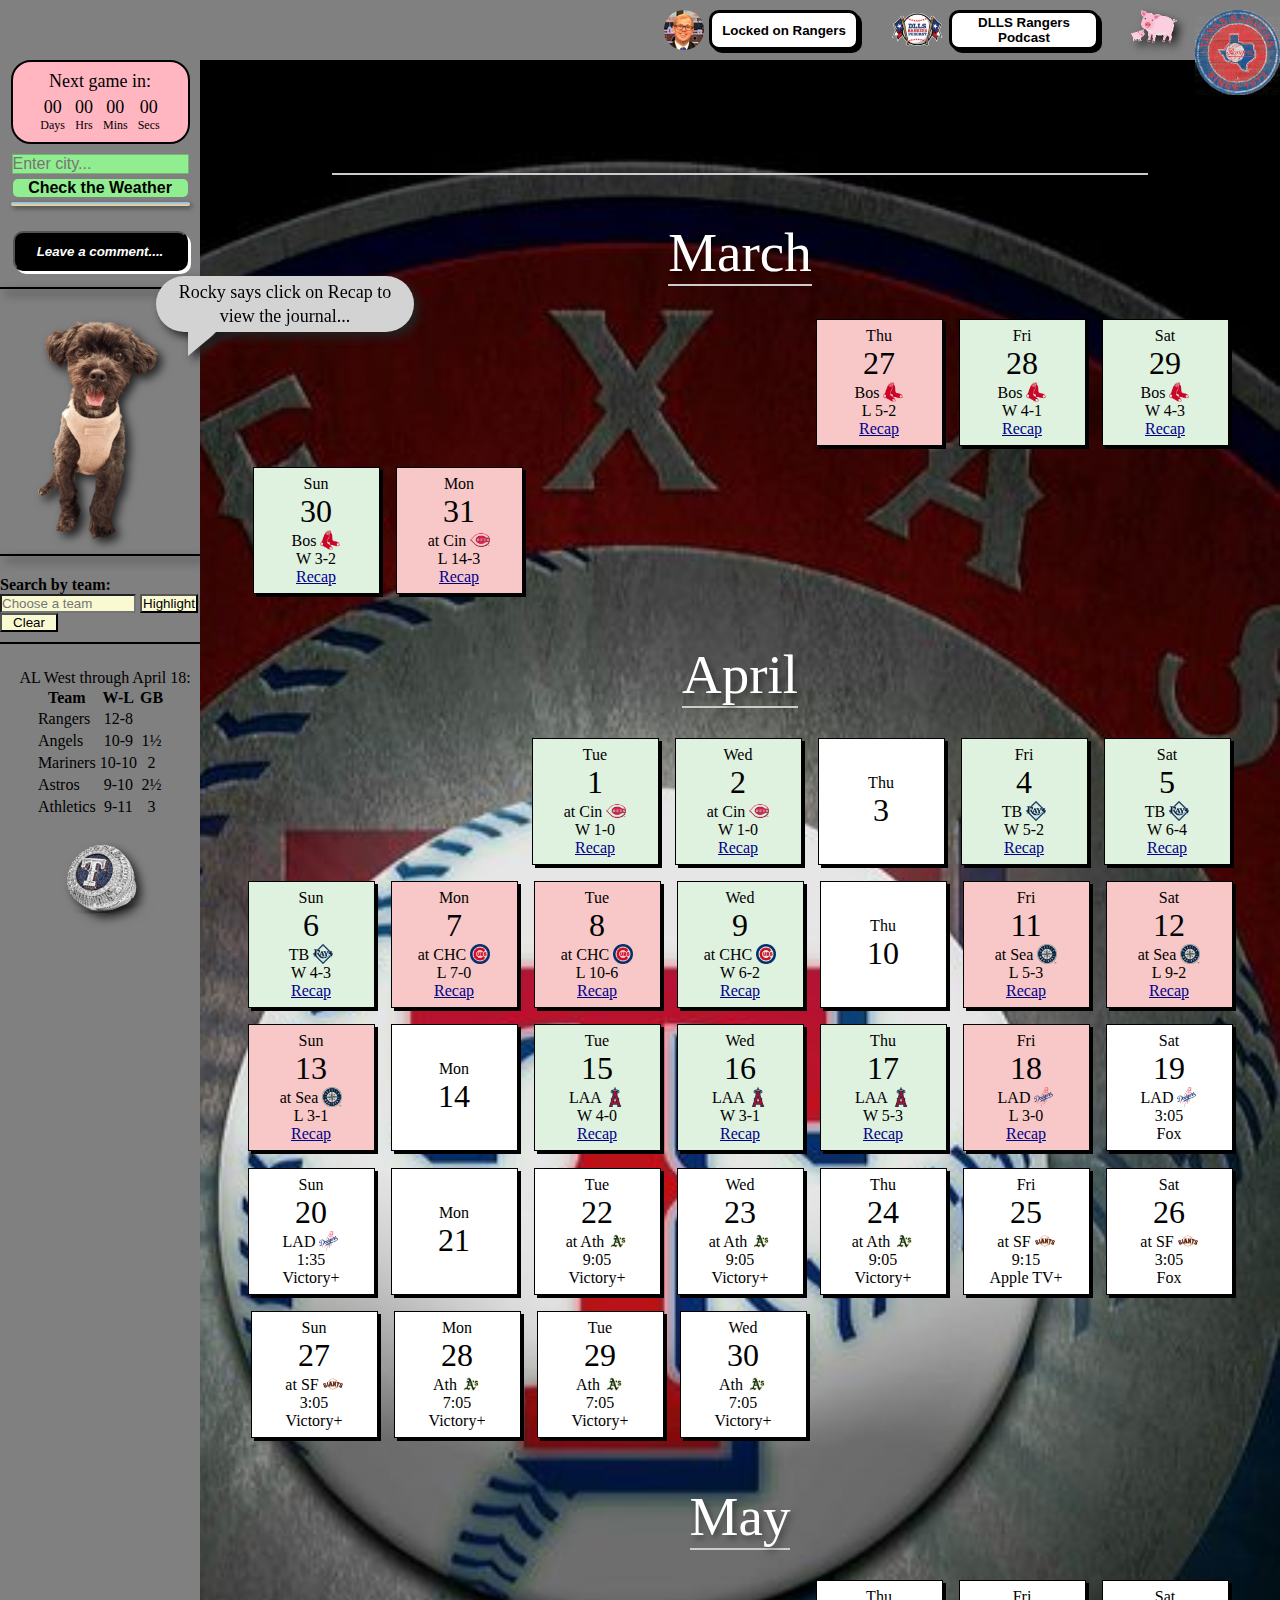
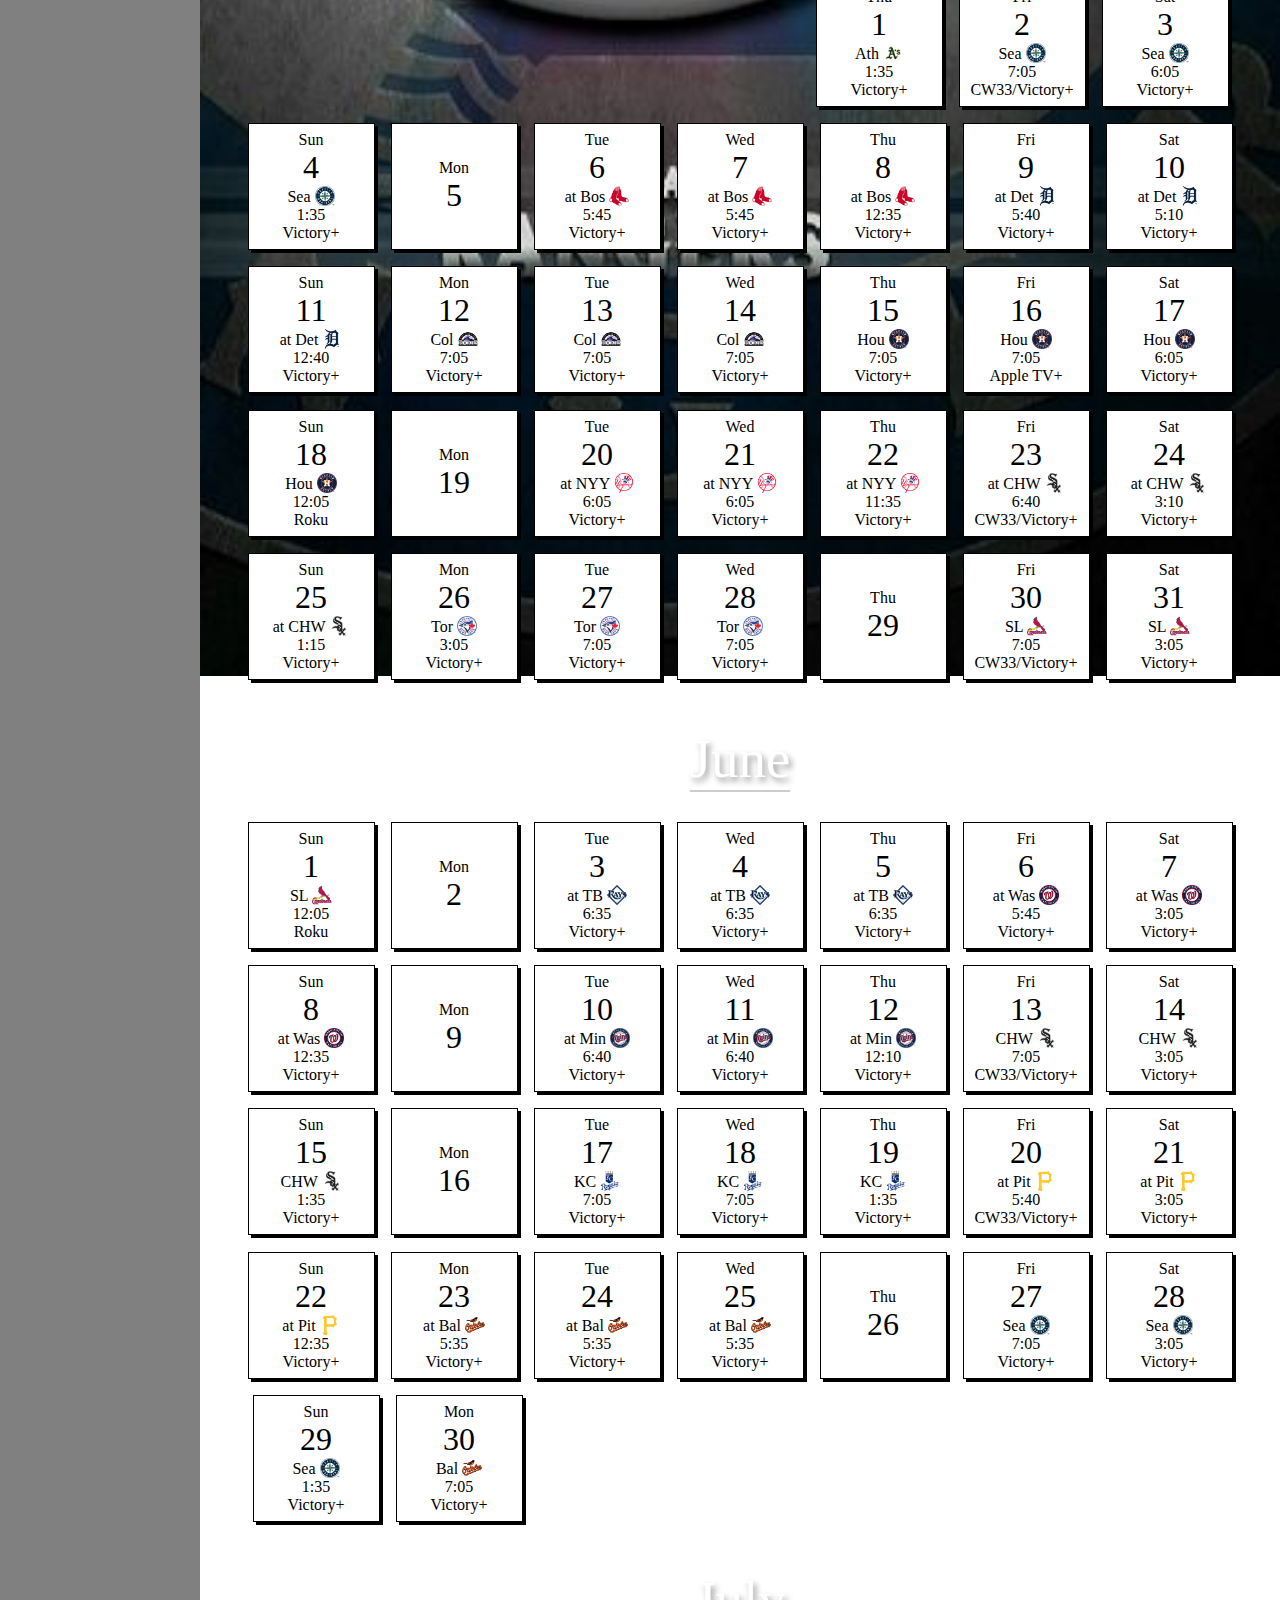
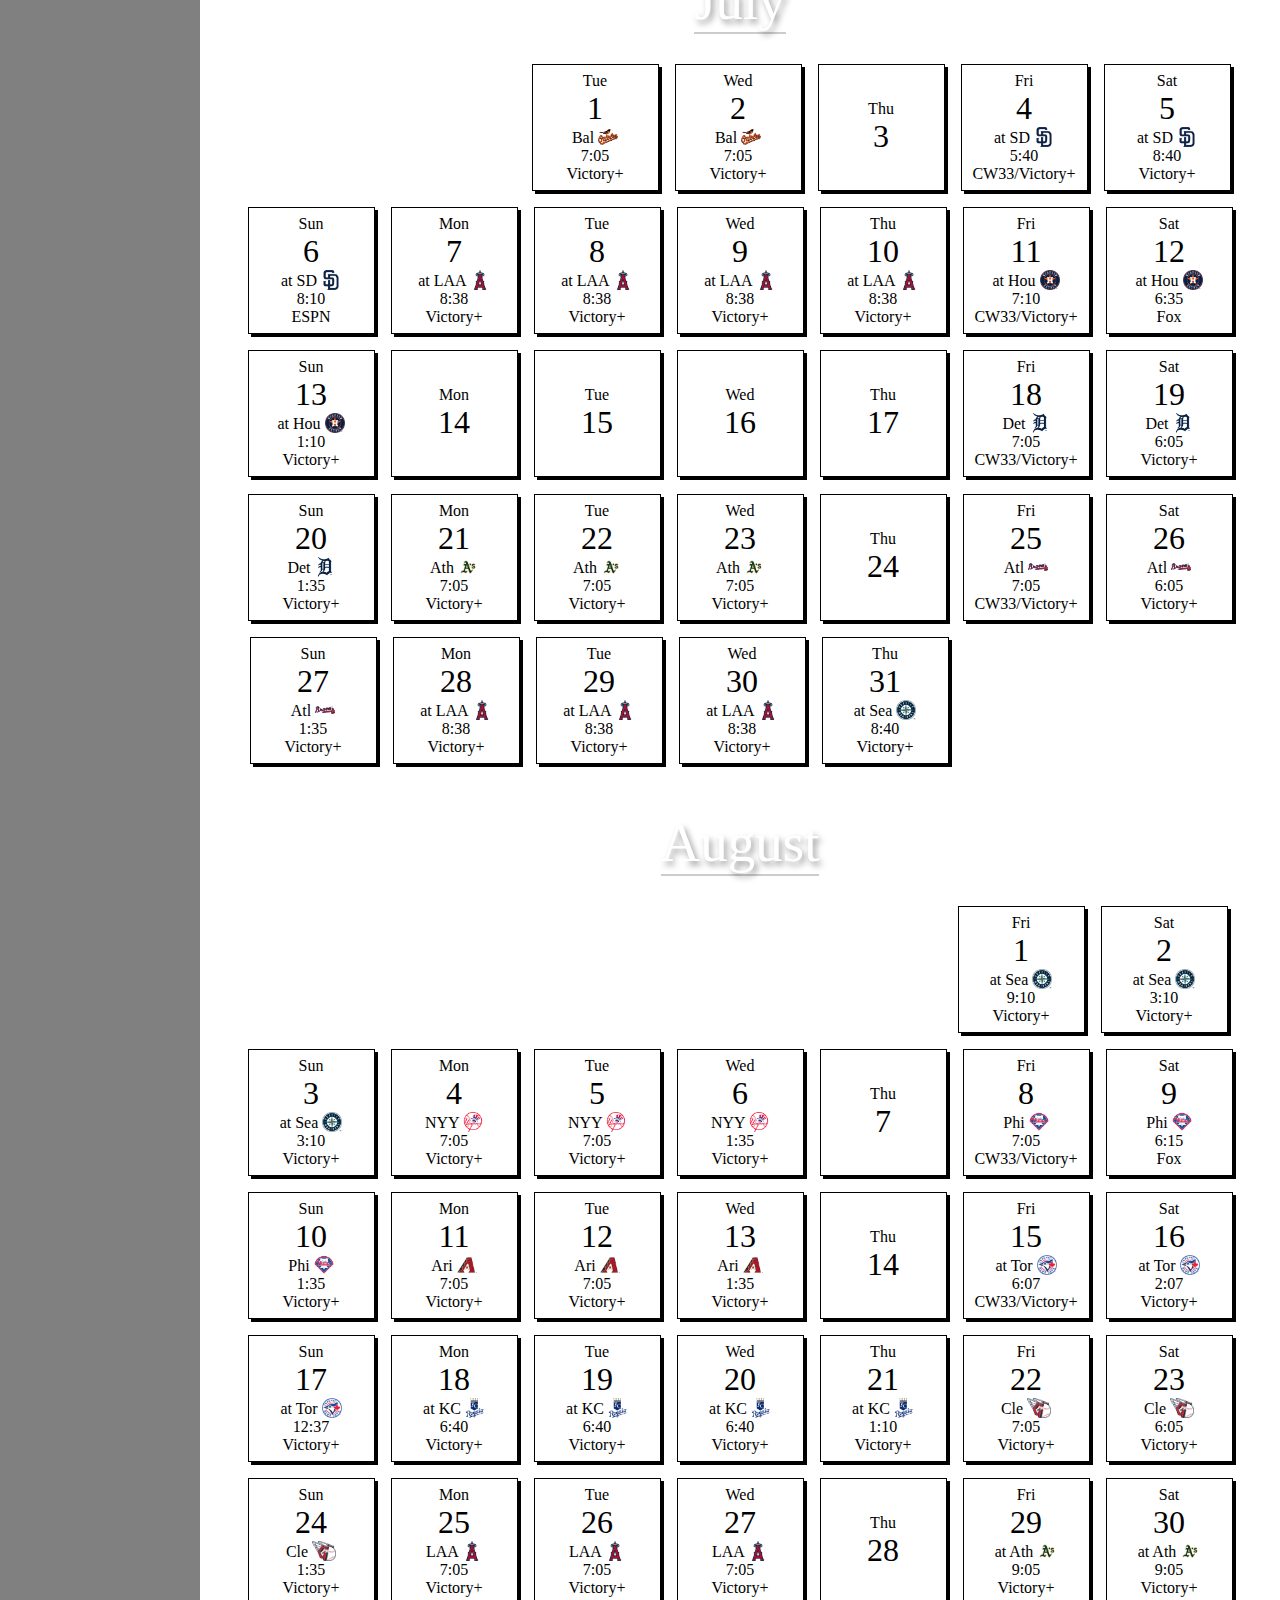
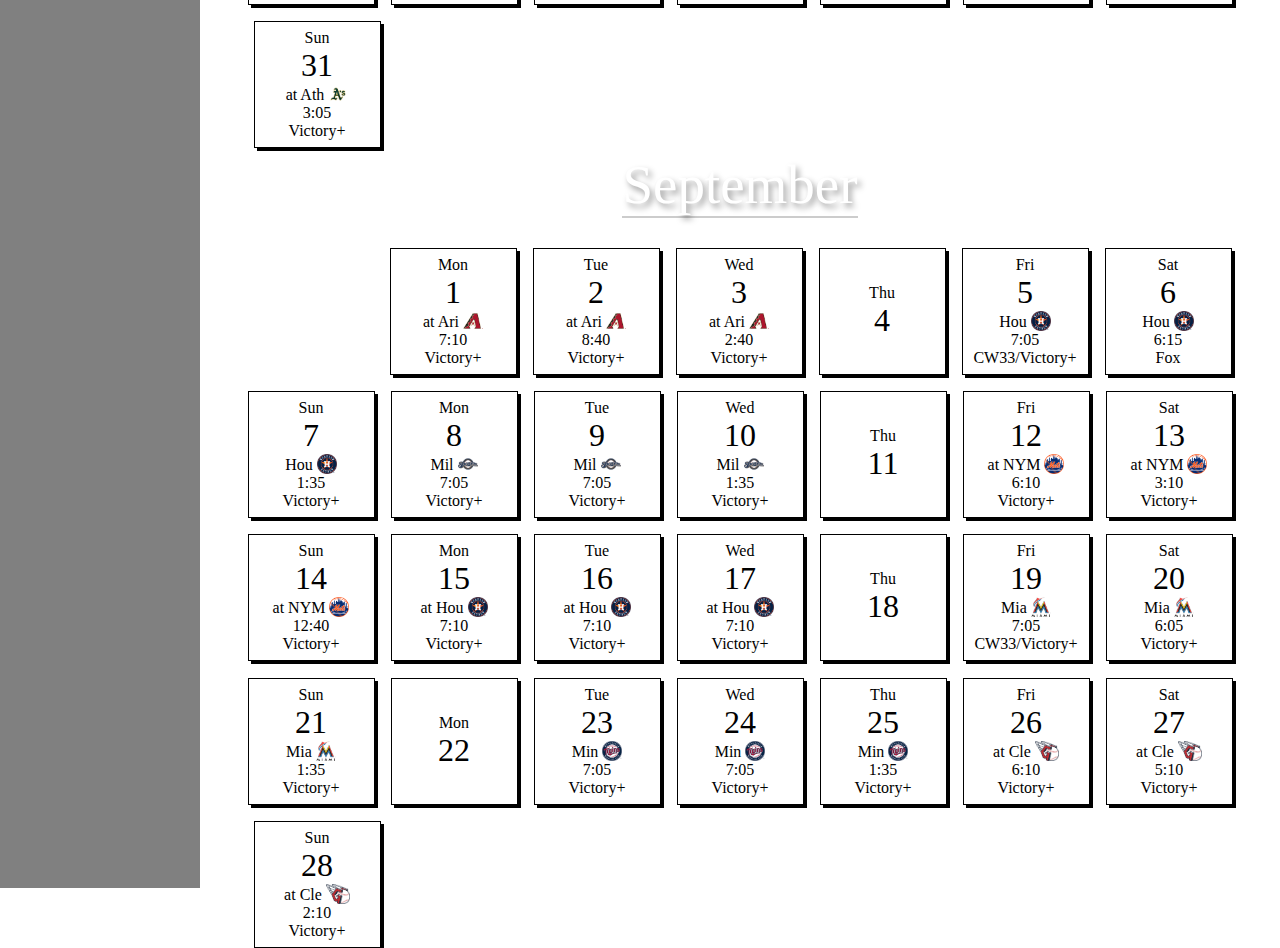
<file: index.html>
<!DOCTYPE html>
<html lang="en">
<head>
  <meta charset="UTF-8">
  <meta http-equiv="X-UA-Compatible" content="IE=edge">
  <meta name="viewport" content="width=device-width">
  <meta name="keywords" content = "Texas Rangers baseball">
  <meta name="description" content = "Texas Rangers Game Journal">
  <link rel="stylesheet" href="index.css">
  <title>Rangers Game Journal</title>

</head>

<!------------------------------------------ Google tag (gtag.js) -------------------------------------->
<script async src="https://www.googletagmanager.com/gtag/js?id=G-5HJ03WSVKP"></script>
<script>
  window.dataLayer = window.dataLayer || [];
  function gtag(){dataLayer.push(arguments);}
  gtag('js', new Date());

  gtag('config', 'G-5HJ03WSVKP');
</script>
<!------------------------------------------ Google tag (gtag.js) -------------------------------------->

<body>     <!--body is parent of aside and section-->

  <!---------------------------------------------Aside Element----------------------------------------->
  <aside>

    <div class="hero">
      <p class="timer-caption">Next game in:</p>
      <div class="timebox">
        <div class="time">
          <h2 id="days">00</h2>
          <p>Days</p>
        </div>
        <div class="time">
          <h2 id="hours">00</h2>
          <p>Hrs</p>
        </div>
        <div class="time">
          <h2 id="minutes">00</h2>
          <p>Mins</p>
        </div>
        <div class="time">
          <h2 id="seconds">00</h2>
          <p>Secs</p>
        </div>
      </div>
    </div>

    <form class="weatherForm">
      <input type="text" class="cityInput" placeholder="Enter city...">
      <button type="submit" class="weatherButton">Check the Weather</button>
    </form>

    <div class="weatherCard">
    </div>
  
    <button id="leave-a-comment" class="leave-a-comment"><em>Leave a comment....</em></button>

    <div class="bubble bubble-bottom-left">Rocky says click on Recap to view the journal...
    </div>

    <img class="rocky" src = "images/rocky.png" width="200px" height="265px">
    
    <form class="form">
      <label for="inputBoxValue"><strong>Search by team:</strong></label>
      <input type="text" list="teams" class="input-box" placeholder="Choose a team" id="inputBoxValue">
      <datalist id="teams">
        <option value='Ari'><option value='Ath'><option value='Atl'><option value='Bal'><option value='Bos'>
        <option value='CHC'><option value='CHW'><option value='Cin'><option value='Cle'><option value='Col'>
        <option value='Det'><option value='Hou'><option value='KC'><option value='LAA'><option value='LAD'>
        <option value='Mia'><option value='Mil'><option value='Min'><option value='NYM'><option value='NYY'>
        <option value='Phi'><option value='Pit'><option value='SD'><option value='Sea'><option value='SF'>
        <option value='SL'><option value='TB'><option value='Tor'><option value='Was'>    
      </datalist>
      <input type="button" value="Highlight" id="findButton" class="findButton">
      <input type="button" value="Clear" id="clearButton" class="clearButton" onclick ="unsearchForTeam(inputBoxValue.value)">
    </form>

    <div class="paragraph-in-sidebar">
      <p style="text-align:center">AL West through April 18:</p>
    </div>

    <table class="standings">
      <tr>
        <th>Team</th>
        <th>W-L</th>
        <th>GB</th>
      </tr>
      <tr>
        <td>Rangers</td>
        <td style="text-align:center">12-8</td>
        <td></td>
      </tr>
      <tr>
        <td>Angels</td>
        <td style="text-align:center">10-9</td>
        <td style="text-align:center">1&#189</td>
      </tr>
      <tr>
        <td>Mariners</td>
        <td style="text-align:center">10-10</td>
        <td style="text-align:center">2<!--&#189--></td>
      </tr>
      <tr>
        <td>Astros</td>
        <td style="text-align:center">9-10</td>
        <td style="text-align:center">2&#189</td>
      </tr>
      <tr>
        <td>Athletics</td>
        <td style="text-align:center">9-11</td>
        <td style="text-align:center">3<!--&#189--></td>
      </tr>
    </table>

    <img class="ws-ring-in-sidebar" src = "images/ws-ring.png" width = "125px" height = "70px">

  </aside>
  <!---^^^^^^^^^^^^^^^^^^^^^^^^^^^^^^^^^^^^^^^^^^^Aside Element^^^^^^^^^^^^^^^^^^^^^^^^^^^^^^^^^^^^^^^^^-->

  <!----------------------------------------------Section Element----------------------------------------->
  <section>     <!--section is parent of nav and main-->

    <!-----------------------------------------------Nav Element-- --------------------------------------->

    <nav>
      <input type="checkbox" id="sidebar-active">

      <label for="sidebar-active" class="open-sidebar-button"> <!--The label tag with the for attribute causes clicking the menu button to check the checkbox-->
        <img src="images/menu-icon-black.png" height="60px" width="60px"> <!--It's best to include image dimensions in the html tag-->
      </label> 

      <label id="overlay" for="sidebar-active">
      </label> <!--The label tag with the for attribute makes the entire page clickable to remove to check from the checkbox-->

      <div class="links-container">  <!--This div is the mobile sidebar-->
      
        <label for="sidebar-active" class="close-sidebar-button"> <!--The label tag causes clicking the X to uncheck the checkbox-->
          <img src="images/close-icon-black.png" height="60px" width="60px">
        </label>

        <img class="brice-image" src = "images/brice.jpg" width="40px" height="40px">

        <button id="locked-on-rangers" class="locked-on-rangers-button">Locked on Rangers</button>

        <img class="dlls-podcast-image" src = "images/dlls-podcast-image.png" width="55px" height="55px">

        <button id="dlls" class="dlls-button">DLLS Rangers Podcast</button>

        <img class="mother-pig-in-nav" src = "images/motherpig.png" width="50px" height="50px">

        <img class="rangers-logo" src = "images/logo.gif" width = "85px" height = "85px">

      </div>
    
    </nav>
     <!--^^^^^^^^^^^^^^^^^^^^^^^^^^^^^^^^^^^^^^^^^^^^^Nav Element^^^^^^^^^^^^^^^^^^^^^^^^^^^^^^^^^^^^^^^^^-->
    
     <!----------------------------------------------Main Element------------------------------------------->
    <main id="search"> <!--id added for search box-->

      <!--<h1 class="title">Texas Rangers Game Journal 2025</h1>-->
      <h1>
        <div class="animate seven" animation-name:leftRight>
          <span>T</span><span>e</span><span>x</span><span>a</span><span>s<span>&nbsp;<span>R</span><span>a</span><span>n</span><span>g</span><span>e</span><span>r</span><span>s</span>&nbsp;<span>G</span><span>a</span><span>m</span><span>e</span>&nbsp;<span>J</span><span>o</span><span>u</span><span>r</span><span>n</span><span>a</span><span>l</span>&nbsp;<span>2</span><span>0</span><span>2</span><span>5</span><span></span><span></span><span></span><span></span><span><span><span></span>
        </div>
      </h1>


      <p class = "name-of-month">March</p>

      <div class = "two-week-month"></div>
  
      <p class = "name-of-month">April</p>
      
      <div class = "apr"></div>
      
      <p class = "name-of-month">May</p>
        
      <div class = "may"></div>
        
      <p class = "name-of-month">June</p>
        
      <div class = "jun"></div>
  
      <p class = "name-of-month">July</p>
        
      <div class = "jul"></div>
  
      <p class = "name-of-month">August</p>
        
      <div class = "six-week-month"></div>
  
      <p class = "name-of-month">September</p>
        
      <div class = "sep"></div>
    </main>
    
  </section>

<script src = "index.js">
     
</script>

</body>
</html>
</file>
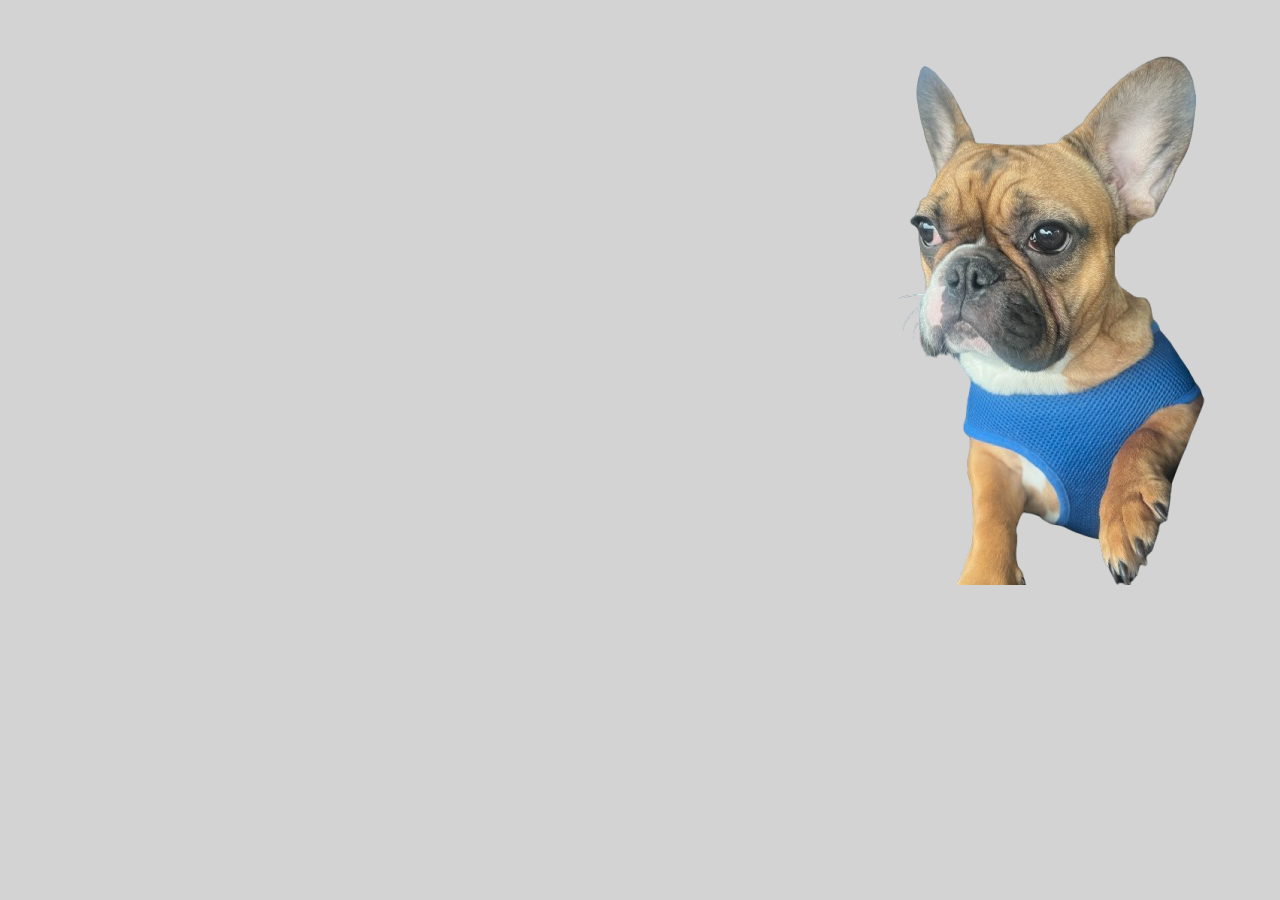
<file: commentbox.html>
<!DOCTYPE html>
<html lang="en">
<head>
  <meta charset="UTF-8">
  <meta name="viewport" content="width=device-width">
  <title>Comment Page</title>
  
  <style>
    body {
      background-color: lightgray;
      display: flex;
    }
    #HCB_comment_box #hcb_form_name {
      background-color: lightyellow;
    }
    /*#HCB_comment_box .submit {
      background:none;
      background-color:green;
      border:1px solid darkgreen;
      color: blue;
    }*/
    #HCB_comment_box {
      width: 500px;
      /*background-color: rgb(199,230,248);*/
      background-color: lightgray;
      margin-left: auto;
      margin-right: auto;
    }
    #HCB_comment_box #hcb_form_content {
      width: 400px;
      resize: none;
      background-color: lightyellow;
    }
    .home-desc {
      display: none;
    }
    .hcb-icon {
      display:none;
    }
  </style>
</head>
<body>

<div id="HCB_comment_box">
  <!--<a href="http://www.htmlcommentbox.com">Comment Form</a>
  is loading comments...-->
</div>

<link rel="stylesheet" href="https://www.htmlcommentbox.com/static/skins/bootstrap/twitter-bootstrap.css?v=0" />

<script id="hcb">if(!window.hcb_user){hcb_user={};} (function(){var s=document.createElement("script"), l=hcb_user.PAGE || (""+window.location).replace(/'/g,"%27"), h="https://www.htmlcommentbox.com";s.setAttribute("type","text/javascript");s.setAttribute("src", h+"/jread?page="+encodeURIComponent(l).replace("+","%2B")+"&mod=%241%24wq1rdBcg%24mBM6tWcK.dIW8mmQRRLyC."+"&opts=16798&num=10&ts=1743023181018");if (typeof s!="undefined") document.getElementsByTagName("head")[0].appendChild(s);})();</script>

<img src="images/penny.png" class="penny" width="433" height="577">

</body>
</html>
</file>
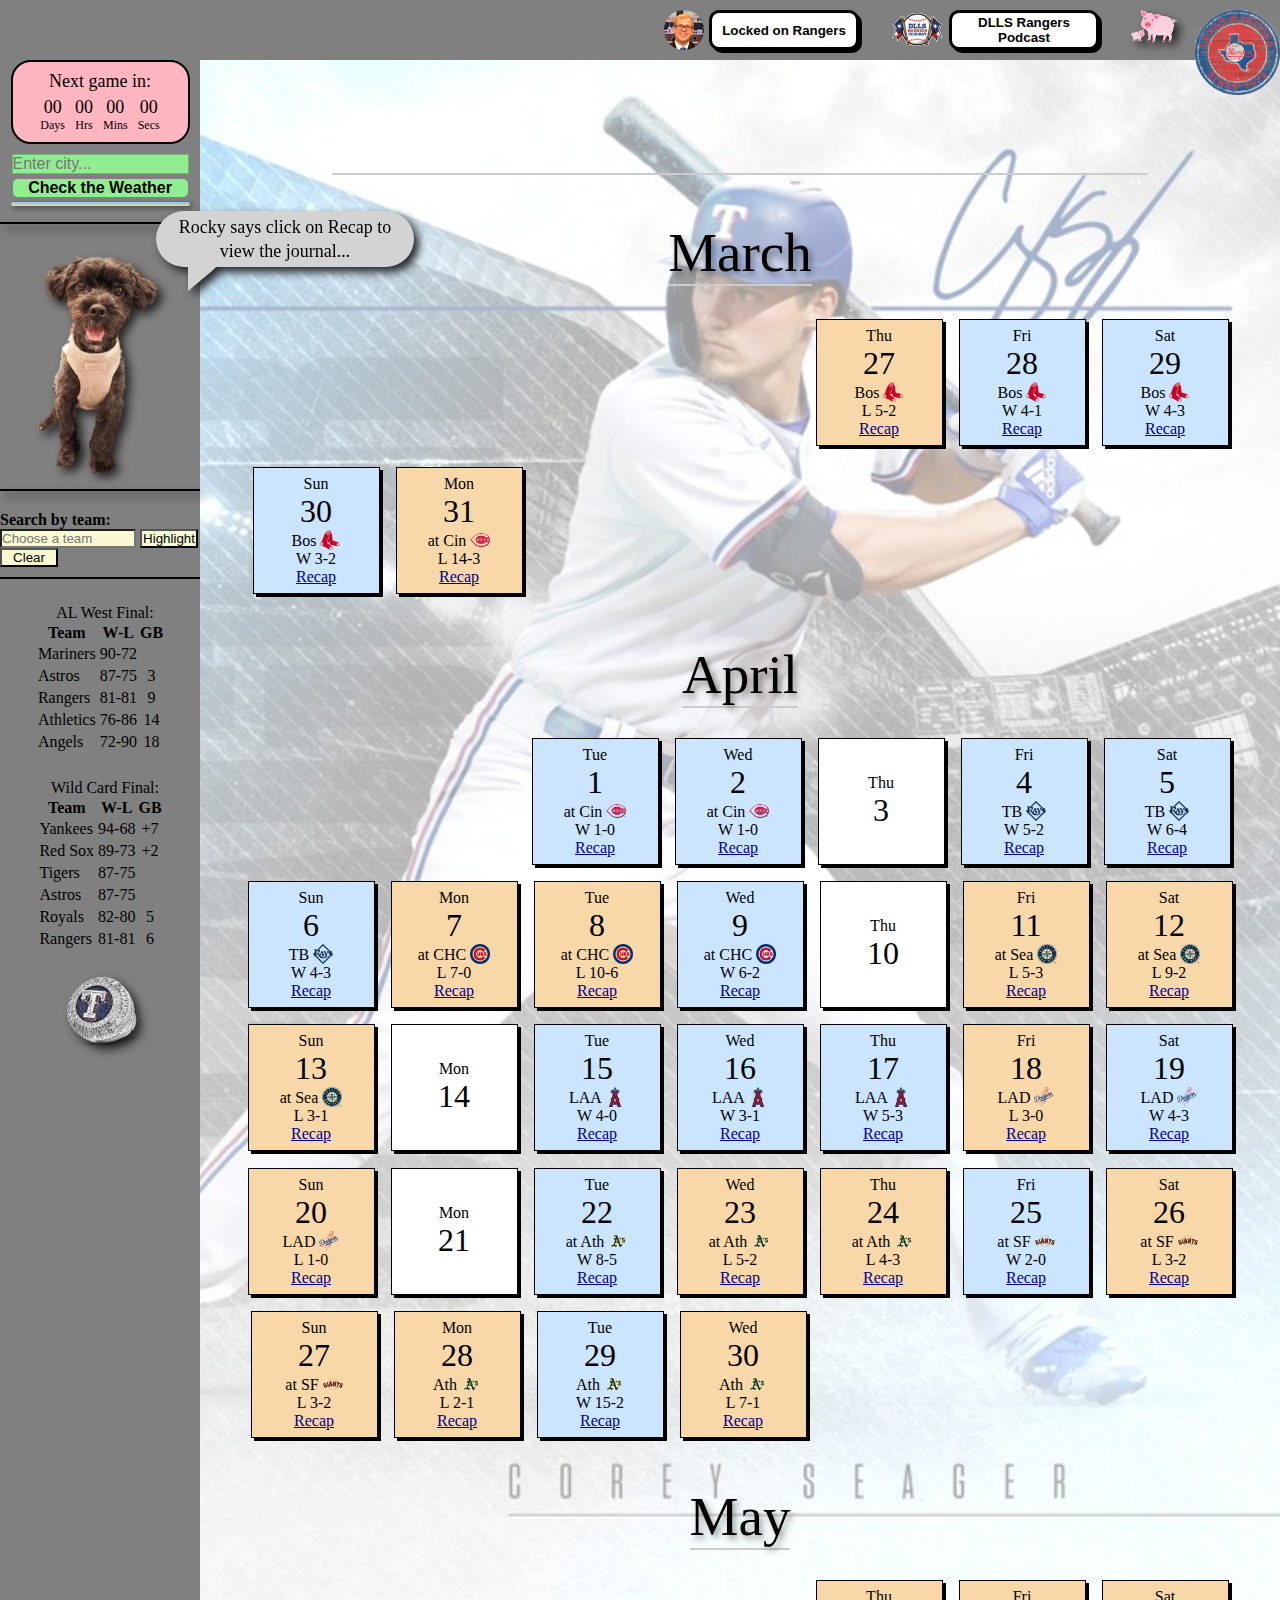
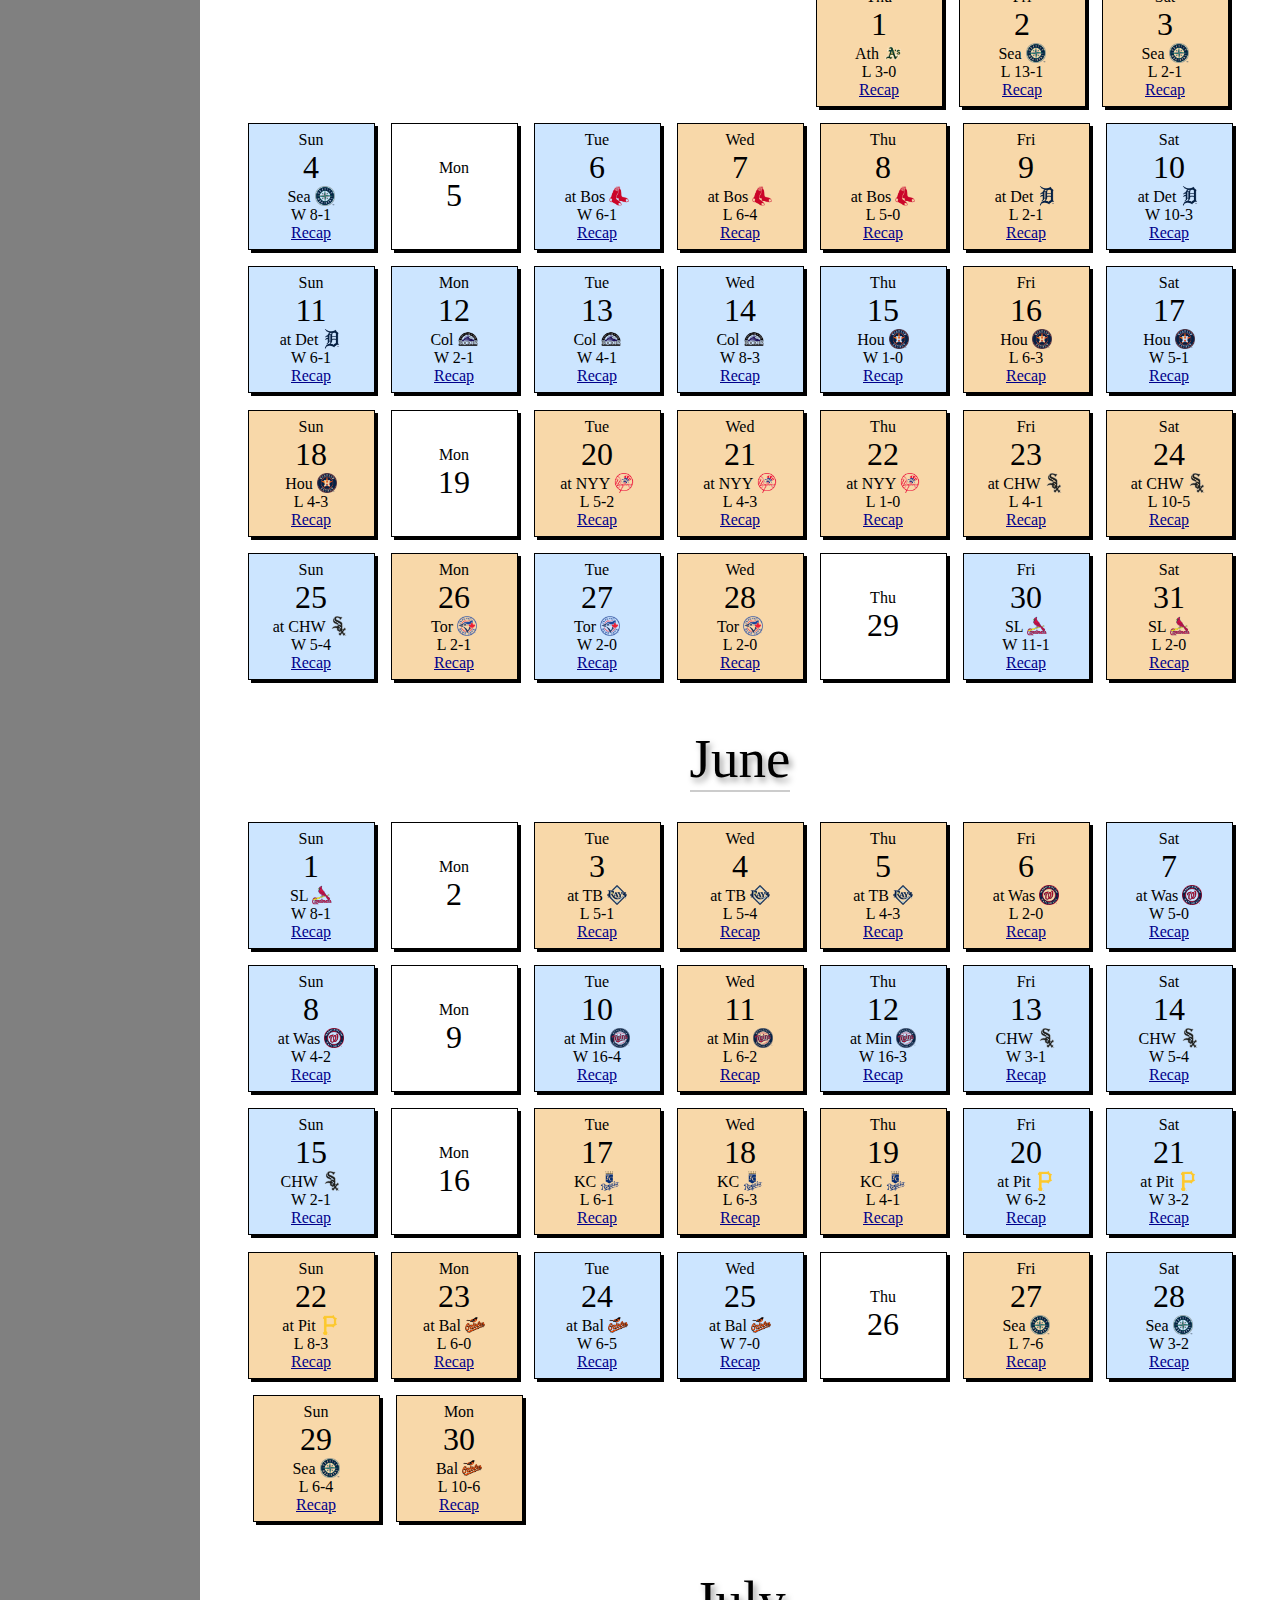
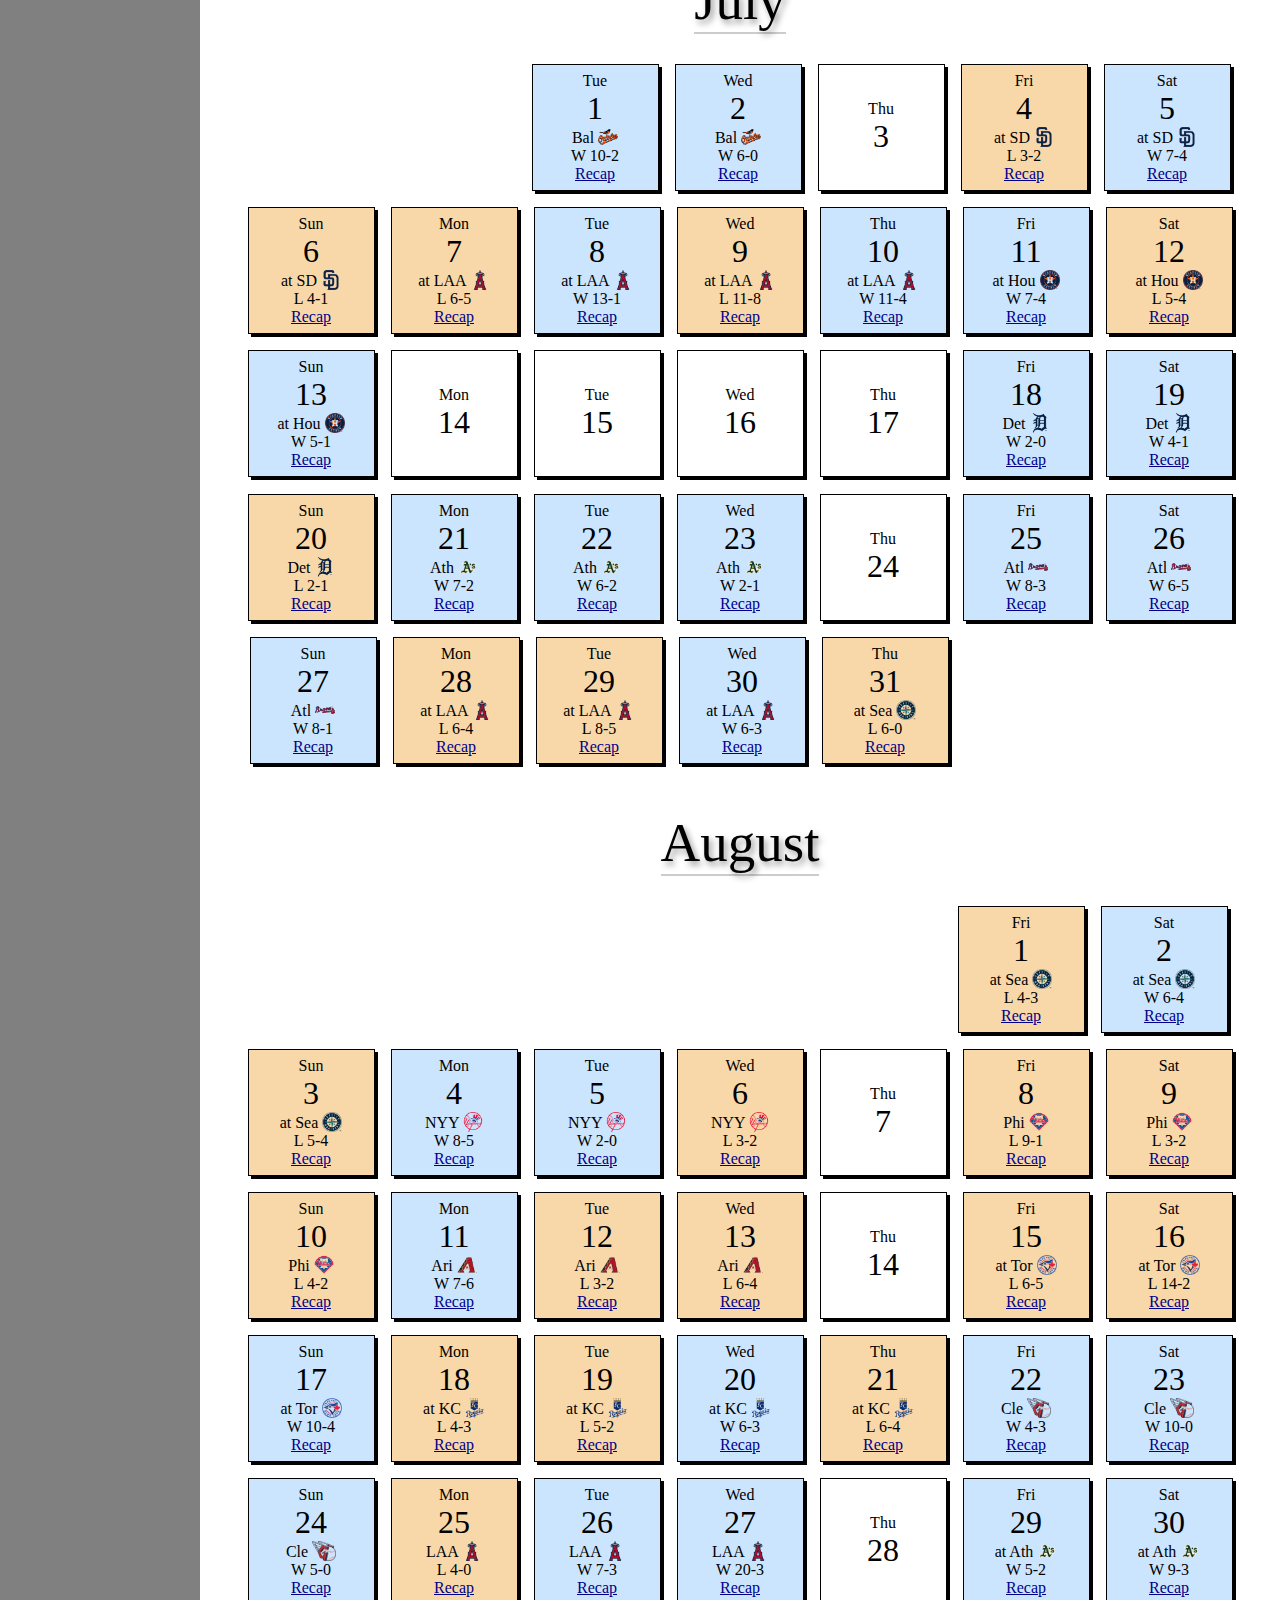
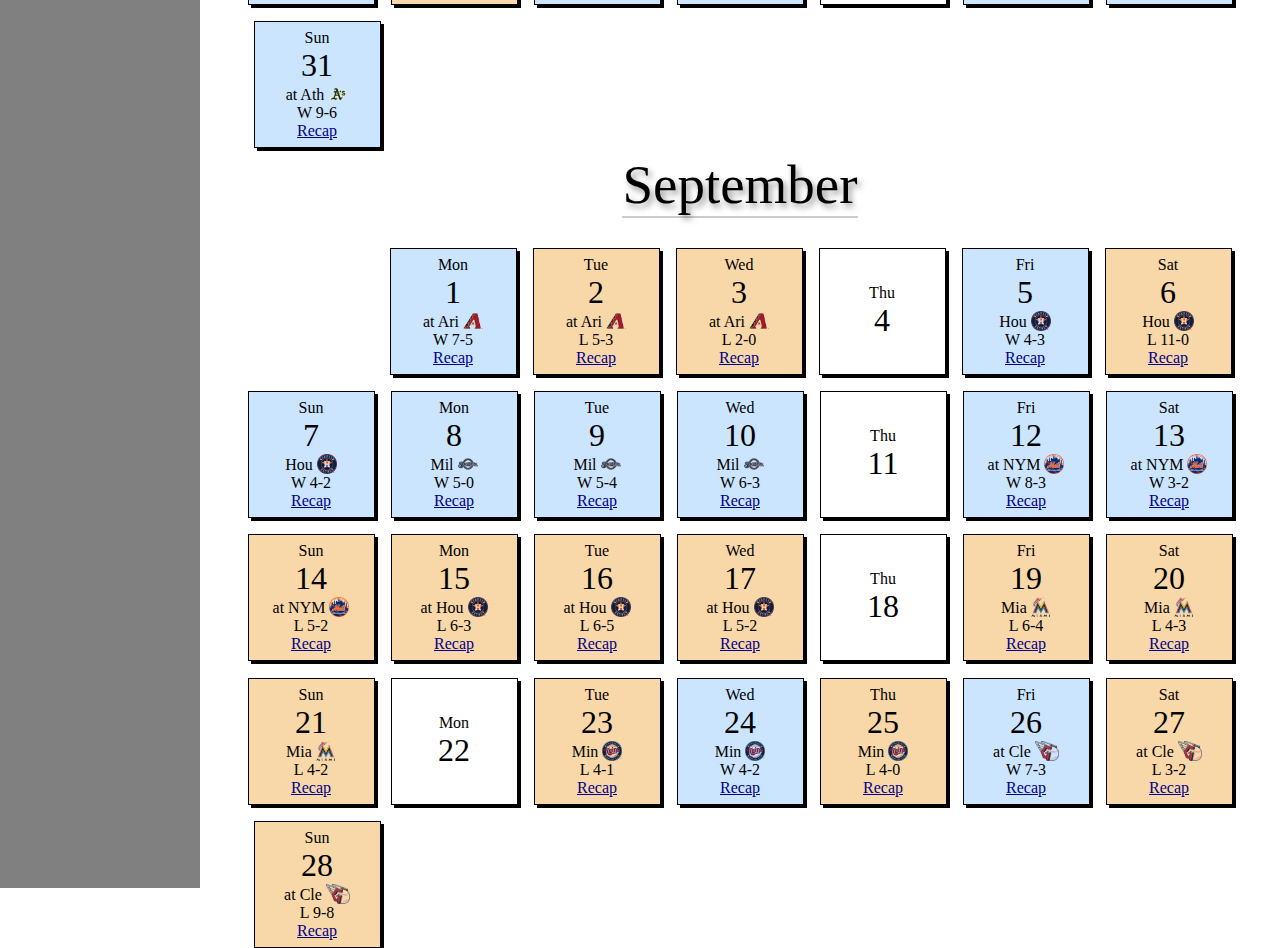
<file: index - 2025.html>
<!DOCTYPE html>
<html lang="en">
<head>
  <meta charset="UTF-8">
  <meta http-equiv="X-UA-Compatible" content="IE=edge">
  <meta name="viewport" content="width=device-width">
  <meta name="keywords" content = "Texas Rangers baseball">
  <meta name="description" content = "Texas Rangers Game Journal">
  <link rel="stylesheet" href="index - 2025.css">
  <title>Rangers Game Journal</title>

</head>

<!------------------------------------------ Google tag (gtag.js) -------------------------------------->
<script async src="https://www.googletagmanager.com/gtag/js?id=G-5HJ03WSVKP"></script>
<script>
  window.dataLayer = window.dataLayer || [];
  function gtag(){dataLayer.push(arguments);}
  gtag('js', new Date());

  gtag('config', 'G-5HJ03WSVKP');
</script>
<!------------------------------------------ Google tag (gtag.js) -------------------------------------->

<body>     <!--body is parent of aside and section-->

  <!---------------------------------------------Aside Element----------------------------------------->
  <aside>

    <div class="hero">
      <p class="timer-caption">Next game in:</p>
      <div class="timebox">
        <div class="time">
          <h2 id="days">00</h2>
          <p>Days</p>
        </div>
        <div class="time">
          <h2 id="hours">00</h2>
          <p>Hrs</p>
        </div>
        <div class="time">
          <h2 id="minutes">00</h2>
          <p>Mins</p>
        </div>
        <div class="time">
          <h2 id="seconds">00</h2>
          <p>Secs</p>
        </div>
      </div>
    </div>

    <form class="weatherForm">
      <input type="text" class="cityInput" placeholder="Enter city...">
      <button type="submit" class="weatherButton">Check the Weather</button>
    </form>

    <div class="weatherCard">
    </div>
  <!--  I HID THE COMMENT BUTTON HERE
    <button id="leave-a-comment" class="leave-a-comment"><em>Leave a comment....</em></button>
  -->
    <div class="bubble bubble-bottom-left">Rocky says click on Recap to view the journal...
    </div>

    <img class="rocky" src = "images/rocky.png" width="200px" height="265px">
    
    <form class="form">
      <label for="inputBoxValue"><strong>Search by team:</strong></label>
      <input type="text" list="teams" class="input-box" placeholder="Choose a team" id="inputBoxValue">
      <datalist id="teams">
        <option value='Ari'><option value='Ath'><option value='Atl'><option value='Bal'><option value='Bos'>
        <option value='CHC'><option value='CHW'><option value='Cin'><option value='Cle'><option value='Col'>
        <option value='Det'><option value='Hou'><option value='KC'><option value='LAA'><option value='LAD'>
        <option value='Mia'><option value='Mil'><option value='Min'><option value='NYM'><option value='NYY'>
        <option value='Phi'><option value='Pit'><option value='SD'><option value='Sea'><option value='SF'>
        <option value='SL'><option value='TB'><option value='Tor'><option value='Was'>    
      </datalist>
      <input type="button" value="Highlight" id="findButton" class="findButton">
      <input type="button" value="Clear" id="clearButton" class="clearButton" onclick ="unsearchForTeam(inputBoxValue.value)">
    </form>

    <div class="paragraph-in-sidebar">
      <p style="text-align:center">AL West Final:</p>
    </div>

    <table class="standings">
      <tr>
        <th>Team</th>
        <th>W-L</th>
        <th>GB</th>
      </tr>
      <tr>
        <td>Mariners</td>
        <td style="text-align:center">90-72</td>
        <td style="text-align:center"><!--&#189--></td>
      </tr>
      <tr>
        <td>Astros</td>
        <td style="text-align:center">87-75</td>
        <td style="text-align:center">3<!--&#189--></td>
      </tr>
      <tr>
        <td>Rangers</td>
        <td style="text-align:center">81-81</td>
        <td style="text-align:center">9<!--&#189--></td>
      </tr>
      <tr>
        <td>Athletics</td>
        <td style="text-align:center">76-86</td>
        <td style="text-align:center">14<!--&#189--></td>
      </tr>
      <tr>
        <td>Angels</td>
        <td style="text-align:center">72-90</td>
        <td style="text-align:center">18<!--&#189--></td>
      </tr>
    </table>
    
    <div class="paragraph-in-sidebar">
      <p style="text-align:center">Wild Card Final:</p>
    </div>

    <table class="standings">
      <tr>
        <th>Team</th>
        <th>W-L</th>
        <th>GB</th>
      </tr>
      <tr>
        <td>Yankees</td>
        <td style="text-align:center">94-68</td>
        <td style="text-align:center">+7<!--&#189--></td>
      </tr>
      <tr>
        <td>Red Sox</td>
        <td style="text-align:center">89-73</td>
        <td style="text-align:center">+2<!--&#189--></td>
      </tr>
      <tr>
        <td>Tigers</td>
        <td style="text-align:center">87-75</td>
      </tr>
      <tr>
        <td>Astros</td>
        <td style="text-align:center">87-75</td>
      </tr>      
      <tr>
        <td>Royals</td>
        <td style="text-align:center">82-80</td>
        <td style="text-align:center">5<!--&#189--></td>
      </tr>
      <tr>
        <td>Rangers</td>
        <td style="text-align:center">81-81</td>
        <td style="text-align:center">6<!--&#189--></td>
      </tr>
    </table>
  
    <img class="ws-ring-in-sidebar" src = "images/ws-ring.png" width = "125px" height = "70px">

  </aside>
  <!---^^^^^^^^^^^^^^^^^^^^^^^^^^^^^^^^^^^^^^^^^^^Aside Element^^^^^^^^^^^^^^^^^^^^^^^^^^^^^^^^^^^^^^^^^-->

  <!----------------------------------------------Section Element----------------------------------------->
  <section>     <!--section is parent of nav and main-->

    <!-----------------------------------------------Nav Element-- --------------------------------------->

    <nav>
      <input type="checkbox" id="sidebar-active">

      <label for="sidebar-active" class="open-sidebar-button"> <!--The label tag with the for attribute causes clicking the menu button to check the checkbox-->
        <img src="images/menu-icon-black.png" height="60px" width="60px"> <!--It's best to include image dimensions in the html tag-->
      </label> 

      <label id="overlay" for="sidebar-active">
      </label> <!--The label tag with the for attribute makes the entire page clickable to remove to check from the checkbox-->

      <div class="links-container">  <!--This div is the mobile sidebar-->
      
        <label for="sidebar-active" class="close-sidebar-button"> <!--The label tag causes clicking the X to uncheck the checkbox-->
          <img src="images/close-icon-black.png" height="60px" width="60px">
        </label>

        <img class="brice-image" src = "images/brice.jpg" width="40px" height="40px">

        <button id="locked-on-rangers" class="locked-on-rangers-button">Locked on Rangers</button>

        <img class="dlls-podcast-image" src = "images/dlls-podcast-image.png" width="55px" height="55px">

        <button id="dlls" class="dlls-button">DLLS Rangers Podcast</button>

        <img class="mother-pig-in-nav" src = "images/motherpig.png" width="50px" height="50px">

        <img class="rangers-logo" src = "images/logo.gif" width = "85px" height = "85px">

      </div>
    
    </nav>
     <!--^^^^^^^^^^^^^^^^^^^^^^^^^^^^^^^^^^^^^^^^^^^^^Nav Element^^^^^^^^^^^^^^^^^^^^^^^^^^^^^^^^^^^^^^^^^-->
    
     <!----------------------------------------------Main Element------------------------------------------->
    <main id="search"> <!--id added for search box-->

      <!--<h1 class="title">Texas Rangers Game Journal 2025</h1>-->
      <h1>
        <div class="animate seven" animation-name:leftRight>
          <span>T</span><span>e</span><span>x</span><span>a</span><span>s<span>&nbsp;<span>R</span><span>a</span><span>n</span><span>g</span><span>e</span><span>r</span><span>s</span>&nbsp;<span>G</span><span>a</span><span>m</span><span>e</span>&nbsp;<span>J</span><span>o</span><span>u</span><span>r</span><span>n</span><span>a</span><span>l</span>&nbsp;<span>2</span><span>0</span><span>2</span><span>5</span><span></span><span></span><span></span><span></span><span><span><span></span>
        </div>
      </h1>


      <p class = "name-of-month">March</p>

      <div class = "two-week-month"></div>
  
      <p class = "name-of-month">April</p>
      
      <div class = "apr"></div>
      
      <p class = "name-of-month">May</p>
        
      <div class = "may"></div>
        
      <p class = "name-of-month">June</p>
        
      <div class = "jun"></div>
  
      <p class = "name-of-month">July</p>
        
      <div class = "jul"></div>
  
      <p class = "name-of-month">August</p>
        
      <div class = "six-week-month"></div>
  
      <p class = "name-of-month">September</p>
        
      <div class = "sep"></div>
    </main>
    
  </section>

<script src = "index - 2025.js">
     
</script>

</body>
</html>
</file>
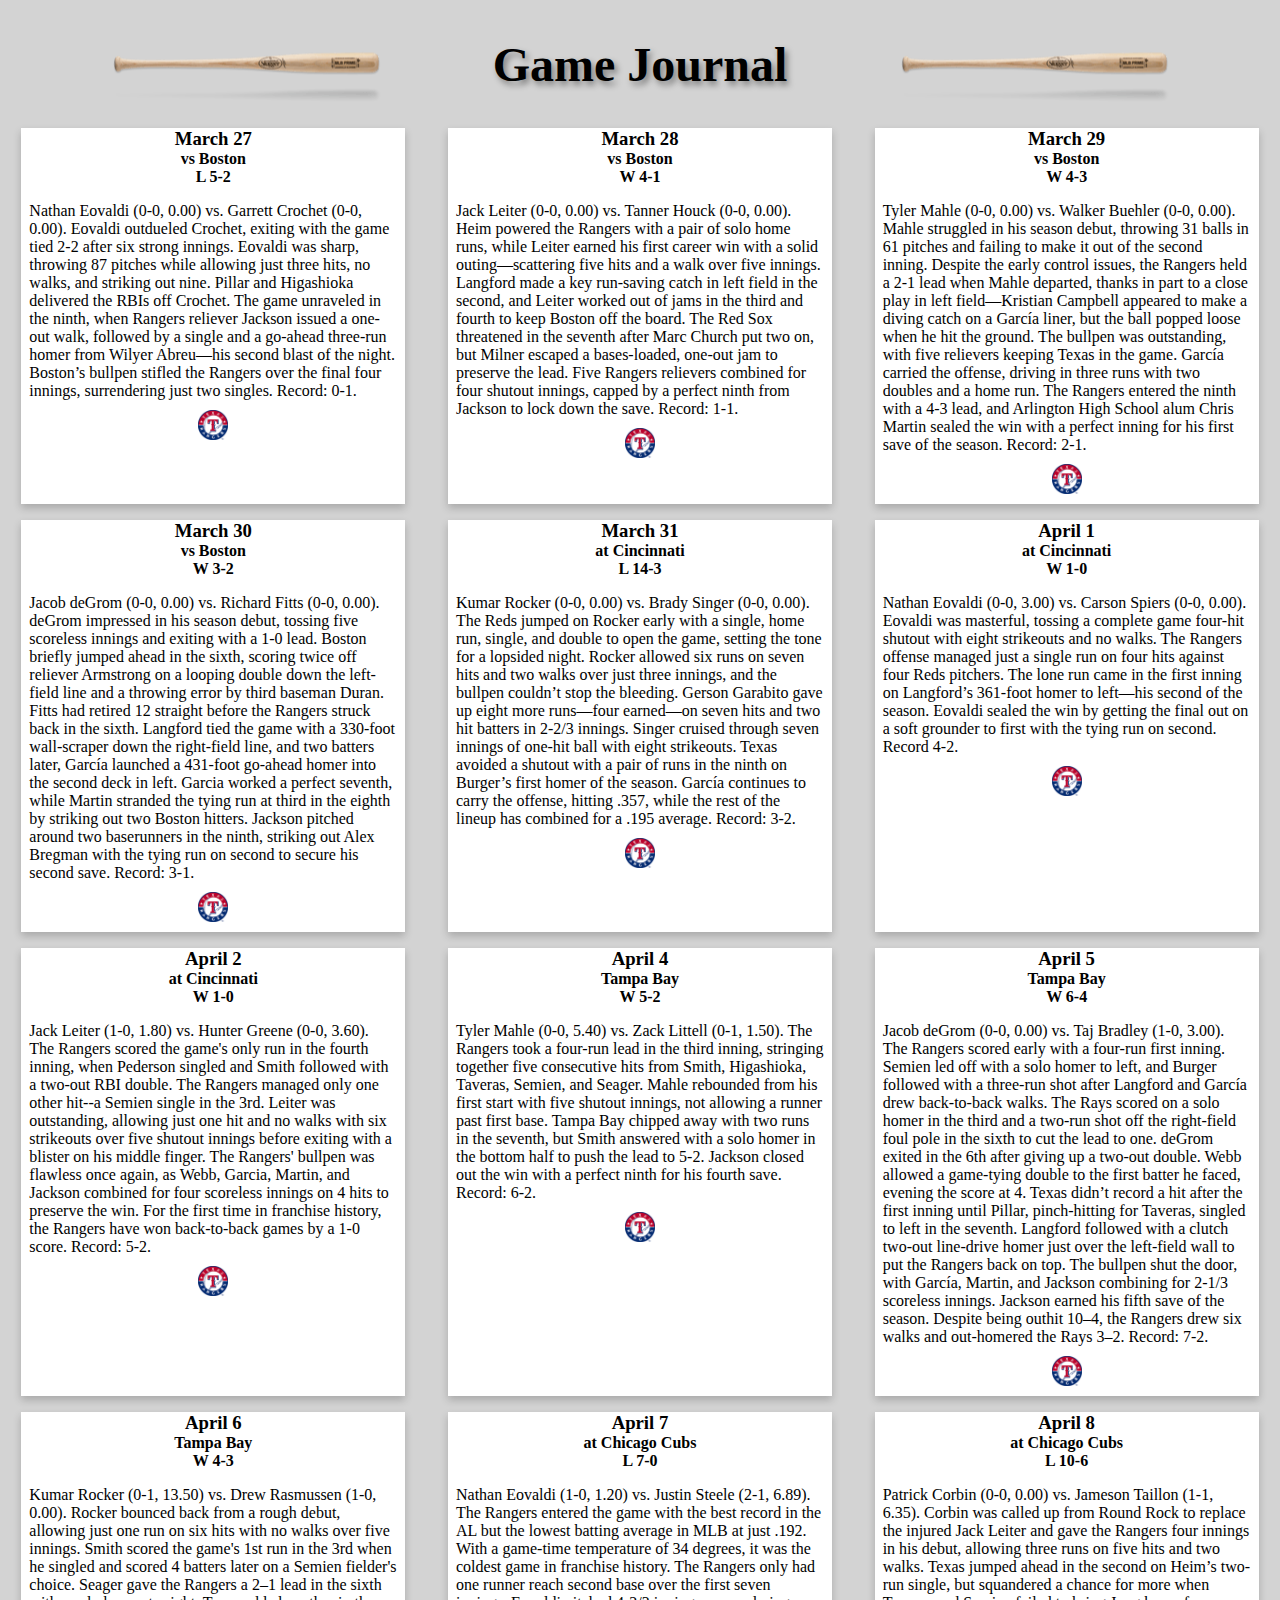
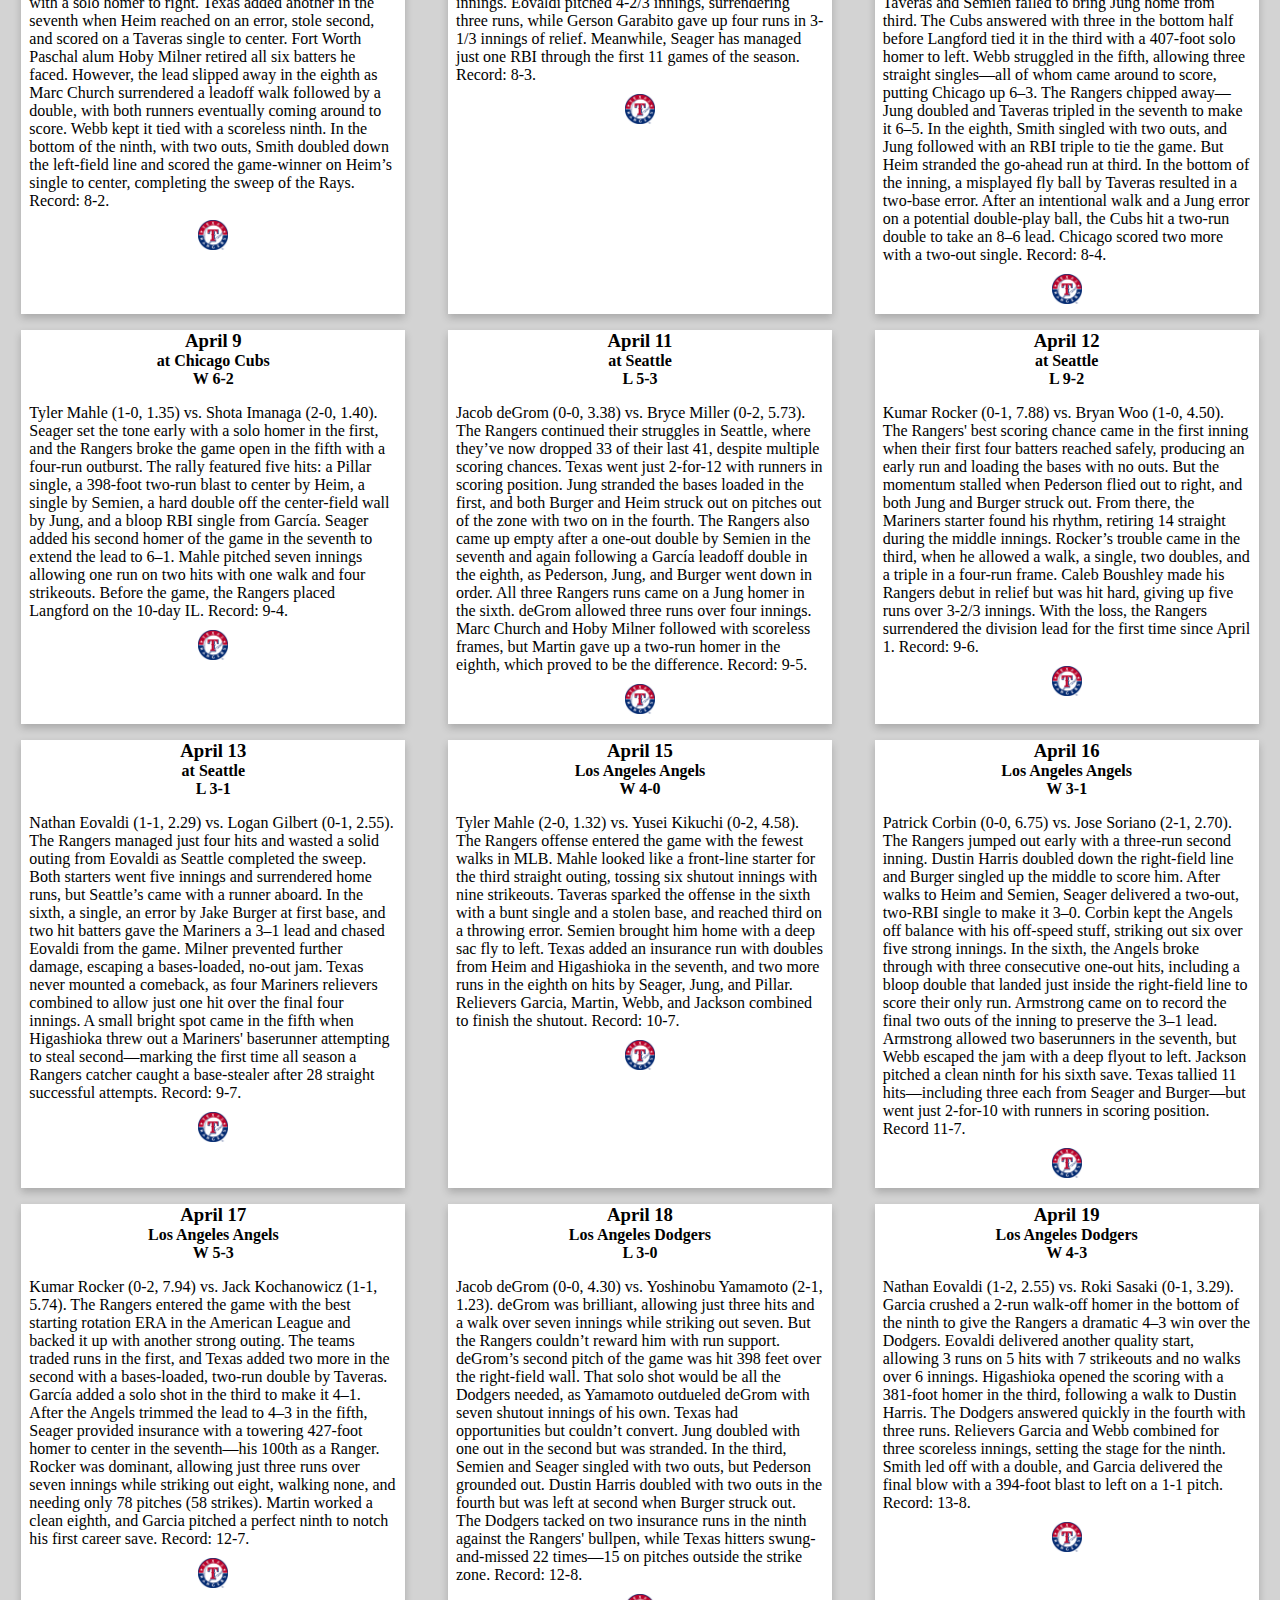
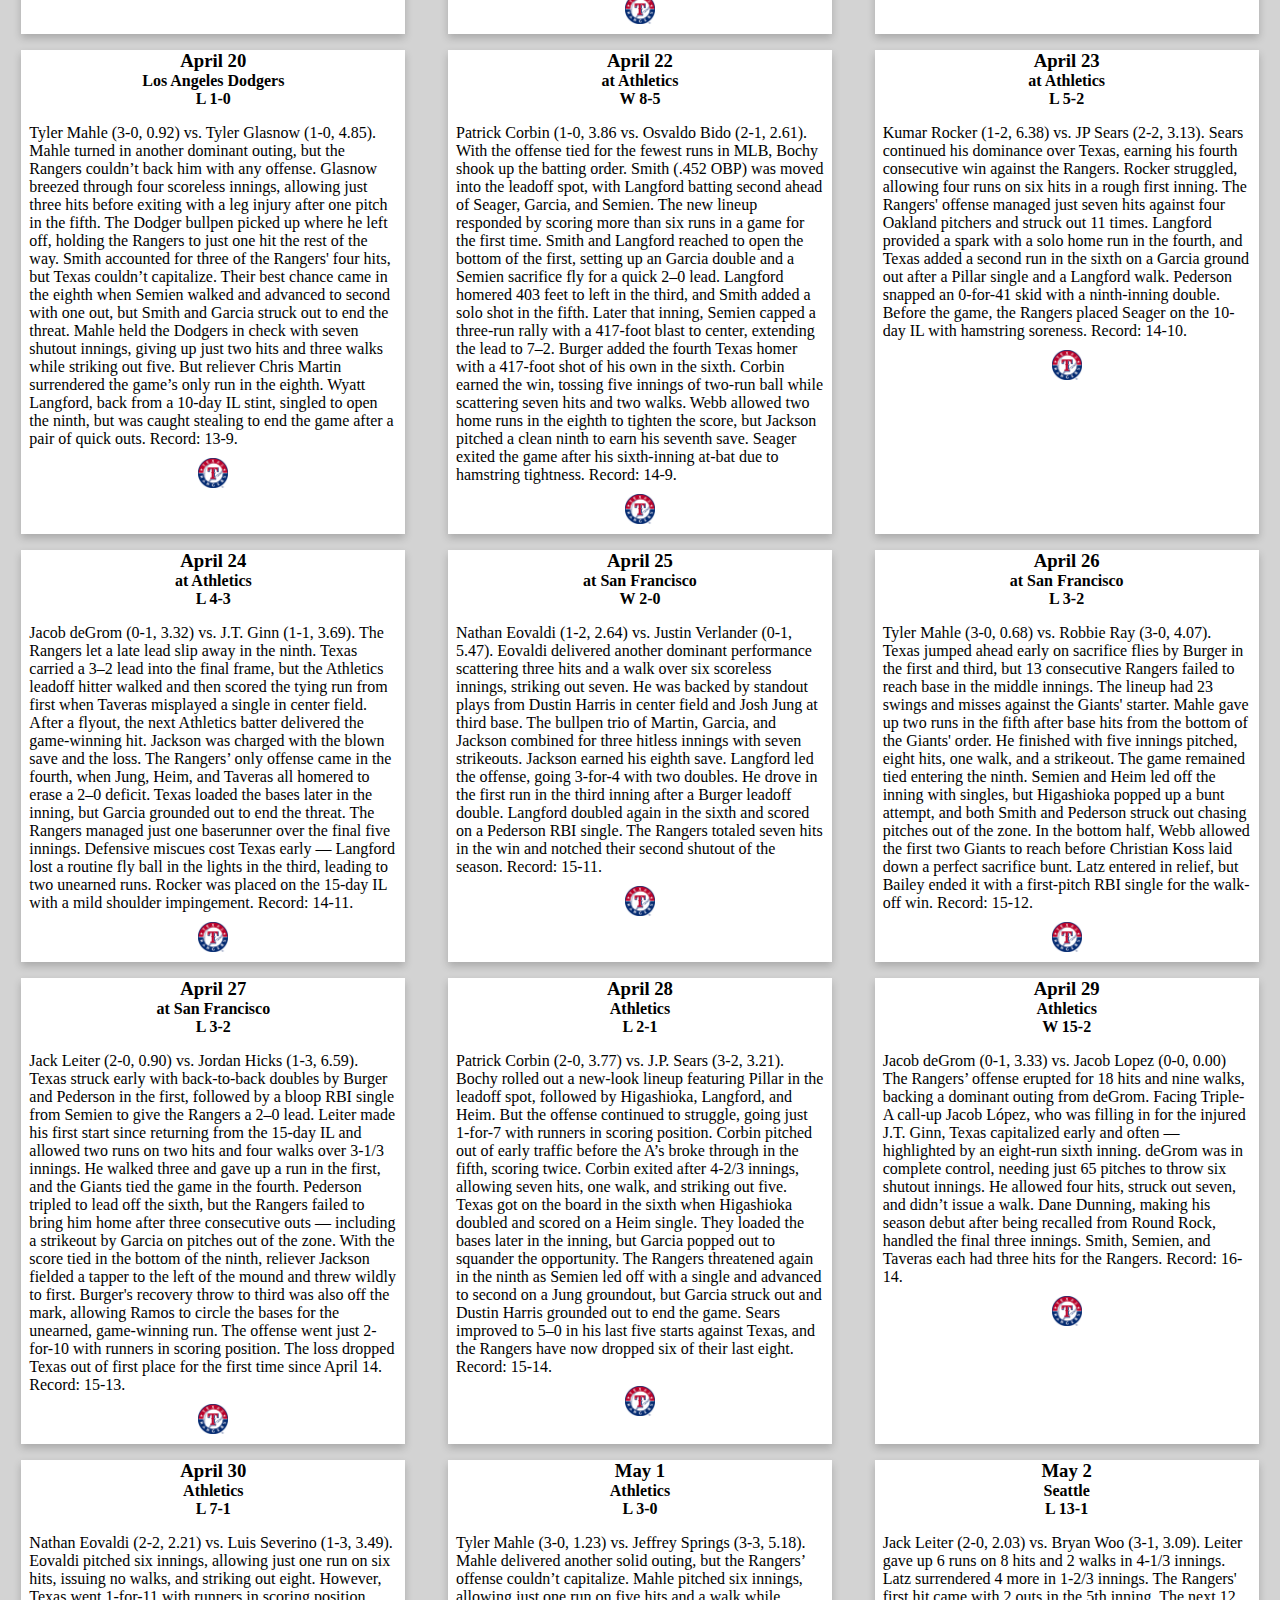
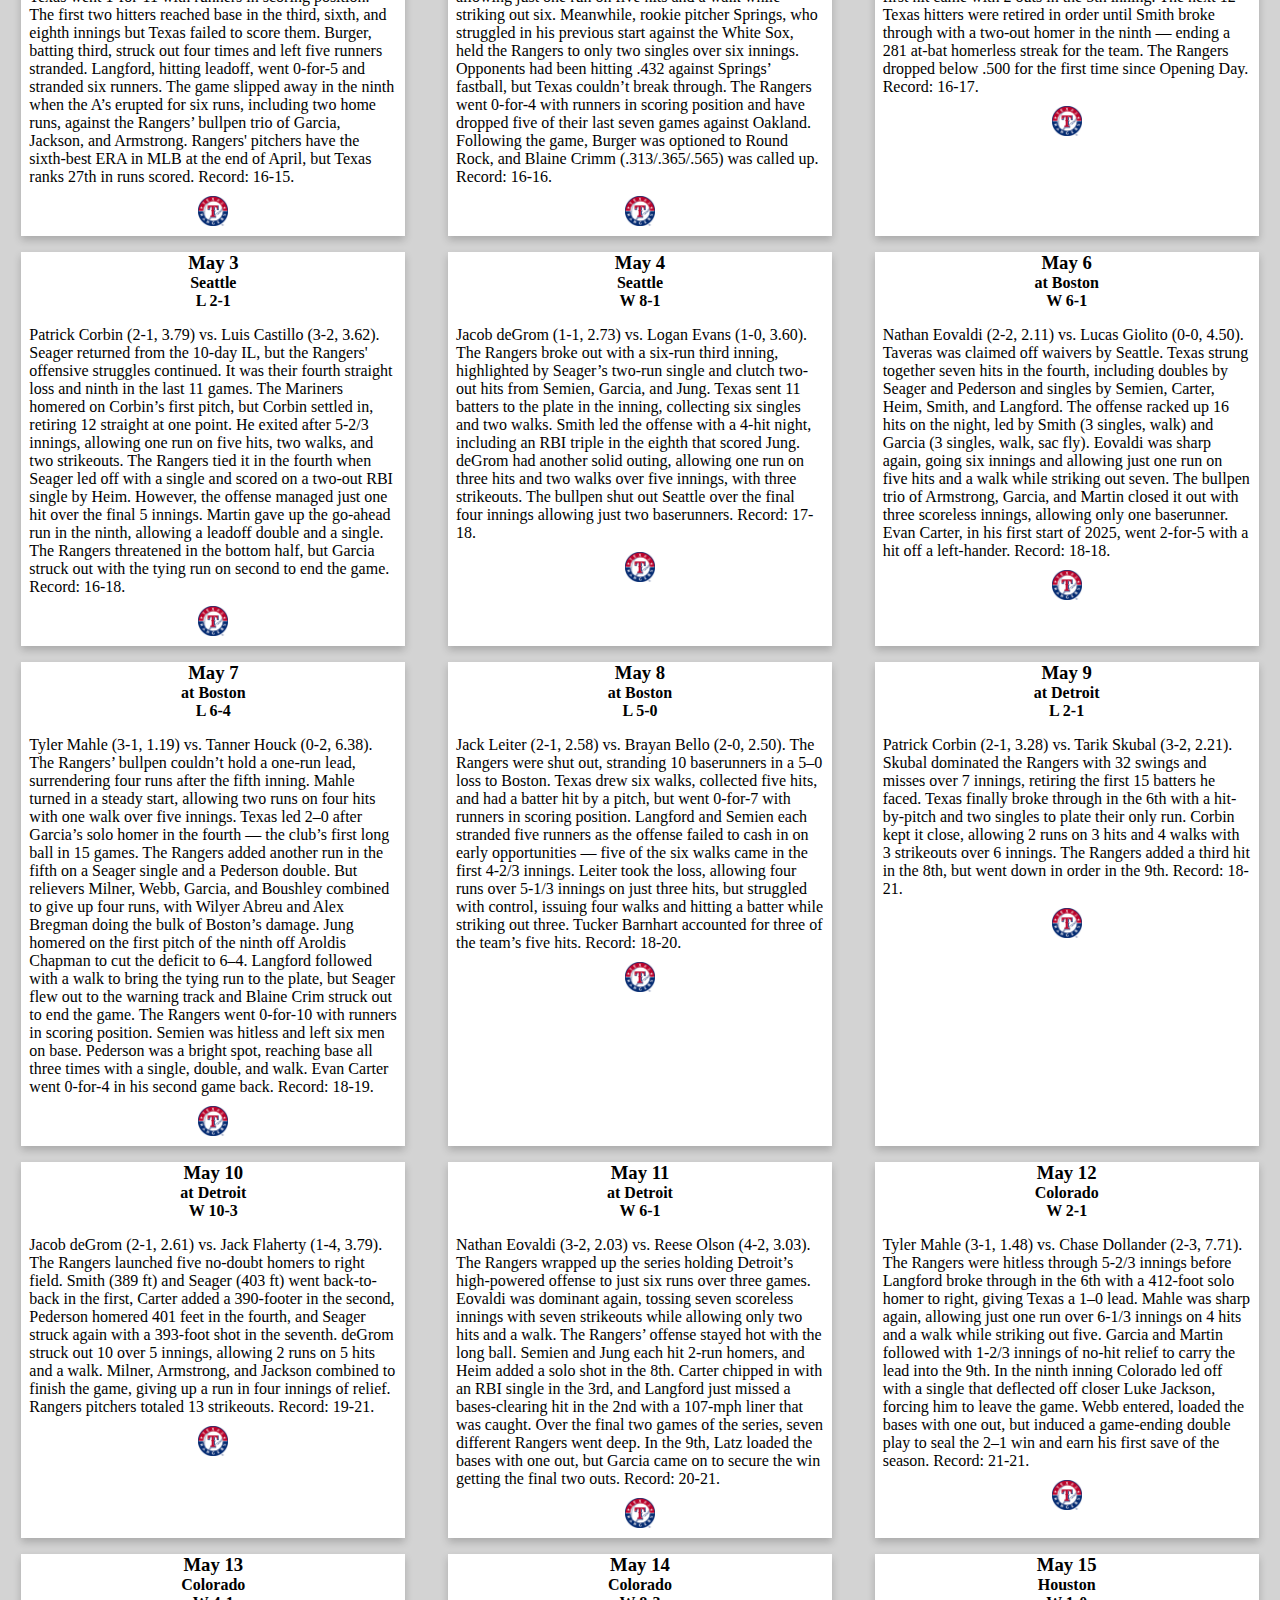
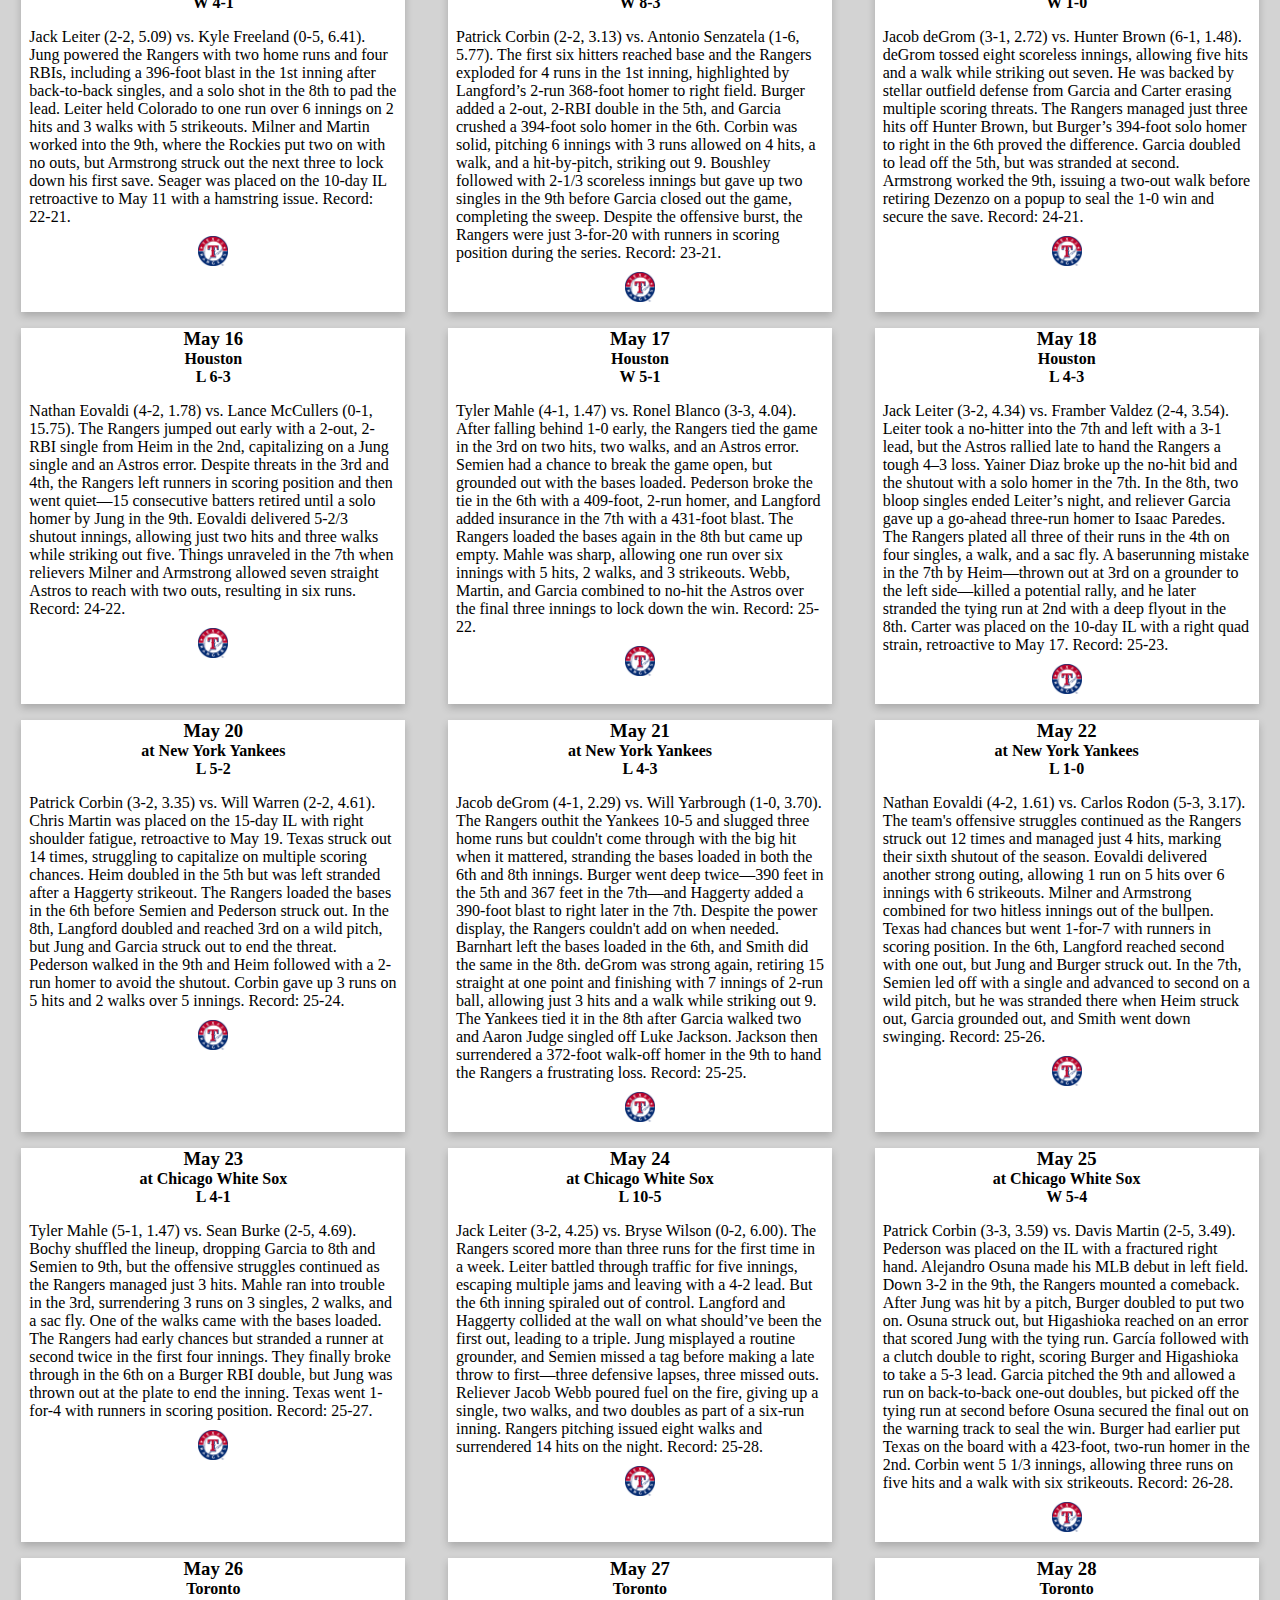
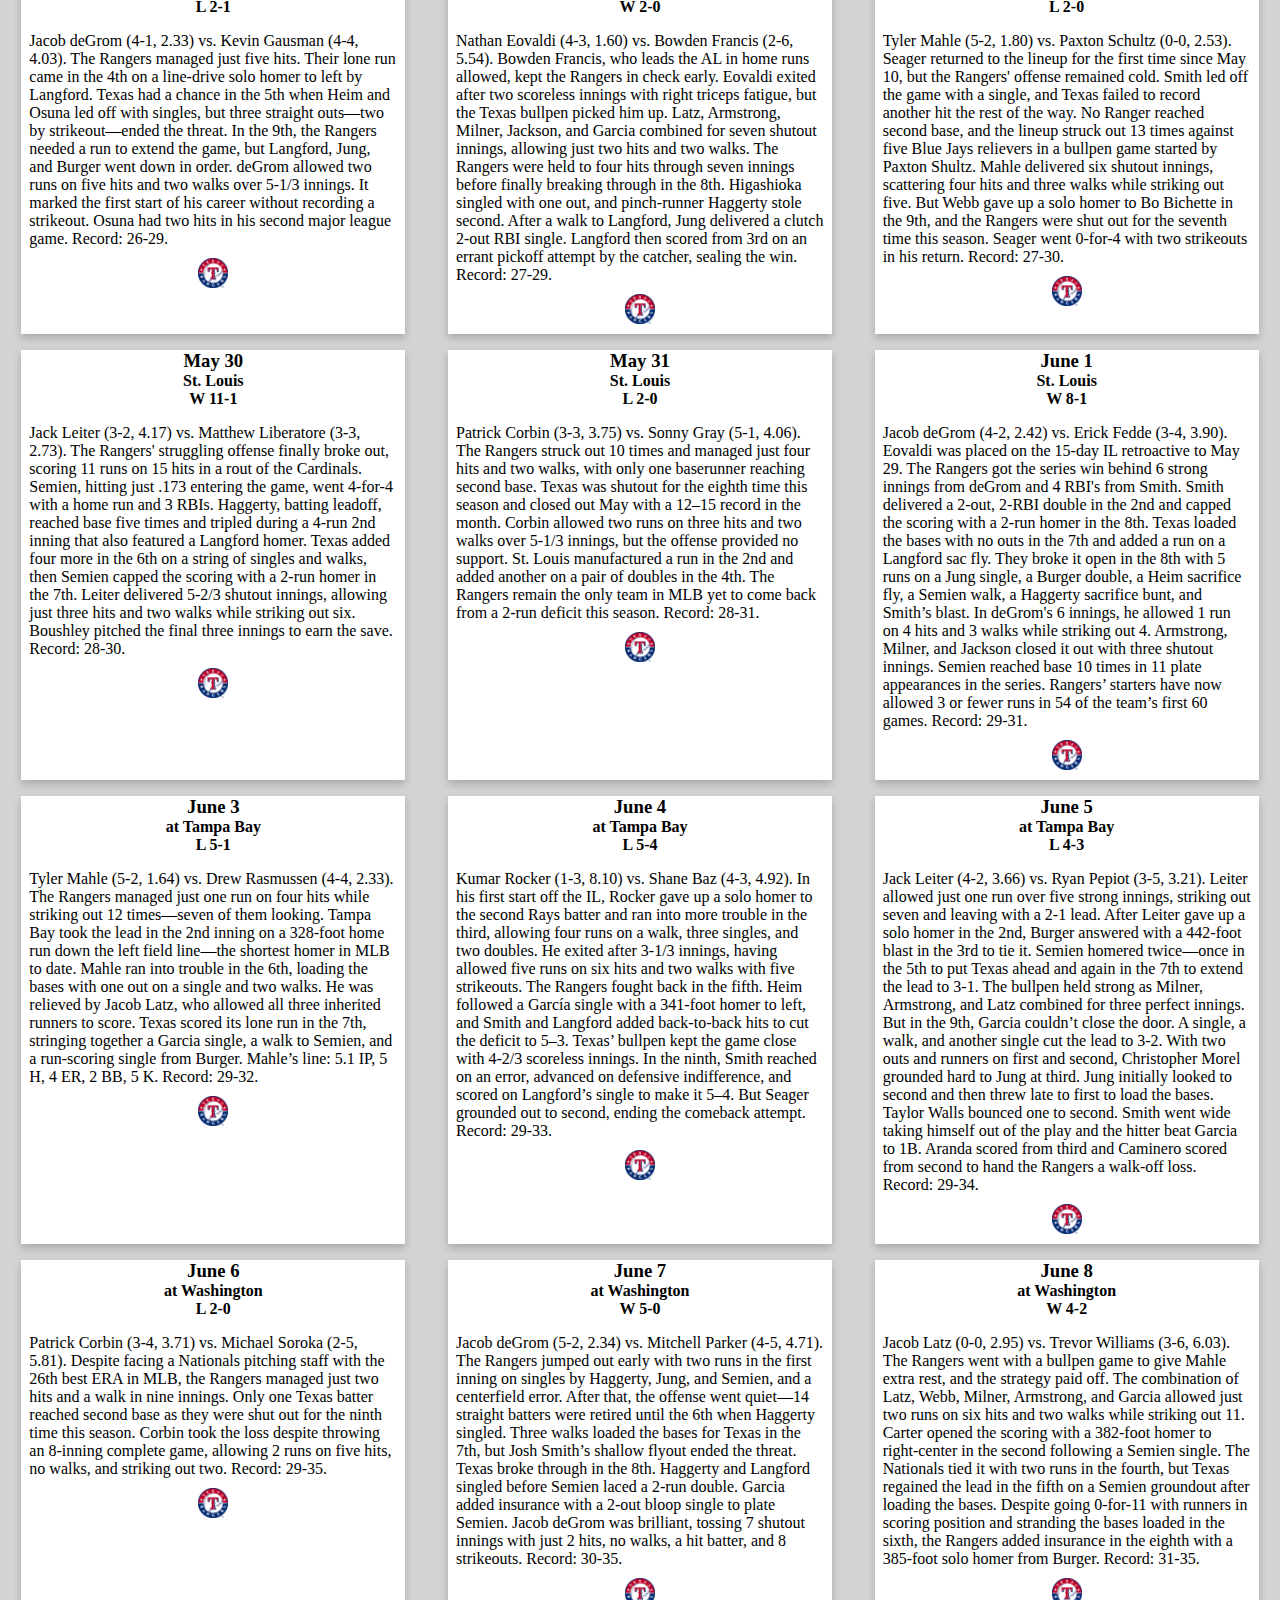
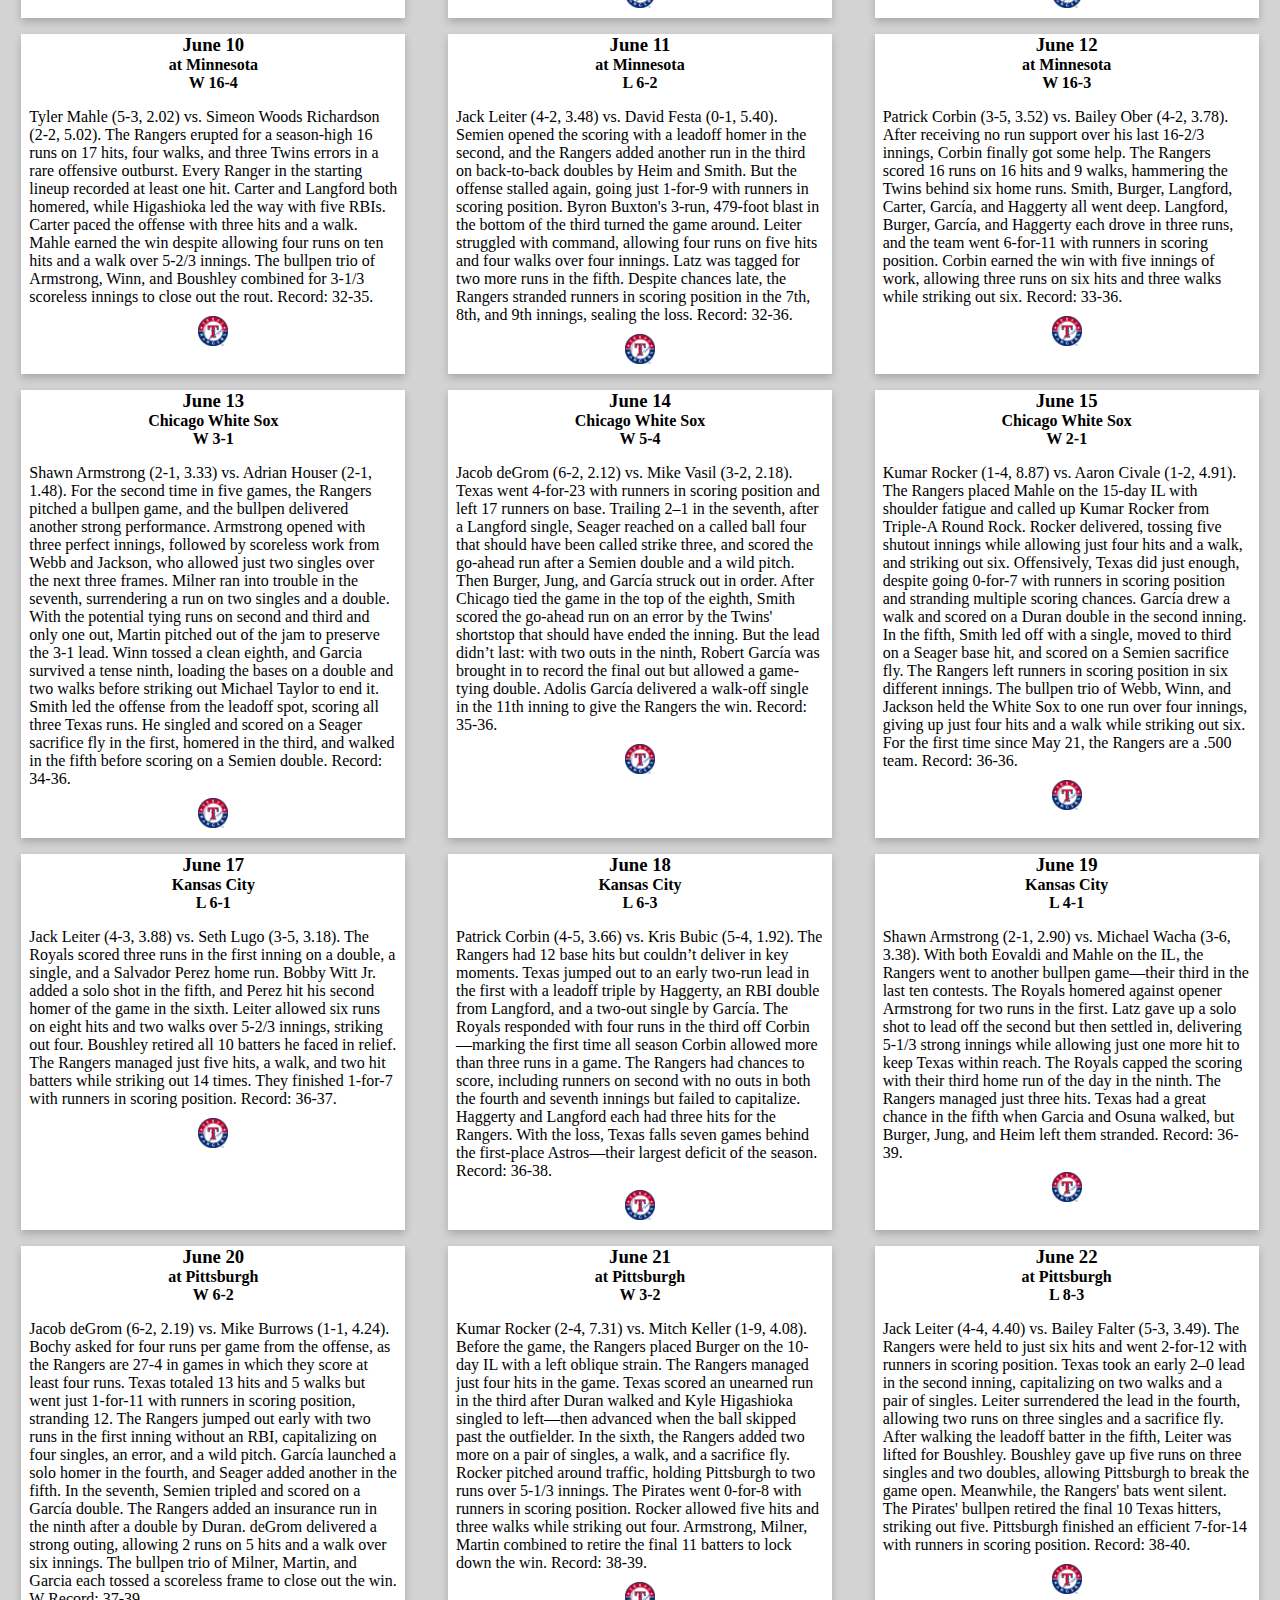
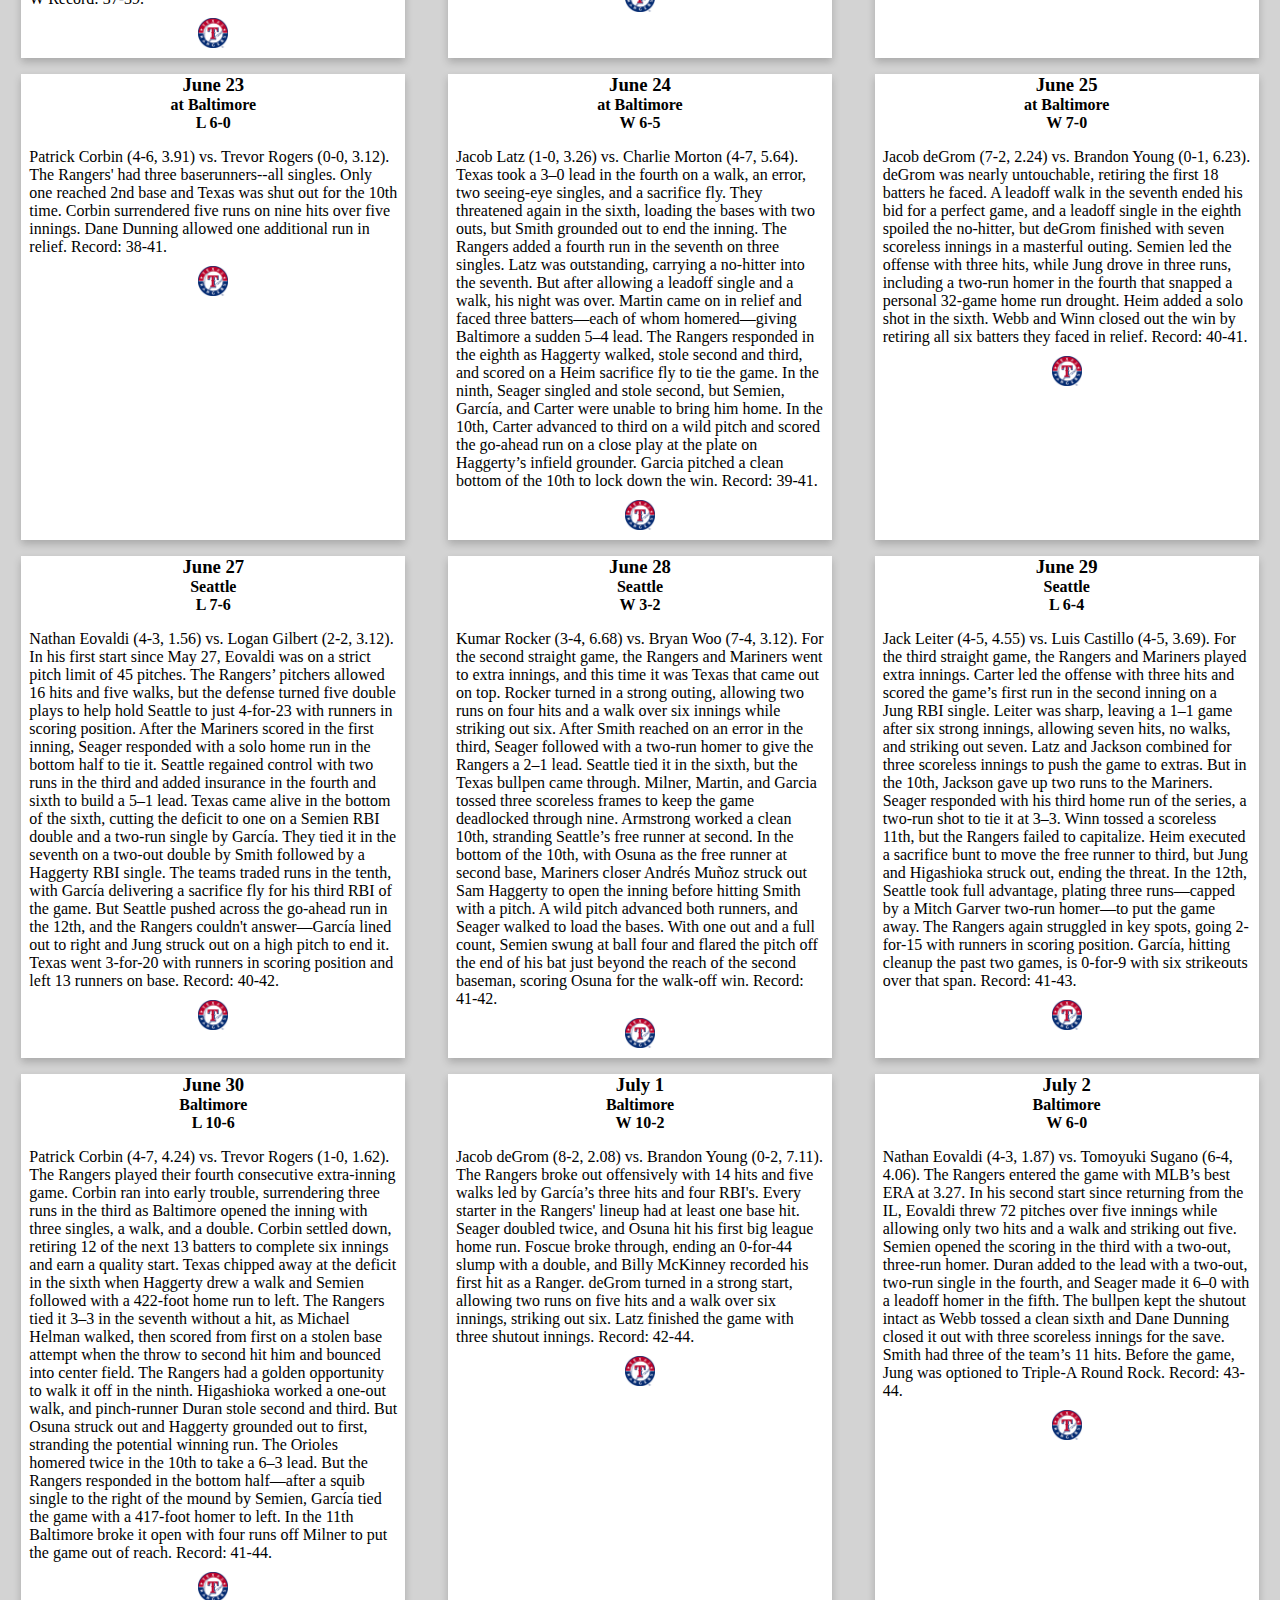
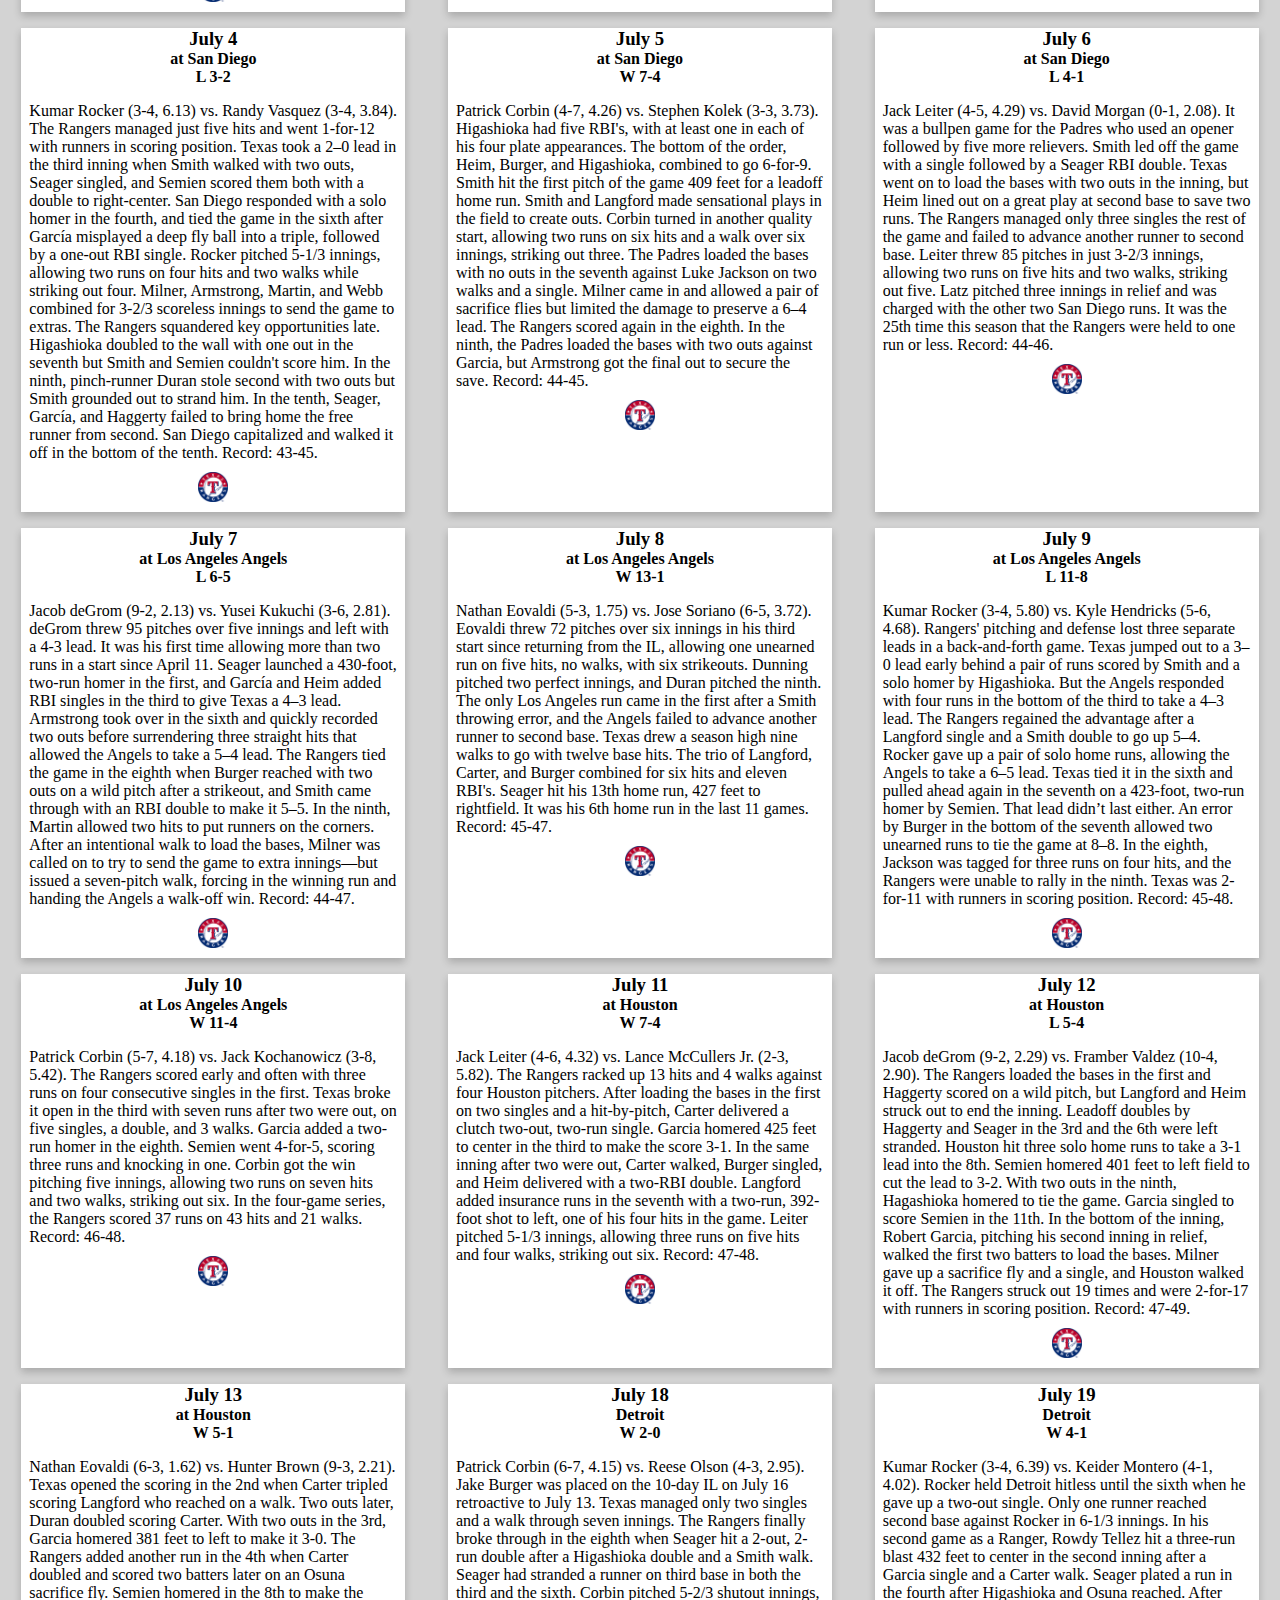
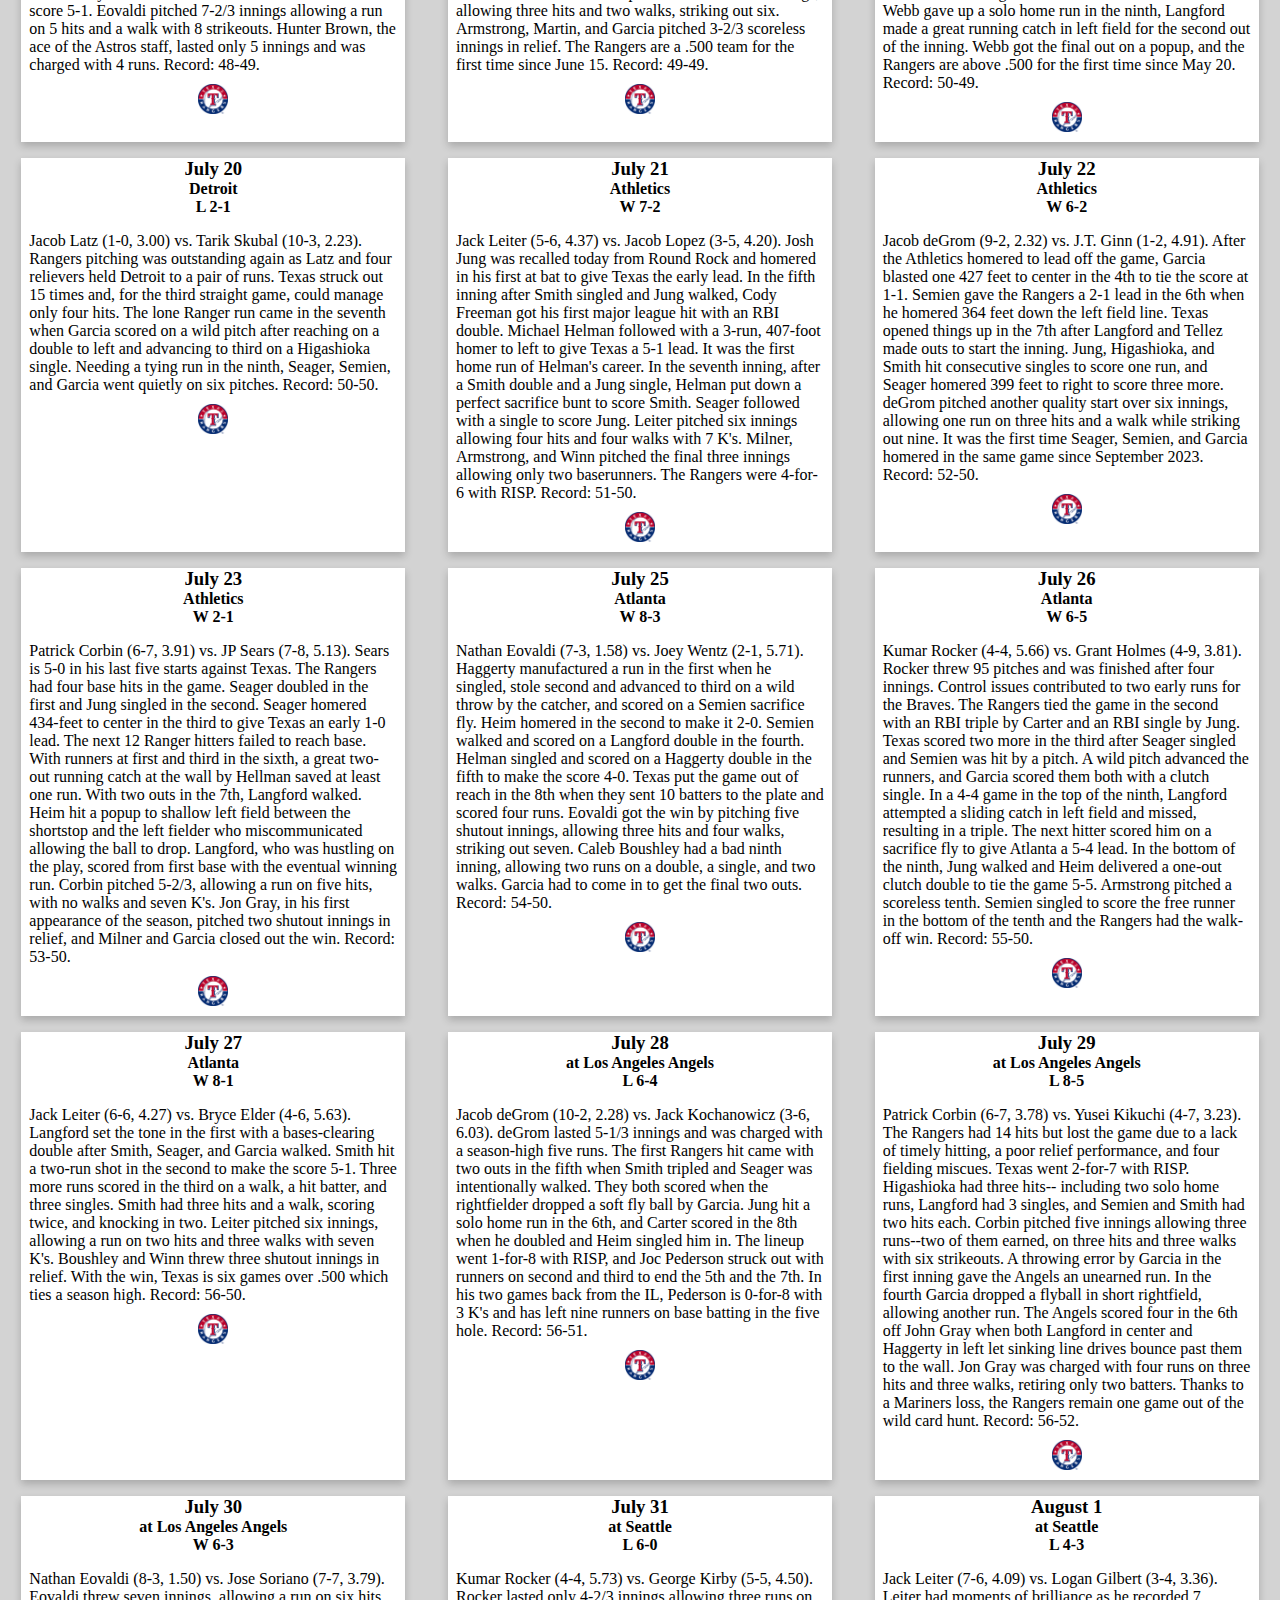
<file: journal - 2025.html>
<!DOCTYPE html>
<html lang="en">
<head>
  <meta charset="UTF-8">
  <meta name="viewport" content="width=device-width">
  <title>Game Journal</title>
  <link rel = "stylesheet" href = "journal - 2025.css">
</head>
<body>

  <header class = "header">
    <div><img src="images/baseball-bat.png" alt="baseball-bat.png" width="300px" height="93px"></div>
      <h2 class = "title">Game Journal</h2>
    <div><img src="images/baseball-bat.png" alt="baseball-bat.png" width="300px" height="93px"></div>
  </header>

  <div class = "container">

  </div>

  <script src = "journal - 2025.js">

  </script>

</body>
</html>
</file>
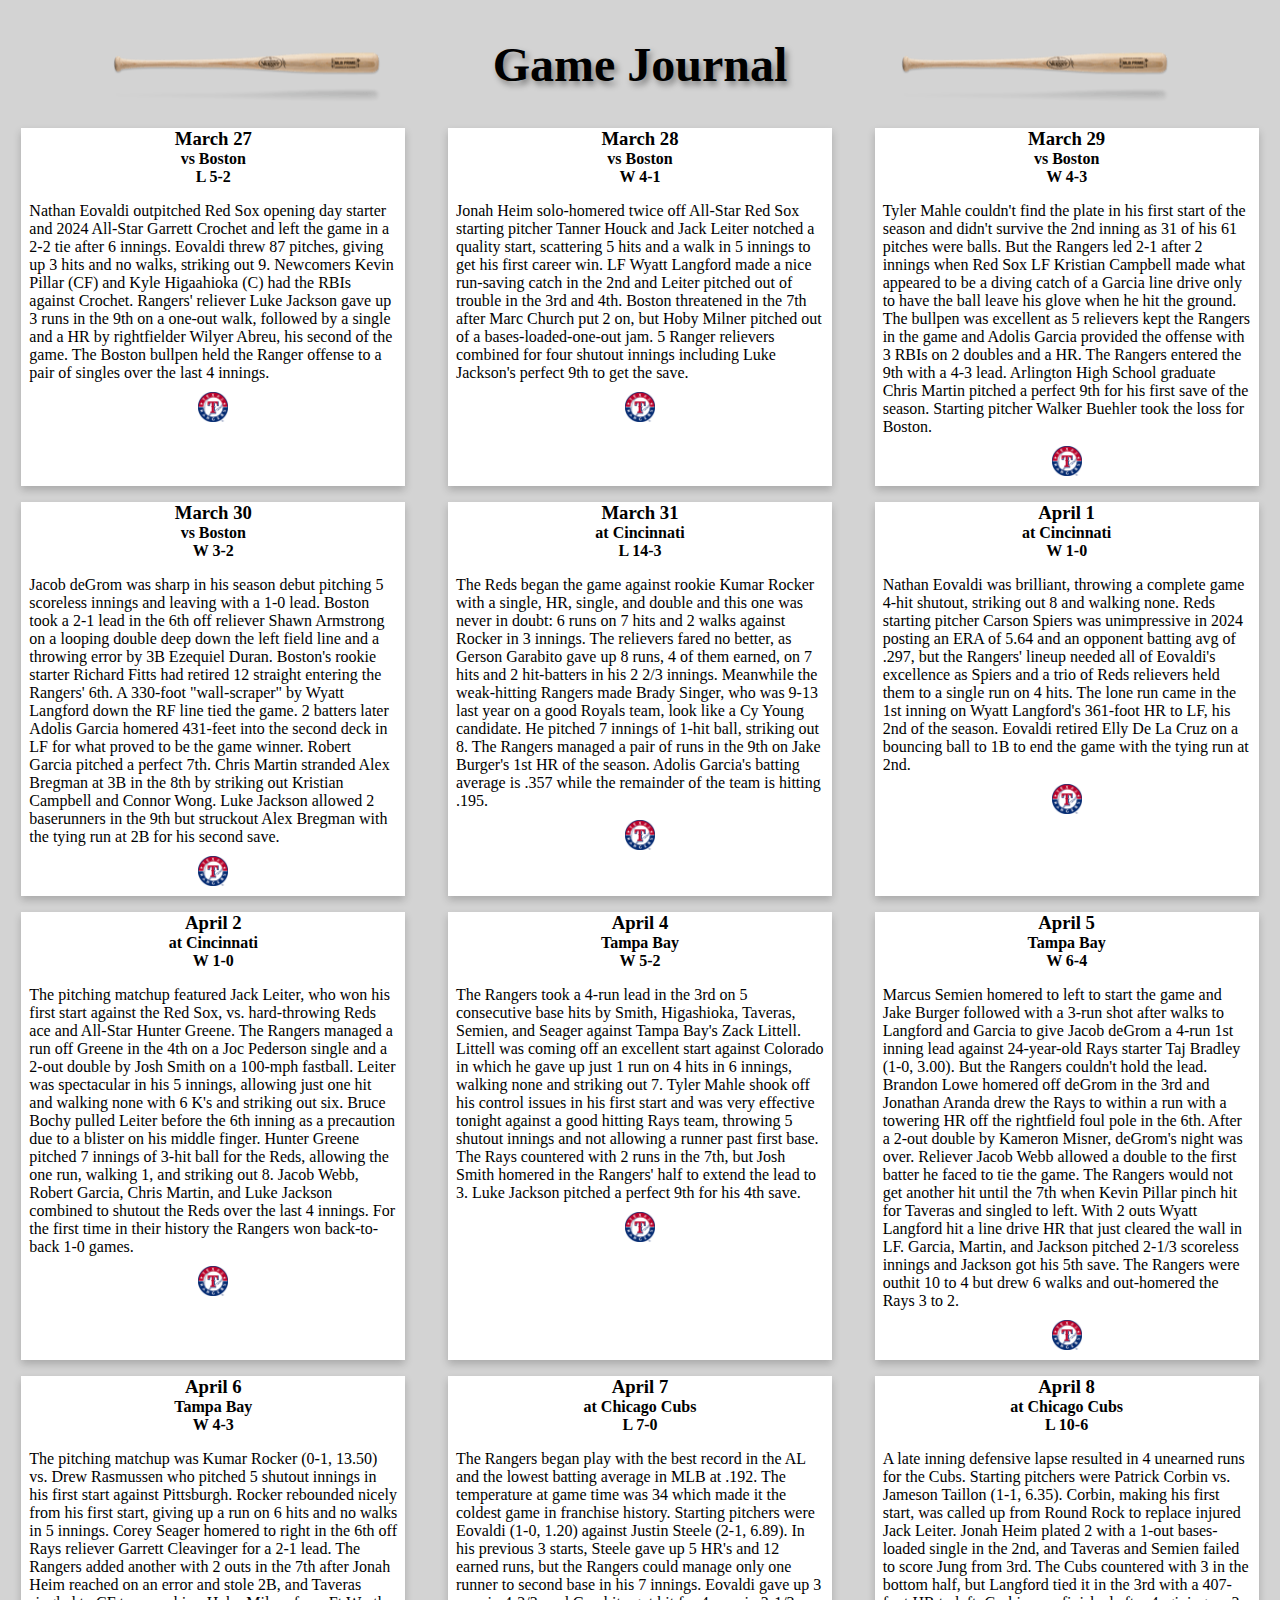
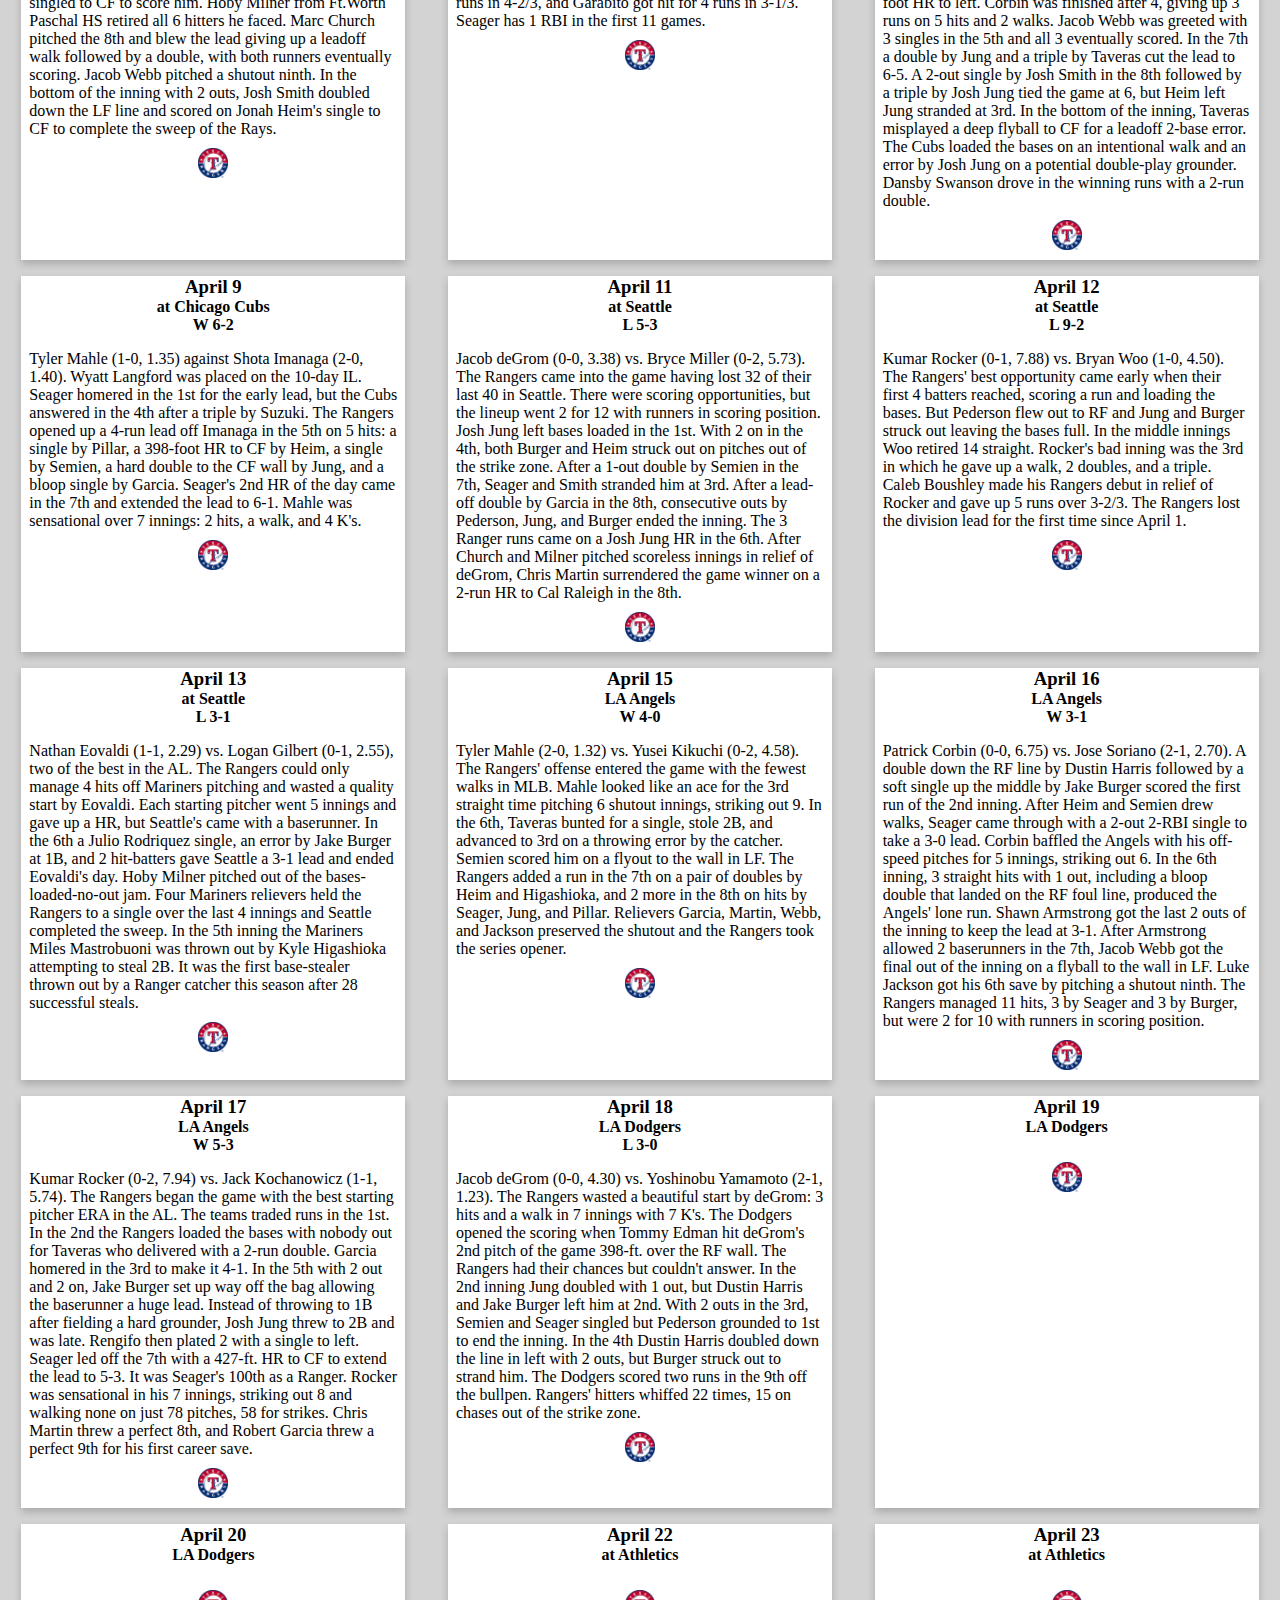
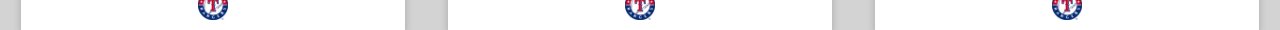
<file: journal.html>
<!DOCTYPE html>
<html lang="en">
<head>
  <meta charset="UTF-8">
  <meta name="viewport" content="width=device-width">
  <title>Game Journal</title>
  <link rel = "stylesheet" href = "journal.css">
</head>
<body>

  <header class = "header">
    <div><img src="images/baseball-bat.png" alt="baseball-bat.png" width="300px" height="93px"></div>
      <h2 class = "title">Game Journal</h2>
    <div><img src="images/baseball-bat.png" alt="baseball-bat.png" width="300px" height="93px"></div>
  </header>

  <div class = "container">

  </div>

  <script src = "journal.js">

  </script>

</body>
</html>
</file>
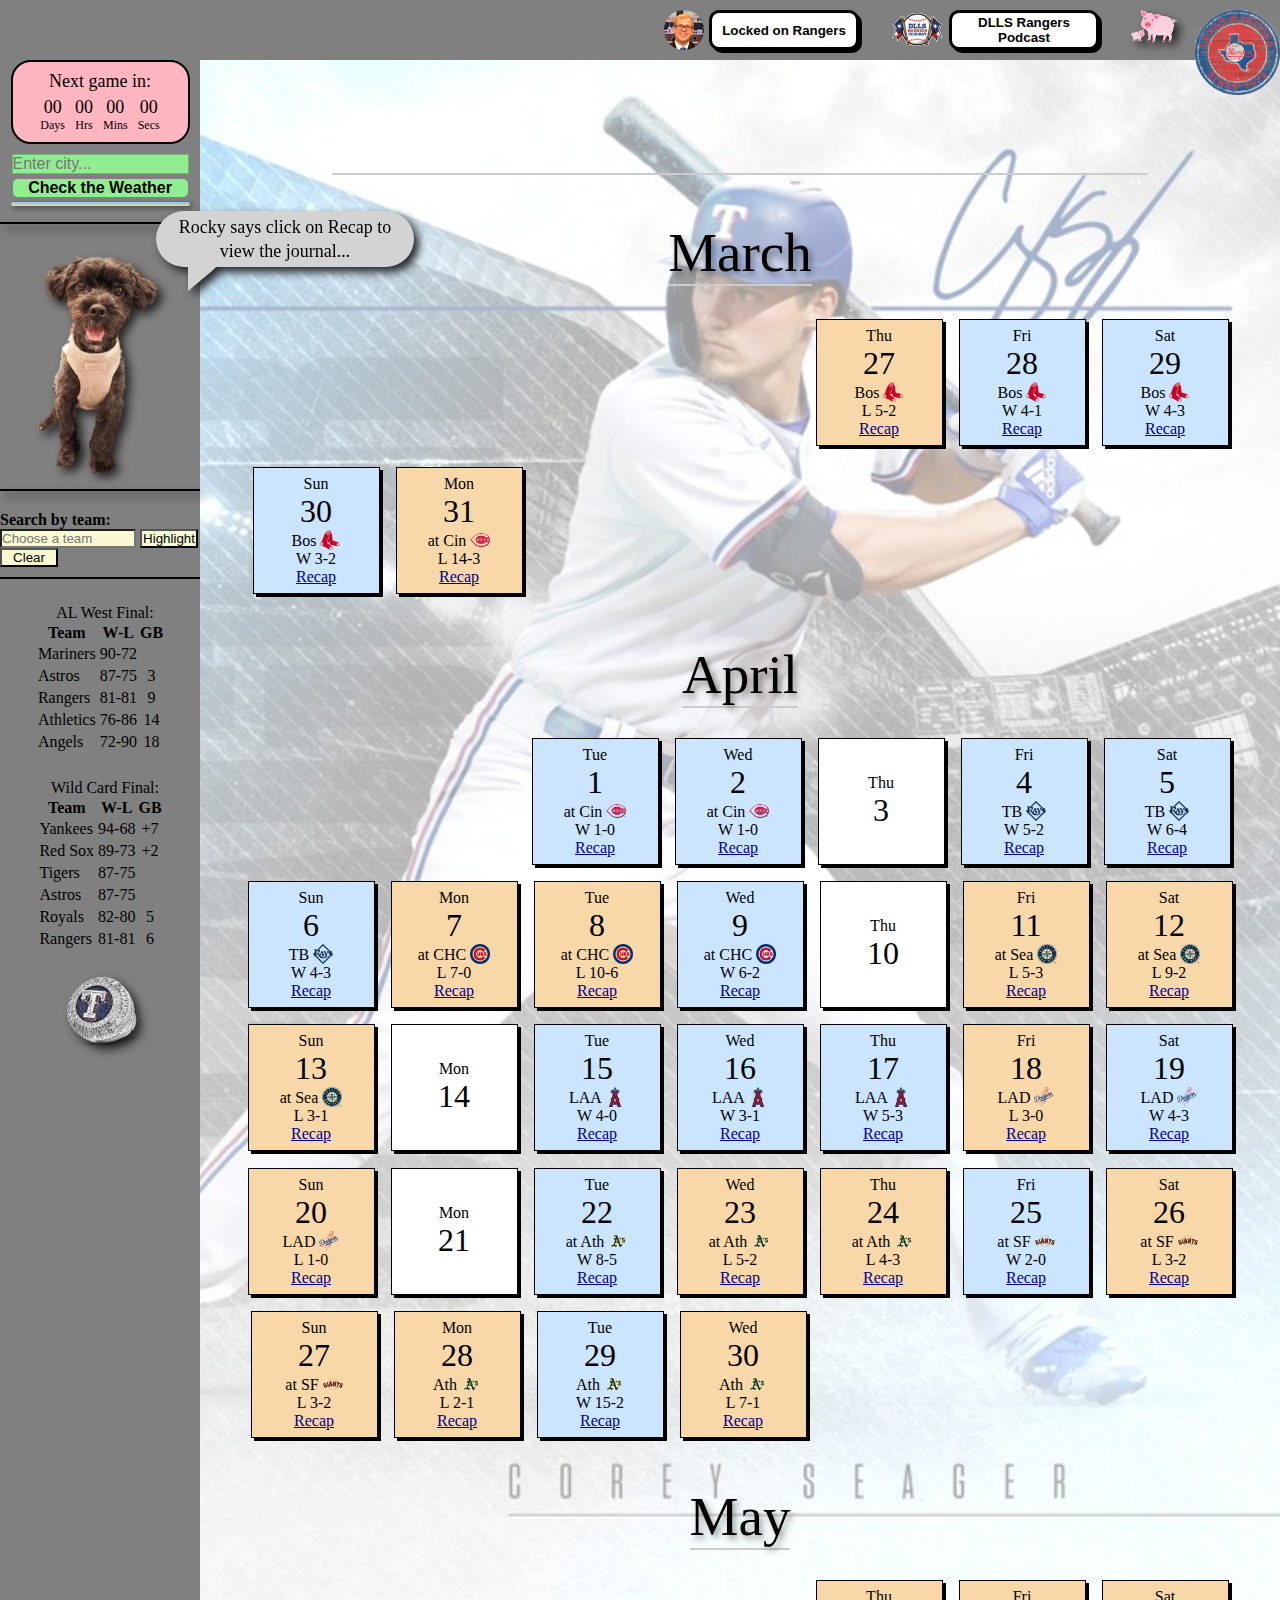
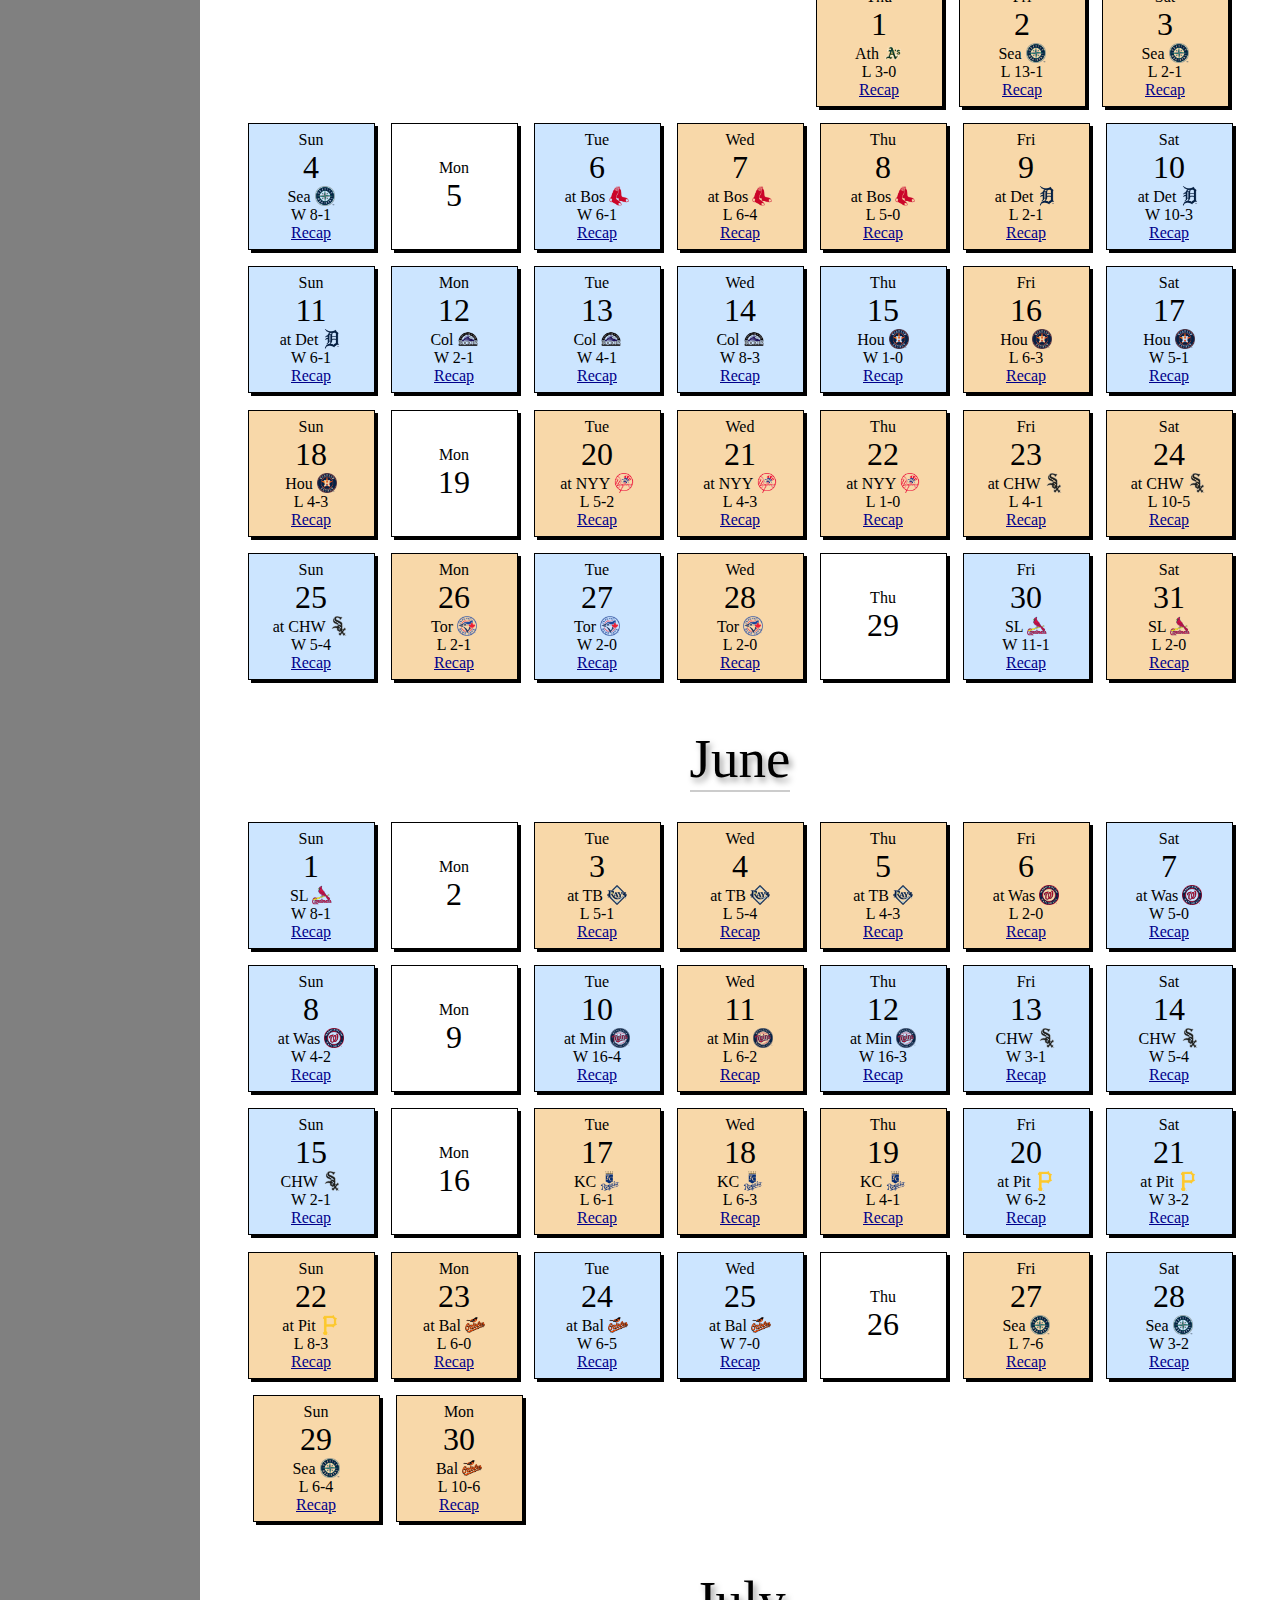
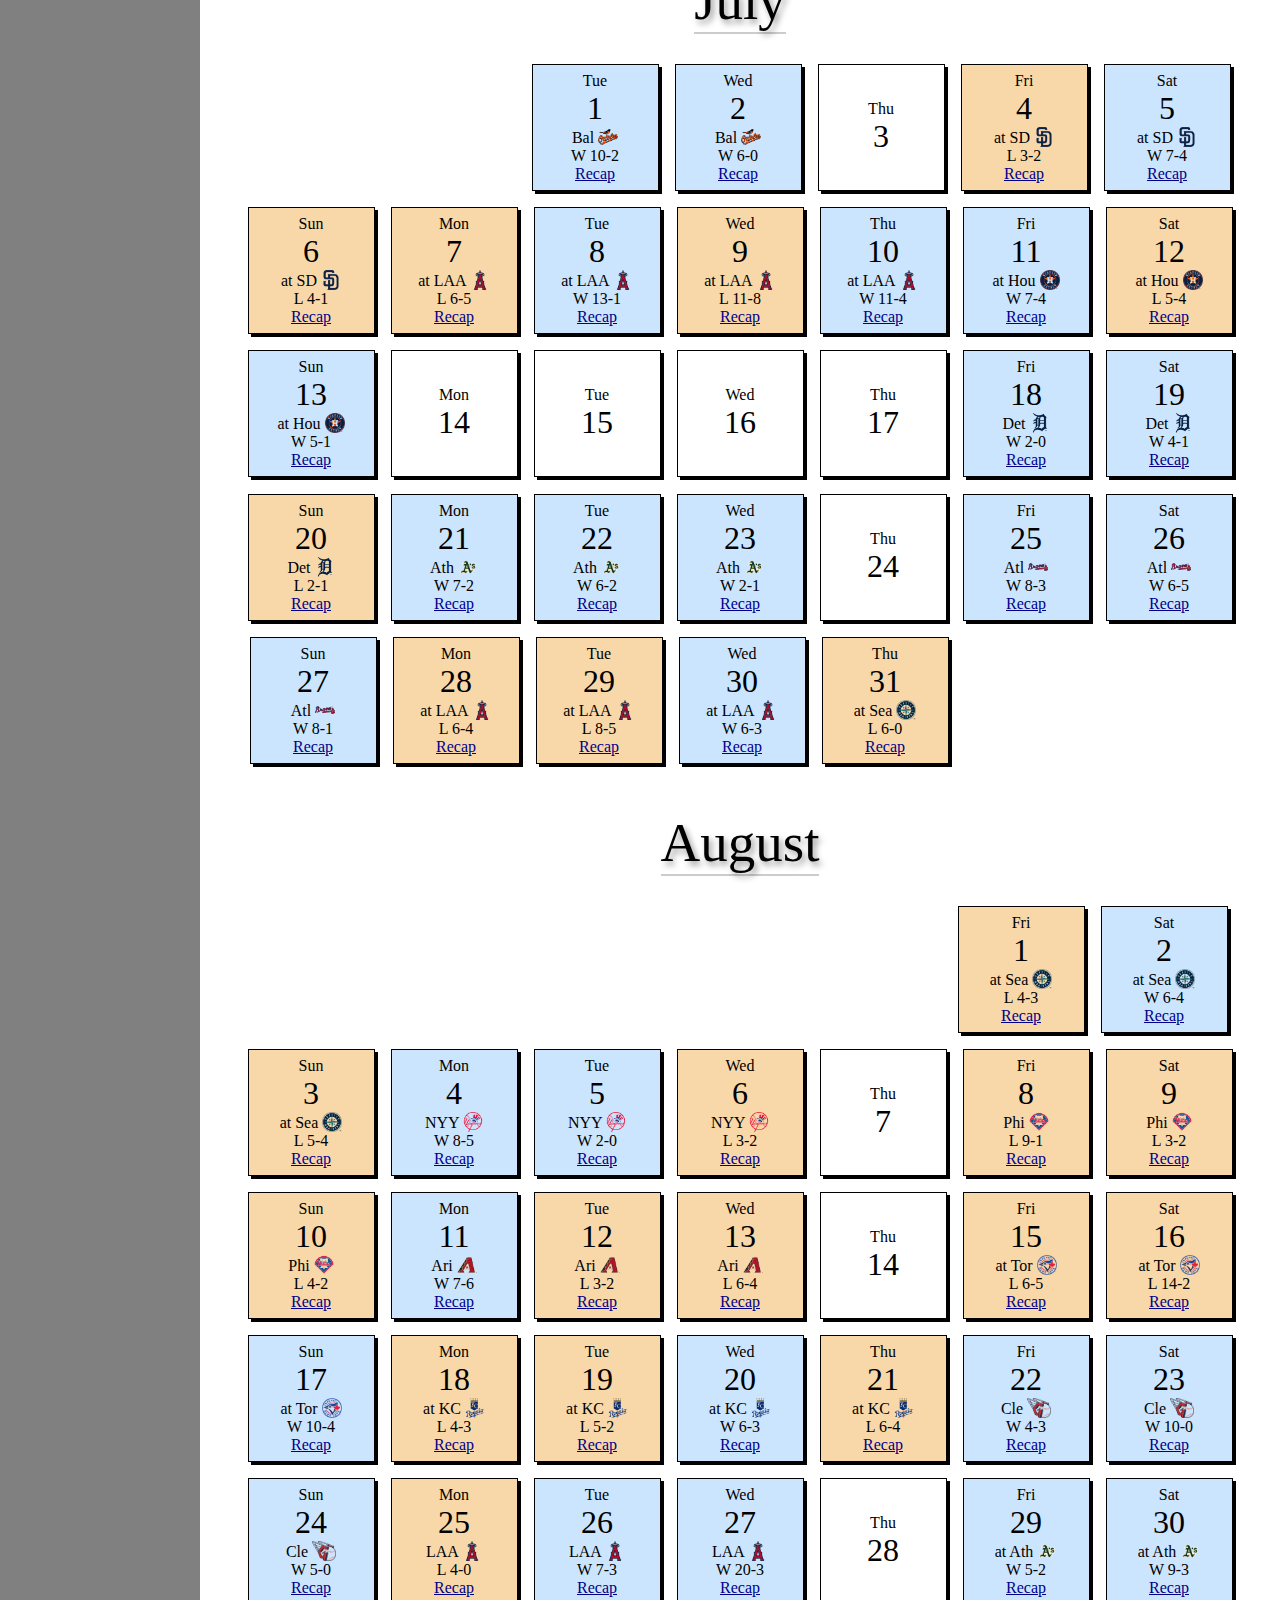
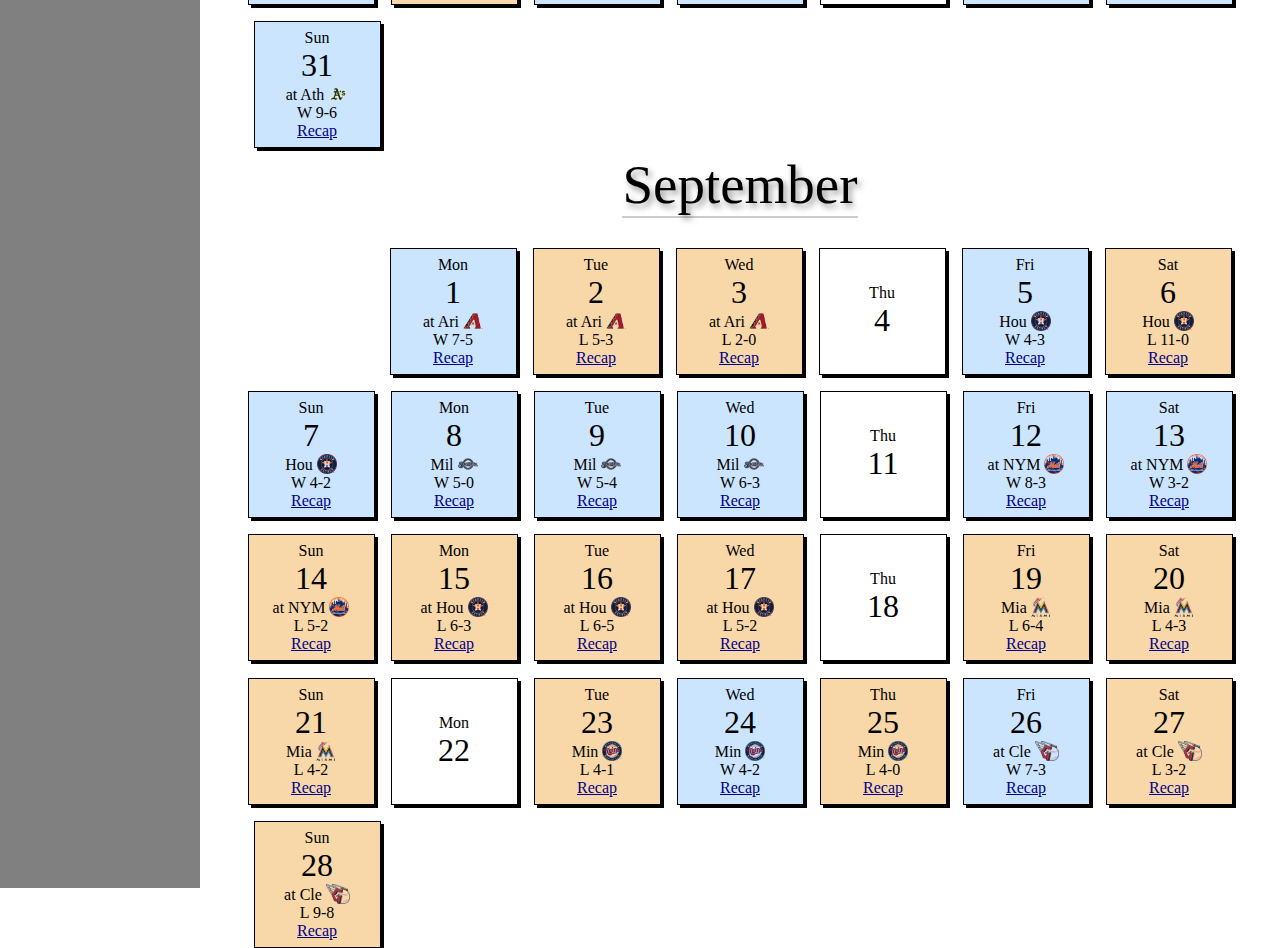
<file: 2025/index - 2025.html>
<!DOCTYPE html>
<html lang="en">
<head>
  <meta charset="UTF-8">
  <meta http-equiv="X-UA-Compatible" content="IE=edge">
  <meta name="viewport" content="width=device-width">
  <meta name="keywords" content = "Texas Rangers baseball">
  <meta name="description" content = "Texas Rangers Game Journal">
  <link rel="stylesheet" href="index - 2025.css">
  <title>Rangers Game Journal 2025</title>

</head>

<!------------------------------------------ Google tag (gtag.js) -------------------------------------->
<script async src="https://www.googletagmanager.com/gtag/js?id=G-5HJ03WSVKP"></script>
<script>
  window.dataLayer = window.dataLayer || [];
  function gtag(){dataLayer.push(arguments);}
  gtag('js', new Date());

  gtag('config', 'G-5HJ03WSVKP');
</script>
<!------------------------------------------ Google tag (gtag.js) -------------------------------------->

<body>     <!--body is parent of aside and section-->

  <!---------------------------------------------Aside Element----------------------------------------->
  <aside>

    <div class="hero">
      <p class="timer-caption">Next game in:</p>
      <div class="timebox">
        <div class="time">
          <h2 id="days">00</h2>
          <p>Days</p>
        </div>
        <div class="time">
          <h2 id="hours">00</h2>
          <p>Hrs</p>
        </div>
        <div class="time">
          <h2 id="minutes">00</h2>
          <p>Mins</p>
        </div>
        <div class="time">
          <h2 id="seconds">00</h2>
          <p>Secs</p>
        </div>
      </div>
    </div>

    <form class="weatherForm">
      <input type="text" class="cityInput" placeholder="Enter city...">
      <button type="submit" class="weatherButton">Check the Weather</button>
    </form>

    <div class="weatherCard">
    </div>
  <!--  I HID THE COMMENT BUTTON HERE
    <button id="leave-a-comment" class="leave-a-comment"><em>Leave a comment....</em></button>
  -->
    <div class="bubble bubble-bottom-left">Rocky says click on Recap to view the journal...
    </div>

    <img class="rocky" src = "images/rocky.png" width="200px" height="265px">
    
    <form class="form">
      <label for="inputBoxValue"><strong>Search by team:</strong></label>
      <input type="text" list="teams" class="input-box" placeholder="Choose a team" id="inputBoxValue">
      <datalist id="teams">
        <option value='Ari'><option value='Ath'><option value='Atl'><option value='Bal'><option value='Bos'>
        <option value='CHC'><option value='CHW'><option value='Cin'><option value='Cle'><option value='Col'>
        <option value='Det'><option value='Hou'><option value='KC'><option value='LAA'><option value='LAD'>
        <option value='Mia'><option value='Mil'><option value='Min'><option value='NYM'><option value='NYY'>
        <option value='Phi'><option value='Pit'><option value='SD'><option value='Sea'><option value='SF'>
        <option value='SL'><option value='TB'><option value='Tor'><option value='Was'>    
      </datalist>
      <input type="button" value="Highlight" id="findButton" class="findButton">
      <input type="button" value="Clear" id="clearButton" class="clearButton" onclick ="unsearchForTeam(inputBoxValue.value)">
    </form>

    <div class="paragraph-in-sidebar">
      <p style="text-align:center">AL West Final:</p>
    </div>

    <table class="standings">
      <tr>
        <th>Team</th>
        <th>W-L</th>
        <th>GB</th>
      </tr>
      <tr>
        <td>Mariners</td>
        <td style="text-align:center">90-72</td>
        <td style="text-align:center"><!--&#189--></td>
      </tr>
      <tr>
        <td>Astros</td>
        <td style="text-align:center">87-75</td>
        <td style="text-align:center">3<!--&#189--></td>
      </tr>
      <tr>
        <td>Rangers</td>
        <td style="text-align:center">81-81</td>
        <td style="text-align:center">9<!--&#189--></td>
      </tr>
      <tr>
        <td>Athletics</td>
        <td style="text-align:center">76-86</td>
        <td style="text-align:center">14<!--&#189--></td>
      </tr>
      <tr>
        <td>Angels</td>
        <td style="text-align:center">72-90</td>
        <td style="text-align:center">18<!--&#189--></td>
      </tr>
    </table>
    
    <div class="paragraph-in-sidebar">
      <p style="text-align:center">Wild Card Final:</p>
    </div>

    <table class="standings">
      <tr>
        <th>Team</th>
        <th>W-L</th>
        <th>GB</th>
      </tr>
      <tr>
        <td>Yankees</td>
        <td style="text-align:center">94-68</td>
        <td style="text-align:center">+7<!--&#189--></td>
      </tr>
      <tr>
        <td>Red Sox</td>
        <td style="text-align:center">89-73</td>
        <td style="text-align:center">+2<!--&#189--></td>
      </tr>
      <tr>
        <td>Tigers</td>
        <td style="text-align:center">87-75</td>
      </tr>
      <tr>
        <td>Astros</td>
        <td style="text-align:center">87-75</td>
      </tr>      
      <tr>
        <td>Royals</td>
        <td style="text-align:center">82-80</td>
        <td style="text-align:center">5<!--&#189--></td>
      </tr>
      <tr>
        <td>Rangers</td>
        <td style="text-align:center">81-81</td>
        <td style="text-align:center">6<!--&#189--></td>
      </tr>
    </table>
  
    <img class="ws-ring-in-sidebar" src = "images/ws-ring.png" width = "125px" height = "70px">

  </aside>
  <!---^^^^^^^^^^^^^^^^^^^^^^^^^^^^^^^^^^^^^^^^^^^Aside Element^^^^^^^^^^^^^^^^^^^^^^^^^^^^^^^^^^^^^^^^^-->

  <!----------------------------------------------Section Element----------------------------------------->
  <section>     <!--section is parent of nav and main-->

    <!-----------------------------------------------Nav Element-- --------------------------------------->

    <nav>
      <input type="checkbox" id="sidebar-active">

      <label for="sidebar-active" class="open-sidebar-button"> <!--The label tag with the for attribute causes clicking the menu button to check the checkbox-->
        <img src="images/menu-icon-black.png" height="60px" width="60px"> <!--It's best to include image dimensions in the html tag-->
      </label> 

      <label id="overlay" for="sidebar-active">
      </label> <!--The label tag with the for attribute makes the entire page clickable to remove to check from the checkbox-->

      <div class="links-container">  <!--This div is the mobile sidebar-->
      
        <label for="sidebar-active" class="close-sidebar-button"> <!--The label tag causes clicking the X to uncheck the checkbox-->
          <img src="images/close-icon-black.png" height="60px" width="60px">
        </label>

        <img class="brice-image" src = "images/brice.jpg" width="40px" height="40px">

        <button id="locked-on-rangers" class="locked-on-rangers-button">Locked on Rangers</button>

        <img class="dlls-podcast-image" src = "images/dlls-podcast-image.png" width="55px" height="55px">

        <button id="dlls" class="dlls-button">DLLS Rangers Podcast</button>

        <img class="mother-pig-in-nav" src = "images/motherpig.png" width="50px" height="50px">

        <img class="rangers-logo" src = "images/logo.gif" width = "85px" height = "85px">

      </div>
    
    </nav>
     <!--^^^^^^^^^^^^^^^^^^^^^^^^^^^^^^^^^^^^^^^^^^^^^Nav Element^^^^^^^^^^^^^^^^^^^^^^^^^^^^^^^^^^^^^^^^^-->
    
     <!----------------------------------------------Main Element------------------------------------------->
    <main id="search"> <!--id added for search box-->

      <!--<h1 class="title">Texas Rangers Game Journal 2025</h1>-->
      <h1>
        <div class="animate seven" animation-name:leftRight>
          <span>T</span><span>e</span><span>x</span><span>a</span><span>s<span>&nbsp;<span>R</span><span>a</span><span>n</span><span>g</span><span>e</span><span>r</span><span>s</span>&nbsp;<span>G</span><span>a</span><span>m</span><span>e</span>&nbsp;<span>J</span><span>o</span><span>u</span><span>r</span><span>n</span><span>a</span><span>l</span>&nbsp;<span>2</span><span>0</span><span>2</span><span>5</span><span></span><span></span><span></span><span></span><span><span><span></span>
        </div>
      </h1>


      <p class = "name-of-month">March</p>

      <div class = "two-week-month"></div>
  
      <p class = "name-of-month">April</p>
      
      <div class = "apr"></div>
      
      <p class = "name-of-month">May</p>
        
      <div class = "may"></div>
        
      <p class = "name-of-month">June</p>
        
      <div class = "jun"></div>
  
      <p class = "name-of-month">July</p>
        
      <div class = "jul"></div>
  
      <p class = "name-of-month">August</p>
        
      <div class = "six-week-month"></div>
  
      <p class = "name-of-month">September</p>
        
      <div class = "sep"></div>
    </main>
    
  </section>

<script src = "index - 2025.js">
     
</script>

</body>
</html>
</file>
<file: index.css>
:root{
  --color-1: rgb(113,143,173);
  --text-color: black;
  --accent-color: lightgray;
}

* {
  margin: 0;
  padding: 0;
}

html{
  font-size: 16px;
  font-family: 'Times New Roman', Times, serif;
}
/* a provides general styling for links. Below are more specific styles for the pseudo-classes.*/

/* unvisited link*/
a:link {
  color: darkblue
}
/* visited link */
a:visited {
  color: red;
}
/* mouse over link */
a:hover {
  color: darkblue;
}
/* selected link */
a:active {
  color: var(--accent-color);
}

body {
  display: flex;
  flex-direction: row;
  background-image: url('images/tr3.jpg');
  background-repeat:no-repeat;
  background-size: cover;
  background-attachment: fixed;
  min-height: 100vh;
  max-width: 100vw;
}
/*---------------------------------------------------Nav------------------------------------------------*/
nav {
  height: 60px; /*min-height:60px caused .links-container to be only 55px.*/
  background-color: gray;
  display: flex;
  justify-content: flex-end;
  flex-direction: row;
  align-items: center;
  position: fixed;   /*Fixed positioning is always relative to the viewport, not the page. */
  top: 0;            /*I needed fixed positioning to force the header all the way across my phone screen*/
  left: 200px;    /***************************CHANGED FROM ZER0********************/
  right: 0;
  z-index: 2;
}
/*styling all anchors that are a descendant of the nav element:
  nav a{               is a descendant combinator.
  height: 100%;      > is the child combinator.
  padding: 0 20px;   ~ is the general (not necessarily adjacent) sibling combinator.
  display: flex;     + is the adjacent sibling combinator.
  align-items: center;
  justify-content: center;
  text-decoration: none; (removes any underline)
}*/

.links-container {
  height: 100%; /*I don't know why this container doesn't fill the full height of the nav element*/
  width: 100%;
  display: flex;
  flex-direction: row;
  align-items: center;
  justify-content: flex-end;
}

.locked-on-rangers-button, .dlls-button {
  border: 3px solid black;
  width: 150px;
  height: 40px;
  background-color: white;
  font-weight: bold;
  text-align: center;
  margin-right: 30px;
  border-radius: 10px;
  box-shadow: 3px 3px;
}

.locked-on-rangers-button:hover, .dlls-button:hover {
  background-color: gray;
  transform: translateY(4px)
}

.brice-image, .dlls-podcast-image {
  border-radius: 50%;
  margin-right: 5px;
}

.mother-pig-in-nav {
  padding-right: 1em;
  filter: drop-shadow(5px 5px 5px #222);
}

.open-sidebar-button, .close-sidebar-button {
  display: none;
}  /* We don't want to see these 2 buttons unless viewpoint width is less than 400px */

#sidebar-active {
  display: none;
}
/*^^^^^^^^^^^^^^^^^^^^^^^^^^^^^^^^^^^^^^^^^^^^^^^^Nav^^^^^^^^^^^^^^^^^^^^^^^^^^^^^^^^^^^^^^^^^^^^^*/
/*------------------------------------------------Aside-------------------------------------------*/

aside {
  display: flex;
  flex-direction: column;
  justify-content: flex-start;
  align-items: center;
  background-color: gray;
  min-height: 100%;
  position: relative;
  width: 200px;
}

    .hero{
      height: 80px;
      width: 175px;
      display: flex;
      flex-direction: column;
      align-items: center;
      justify-content: center;
      color: #fff;
      background-color: lightpink;
      border-radius: 20px;
      border: 2px solid black;
      color: black;
      margin-top: 60px;
    }

    .timer-caption{
      font-size: 18px;
      font-weight: 500;
      margin-bottom: 5px;
    }

    .timebox{
      display: flex;
      gap: 10px;
    }

    .time{
      text-align: center;
      font-size: 12px;
    }

    .time>h2{
      font-weight: 500;
    }

.leave-a-comment {
  /*border: 3px solid black;*/
  width: 175px;
  height: 40px;
  background-color: black;
  font-weight: bold;
  text-align: center;
  margin-top: 25px;
  border-radius: 10px;
  box-shadow: 3px 3px;
  color: white;
}

.leave-a-comment:hover {
  background-color: var(--accent-color);
  color: black;
}

.leave-a-comment:active {
  transform: translateY(4px);
}

.bubble {
  position: relative;
  top: 5px;
  left: 185px;
  font-size: 18px;
  line-height: 24px;
  width: 250px;
  background: var(--accent-color);
  border-radius: 40px;
  padding: 4px;
  text-align: center;
  filter: drop-shadow(5px 5px 5px #222);
  z-index:99;
}

.bubble-bottom-left:before {
  content: "";
  width: 0px;
  height: 0px;
  position: absolute;
  left: 32px;
  bottom: -24px;
  border-left: 24px solid lightgray;
  border-right: 12px solid transparent;
  border-top: 12px solid lightgray;
  border-bottom: 20px solid transparent;
}

.rocky {
  position: relative;
  top: -40px;
  /*left: 20px;*/
  filter: drop-shadow(5px 5px 5px #222);
  border-bottom: 2px solid black;
  border-top: 2px solid black;
}

.form {
  margin-top: -20px;
  padding-bottom: 10px;
  border-bottom: 2px solid black;
}

.input-box {
  background-color: lightgoldenrodyellow;
  width: 132px;
}

.clearButton, .findButton {
  background-color: lightgoldenrodyellow;
  width: 58px;
  cursor: pointer
}

.clearButton:hover, .findButton:hover {
  background-color: lightblue;
}

.paragraph-in-sidebar{ 
  position: relative;
  left: 5px;
  margin-top: 25px;
}

.standings{  
  position:relative;
}

.ws-ring-in-sidebar { 
  position: relative;
  margin-top: 25px;
  filter: drop-shadow(5px 5px 5px #222);
}

.rangers-logo {
  position: relative;
  margin-top: 45px;
}
/*^^^^^^^^^^^^^^^^^^^^^^^^^^^^^^^^^^^^^^^^^^^^^^^^^^Aside^^^^^^^^^^^^^^^^^^^^^^^^^^^^^^^^^^^^^^^^^^^^^^^*/

section {
  display: flex;
  flex-direction: column;
  background-color: transparent;
  height: 100%;
  width: 100vw;
  position: relative;
  top: 60px;
}

main {
  display: flex;
  flex-direction: column;
  justify-content: center;
  align-items: center;
  flex: 1;  /* This centers child elements horizontally. Not sure why it is required given align-items: center*/
  margin-left: auto;
  margin-right: auto;
}

h1 {
  font-size:3.4375em;
  text-shadow:3px 4px 6px rgba(000,000,000,0.4);
  height: 64px;
  padding-top: 50px;
  color:white;
}

.animate {
	border-bottom: 2px solid #ccc;
}

.animate span:nth-of-type(2) {
	animation-delay: .05s;
}
.animate span:nth-of-type(3) {
	animation-delay: .1s;
}
.animate span:nth-of-type(4) {
	animation-delay: .15s;
}
.animate span:nth-of-type(5) {
	animation-delay: .2s;
}
.animate span:nth-of-type(6) {
	animation-delay: .25s;
}
.animate span:nth-of-type(7) {
	animation-delay: .3s;
}
.animate span:nth-of-type(8) {
	animation-delay: .35s;
}
.animate span:nth-of-type(9) {
	animation-delay: .4s;
}
.animate span:nth-of-type(10) {
	animation-delay: .45s;
}
.animate span:nth-of-type(11) {
	animation-delay: .5s;
}
.animate span:nth-of-type(12) {
	animation-delay: .55s;
}
.animate span:nth-of-type(13) {
	animation-delay: .6s;
}
.animate span:nth-of-type(14) {
	animation-delay: .65s;
}
.animate span:nth-of-type(15) {
	animation-delay: .7s;
}
.animate span:nth-of-type(16) {
	animation-delay: .75s;
}
.animate span:nth-of-type(17) {
	animation-delay: .8s;
}
.animate span:nth-of-type(18) {
	animation-delay: .85s;
}
.animate span:nth-of-type(19) {
	animation-delay: .9s;
}
.animate span:nth-of-type(20) {
	animation-delay: .95s;
}
.animate span:nth-of-type(21) {
	animation-delay: 1.00s;
}
.animate span:nth-of-type(22) {
	animation-delay: 1.05s;
}
.animate span:nth-of-type(23) {
	animation-delay: 1.1s;
}
.animate span:nth-of-type(24) {
	animation-delay: 1.15s;
}
.animate span:nth-of-type(25) {
	animation-delay: 1.2s;
}
.animate span:nth-of-type(26) {
	animation-delay: 1.25s;
}
.animate span:nth-of-type(27) {
	animation-delay: 1.3s;
}
.animate span:nth-of-type(28) {
	animation-delay: 1.35s;
}
.animate span:nth-of-type(29) {
	animation-delay: 1.4s;
}
.animate span:nth-of-type(30) {
	animation-delay: 1.45s;
}
.animate span:nth-of-type(31) {
	animation-delay: 1.5s;
}
.animate span:nth-of-type(32) {
	animation-delay: 1.55s;
}
.animate span:nth-of-type(33) {
	animation-delay: 1.6s;
}
.animate span:nth-of-type(34) {
	animation-delay: 1.65s;
}
.animate span:nth-of-type(35) {
	animation-delay: 1.7s;
}
.animate span:nth-of-type(36) {
	animation-delay: 1.75s;
}
.animate span:nth-of-type(37) {
	animation-delay: 1.8s;
}

.seven span {
	opacity: 0;
	transform: translate(-150px, 0) scale(.3);
	animation: leftRight .5s forwards;
}

td {
  padding: 1px;
}

@keyframes leftRight {
	40% {
		transform: translate(50px, 0) scale(.7);
		opacity: 1;
		color: blue;
	}

	60% {
		color: yellow;
	}

	80% {
		transform: translate(0) scale(2);
		opacity: 0;
	}

	100% {
		transform: translate(0) scale(1);
		opacity: 1;
	}
}

.name-of-month {
  display: flex; /*This line and the next are needed to bottom-align the text.*/
  align-items: flex-end;
  height: 90px;
  font-size: 3.4375em;
  text-shadow: 3px 4px 6px rgba(000,000,000,0.4);
  margin-top: 20px;
  margin-bottom: 30px;
  border-bottom: 2px solid #ccc;
  color:white;
}

.two-week-month, .six-week-month, .mar, .apr, .may, .jun, .jul, .aug, .sep {
  display: flex;
  flex-wrap: wrap;  
  justify-content: center;
  align-items: center;
  gap: 16px;
  width: 1000px;
  height: 700px;
}

.six-week-month {
  height: 800px;
}

.two-week-month {
  height: 280px;
}

.placeholder {
  width: 125px;
  height: 125px;
}

.mar27, .mar28, .mar29, .mar30, .mar31, .apr1, .apr2, .apr3, .apr4, .apr5, .apr6, .apr7, .apr8, .apr9, .apr10, .apr11, .apr12, .apr13, .apr14, .apr15, .apr16, .apr17, .apr18, .apr19, .apr20, .apr21, .apr22, .apr23, .apr24, .apr25, .apr26, .apr27, .apr28, .apr29, .apr30, .may1, .may2, .may3, .may4, .may5, .may6, .may7, .may8, .may9, .may10, .may11, .may12, .may13, .may14, .may15, .may16, .may17, .may18, .may19, .may20, .may21, .may22, .may23, .may24, .may25, .may26, .may27, .may28, .may29, .may30, .may31, .jun1, .jun2, .jun3, .jun4, .jun5, .jun6, .jun7, .jun8, .jun9, .jun10, .jun11, .jun12, .jun13, .jun14, .jun15, .jun16, .jun17, .jun18, .jun19, .jun20, .jun21, .jun22, .jun23, .jun24, .jun25, .jun26, .jun27, .jun28, .jun29, .jun30, .jul1, .jul2, .jul3, .jul4, .jul5, .jul6, .jul7, .jul8, .jul9, .jul10, .jul11, .jul12, .jul13, .jul14, .jul15, .jul16, .jul17, .jul18, .jul19, .jul20, .jul21, .jul22, .jul23, .jul24, .jul25, .jul26, .jul27, .jul28, .jul29, .jul30, .jul31, .aug1, .aug2, .aug3, .aug4, .aug5, .aug6, .aug7, .aug8, .aug9, .aug10, .aug11, .aug12, .aug13, .aug14, .aug15, .aug16, .aug17, .aug18, .aug19, .aug20, .aug21, .aug22, .aug23, .aug24, .aug25, .aug26, .aug27, .aug28, .aug29, .aug30, .aug31, .sep1, .sep2, .sep3, .sep4, .sep5, .sep6, .sep7, .sep8, .sep9, .sep10, .sep11, .sep12, .sep13, .sep14, .sep15, .sep16, .sep17, .sep18, .sep19, .sep20, .sep21, .sep22, .sep23, .sep24, .sep25, .sep26, .sep27, .sep28 {
  width: 125px;
  height: 125px;
  background-color: white;
  border: 1px solid black;
  display: flex;
  flex-direction: column;
  align-items: center;
  justify-content: center;
  box-shadow: 3px 3px;
}

.mar27:hover,  .mar28:hover,  .mar29:hover,  .mar30:hover,  .mar31:hover,  .apr1:hover,  .apr2:hover,  .apr3:hover,  .apr4:hover,  .apr5:hover,  .apr6:hover,  .apr7:hover,  .apr8:hover,  .apr9:hover,  .apr10:hover,  .apr11:hover,  .apr12:hover,  .apr13:hover,  .apr14:hover,  .apr15:hover,  .apr16:hover,  .apr17:hover,  .apr18:hover,  .apr19:hover,  .apr20:hover,  .apr21:hover,  .apr22:hover,  .apr23:hover,  .apr24:hover,  .apr25:hover,  .apr26:hover,  .apr27:hover,  .apr28:hover,  .apr29:hover,  .apr30:hover,  .may1:hover,  .may2:hover,  .may3:hover,  .may4:hover,  .may5:hover,  .may6:hover,  .may7:hover,  .may8:hover,  .may9:hover,  .may10:hover,  .may11:hover,  .may12:hover,  .may13:hover,  .may14:hover,  .may15:hover,  .may16:hover,  .may17:hover,  .may18:hover,  .may19:hover,  .may20:hover,  .may21:hover,  .may22:hover,  .may23:hover,  .may24:hover,  .may25:hover,  .may26:hover,  .may27:hover,  .may28:hover,  .may29:hover,  .may30:hover,  .may31:hover,  .jun1:hover,  .jun2:hover,  .jun3:hover,  .jun4:hover,  .jun5:hover,  .jun6:hover,  .jun7:hover,  .jun8:hover,  .jun9:hover,  .jun10:hover,  .jun11:hover,  .jun12:hover,  .jun13:hover,  .jun14:hover,  .jun15:hover,  .jun16:hover,  .jun17:hover,  .jun18:hover,  .jun19:hover,  .jun20:hover,  .jun21:hover,  .jun22:hover,  .jun23:hover,  .jun24:hover,  .jun25:hover,  .jun26:hover,  .jun27:hover,  .jun28:hover,  .jun29:hover,  .jun30:hover,  .jul1:hover,  .jul2:hover,  .jul3:hover,  .jul4:hover,  .jul5:hover,  .jul6:hover,  .jul7:hover,  .jul8:hover,  .jul9:hover,  .jul10:hover,  .jul11:hover,  .jul12:hover,  .jul13:hover,  .jul14:hover,  .jul15:hover,  .jul16:hover,  .jul17:hover,  .jul18:hover,  .jul19:hover,  .jul20:hover,  .jul21:hover,  .jul22:hover,  .jul23:hover,  .jul24:hover,  .jul25:hover,  .jul26:hover,  .jul27:hover,  .jul28:hover,  .jul29:hover,  .jul30:hover,  .jul31:hover,  .aug1:hover,  .aug2:hover,  .aug3:hover,  .aug4:hover,  .aug5:hover,  .aug6:hover,  .aug7:hover,  .aug8:hover,  .aug9:hover,  .aug10:hover,  .aug11:hover,  .aug12:hover,  .aug13:hover,  .aug14:hover,  .aug15:hover,  .aug16:hover,  .aug17:hover,  .aug18:hover,  .aug19:hover,  .aug20:hover,  .aug21:hover,  .aug22:hover,  .aug23:hover,  .aug24:hover,  .aug25:hover,  .aug26:hover,  .aug27:hover,  .aug28:hover,  .aug29:hover,  .aug30:hover,  .aug31:hover,  .sep1:hover,  .sep2:hover,  .sep3:hover,  .sep4:hover,  .sep5:hover,  .sep6:hover,  .sep7:hover,  .sep8:hover,  .sep9:hover,  .sep10:hover,  .sep11:hover,  .sep12:hover,  .sep13:hover,  .sep14:hover,  .sep15:hover,  .sep16:hover,  .sep17:hover,  .sep18:hover,  .sep19:hover,  .sep20:hover,  .sep21:hover,  .sep22:hover,  .sep23:hover,  .sep24:hover,  .sep25:hover,  .sep26:hover,  .sep27:hover,  .sep28:hover {
  /*background-color: lightgray;*/
  transform: translateY(4px)
}

.mar27:has(mark),  .mar28:has(mark), .mar29:has(mark), .mar30:has(mark), .mar31:has(mark), .apr1:has(mark), .apr2:has(mark), .apr3:has(mark), .apr4:has(mark), .apr5:has(mark), .apr6:has(mark), .apr7:has(mark), .apr8:has(mark), .apr9:has(mark), .apr10:has(mark), .apr11:has(mark), .apr12:has(mark), .apr13:has(mark), .apr14:has(mark), .apr15:has(mark), .apr16:has(mark), .apr17:has(mark), .apr18:has(mark), .apr19:has(mark), .apr20:has(mark), .apr21:has(mark), .apr22:has(mark), .apr23:has(mark), .apr24:has(mark), .apr25:has(mark), .apr26:has(mark), .apr27:has(mark), .apr28:has(mark), .apr29:has(mark), .apr30:has(mark), .may1:has(mark), .may2:has(mark), .may3:has(mark), .may4:has(mark), .may5:has(mark), .may6:has(mark), .may7:has(mark), .may8:has(mark), .may9:has(mark), .may10:has(mark), .may11:has(mark), .may12:has(mark), .may13:has(mark), .may14:has(mark), .may15:has(mark), .may16:has(mark), .may17:has(mark), .may18:has(mark), .may19:has(mark), .may20:has(mark), .may21:has(mark), .may22:has(mark), .may23:has(mark), .may24:has(mark), .may25:has(mark), .may26:has(mark), .may27:has(mark), .may28:has(mark), .may29:has(mark), .may30:has(mark), .may31:has(mark), .jun1:has(mark), .jun2:has(mark), .jun3:has(mark), .jun4:has(mark), .jun5:has(mark), .jun6:has(mark), .jun7:has(mark), .jun8:has(mark), .jun9:has(mark), .jun10:has(mark), .jun11:has(mark), .jun12:has(mark), .jun13:has(mark), .jun14:has(mark), .jun15:has(mark), .jun16:has(mark), .jun17:has(mark), .jun18:has(mark), .jun19:has(mark), .jun20:has(mark), .jun21:has(mark), .jun22:has(mark), .jun23:has(mark), .jun24:has(mark), .jun25:has(mark), .jun26:has(mark), .jun27:has(mark), .jun28:has(mark), .jun29:has(mark), .jun30:has(mark), .jul1:has(mark), .jul2:has(mark), .jul3:has(mark), .jul4:has(mark), .jul5:has(mark), .jul6:has(mark), .jul7:has(mark), .jul8:has(mark), .jul9:has(mark), .jul10:has(mark), .jul11:has(mark), .jul12:has(mark), .jul13:has(mark), .jul14:has(mark), .jul15:has(mark), .jul16:has(mark), .jul17:has(mark), .jul18:has(mark), .jul19:has(mark), .jul20:has(mark), .jul21:has(mark), .jul22:has(mark), .jul23:has(mark), .jul24:has(mark), .jul25:has(mark), .jul26:has(mark), .jul27:has(mark), .jul28:has(mark), .jul29:has(mark), .jul30:has(mark), .jul31:has(mark), .aug1:has(mark), .aug2:has(mark), .aug3:has(mark), .aug4:has(mark), .aug5:has(mark), .aug6:has(mark), .aug7:has(mark), .aug8:has(mark), .aug9:has(mark), .aug10:has(mark), .aug11:has(mark), .aug12:has(mark), .aug13:has(mark), .aug14:has(mark), .aug15:has(mark), .aug16:has(mark), .aug17:has(mark), .aug18:has(mark), .aug19:has(mark), .aug20:has(mark), .aug21:has(mark), .aug22:has(mark), .aug23:has(mark), .aug24:has(mark), .aug25:has(mark), .aug26:has(mark), .aug27:has(mark), .aug28:has(mark), .aug29:has(mark), .aug30:has(mark), .aug31:has(mark), .sep1:has(mark), .sep2:has(mark), .sep3:has(mark), .sep4:has(mark), .sep5:has(mark), .sep6:has(mark), .sep7:has(mark), .sep8:has(mark), .sep9:has(mark), .sep10:has(mark), .sep11:has(mark), .sep12:has(mark), .sep13:has(mark), .sep14:has(mark), .sep15:has(mark), .sep16:has(mark), .sep17:has(mark), .sep18:has(mark), .sep19:has(mark), .sep20:has(mark), .sep21:has(mark), .sep22:has(mark), .sep23:has(mark), .sep24:has(mark), .sep25:has(mark), .sep26:has(mark), .sep27:has(mark), .sep28:has(mark) {
  background-color: yellow;
}

.mar28, .mar29, .mar30, .apr1, .apr2, .apr4, .apr5, .apr6, .apr9, .apr15, .apr16, .apr17 {
  background-color: rgb(223, 241, 223);
}

.mar27, .mar31, .apr7, .apr8, .apr11, .apr12, .apr13, .apr18 {
  background-color: rgb(248, 199, 199);
}

.date {
  font-size: 2em;
}

.opp {
  font-size: 1em;
}

/* -------------------------------Media queries follow---------------------------------------------------*/

@media (max-width: 400px){
  .brice-image, .straight-up-texas-image {
    margin-top: 50px;
    margin-left: 20px;
    display: none;
  }
  .dlls-podcast-image {
    margin-left: 20px;
    display: none;
  }
  .locked-on-rangers-button, .dlls-button {
    position:relative;
    width:225px;
    height: 80px;
    left: 50px;
    top: 50px;
    margin-bottom: 50px;
  }
  .rangers-logo {
    position: relative;
    margin-top: 45px;
    margin-left: auto;
    margin-right: auto;
  }
  .links-container {
    flex-direction: column;
    align-items: flex-start;
    justify-content: flex-start;
    position: fixed;
    top: 0;
    right: -100%;
    z-index: 10;
    width: 300px;
    background-color: var(--accent-color);
    box-shadow: -5px 0 5px rgba(0, 0, 0, 0.25);
    transition: 0.5s ease-out;
  }
  .mother-pig-in-nav {
    display: none;
  }
  .open-sidebar-button, .close-sidebar-button {
    display: block;
  }
  #sidebar-active {
    display: none;
  }
  #sidebar-active:checked ~ .links-container { /* Take any and all elements with a class of links-container and apply the below formatting if the elements are general siblings (general means it can be but doesn't have to be adjacent) of the element with ID sidebar-active:checked. */
    display: flex; 
    right: 0;
  }
  #sidebar-active:checked ~ #overlay{  /* Take any and all elements with a class of overlay and apply the below formatting if the elements are general siblings (general means it can be but doesn't have to be adjacent) of the element with ID sidebar-active:checked. */
    height: 100%;
    width: 100%;
    position: fixed;
    top: 0;
    left: 0;
    z-index: 9;
  }
}

@media (max-width: 800px){
  .title {
    font-size: 2.75em;  
    text-shadow:3px 4px 6px rgba(000,000,000,0.4);
  }
}

.weatherForm{
  margin: 5px;
  display: flex;
  flex-direction: column;
  align-items: center;
}
.cityInput{
  font-size: 1rem;
  font-weight: 500;
  border: 1px solid hsla(0, 0%, 20%, 0.3);
  margin: 5px;
  width: 175px;
  background-color: lightgreen;
}
.weatherButton[type="submit"]{
  font-weight: bold;
  font-size: 1rem;
  background-color: lightgreen;
  color: black;
  border: none;
  border-radius: 5px;
  cursor: pointer;
  width: 175px;
}
.weatherButton[type="submit"]:hover{
  background-color: green;
}
.weatherCard{
  background: linear-gradient(180deg, hsl(210, 100%, 75%), hsl(40, 100%, 75%));
  padding: 2px;
  border-radius: 10px;
  box-shadow: 2px 2px 5px hsla(0, 0%, 0%, 0.5);
  width: 175px;
  display: flex;
  flex-direction: column;
  align-items: center;
}
.cityDisplay {
  font-size: 1.5rem;
  font-weight: bold;
  color: hsla(0, 0%, 0%, 0.8);
  margin-bottom: 0px;
}
.tempDisplay{
  font-size: 1.5rem;
  font-weight: bold;
  color: hsla(0, 0%, 0%, 0.8);
  margin-bottom: 0px;
}
.humidityDisplay{
  font-weight: bold;
  margin-bottom: 0px;
  font-size: 1rem;
}
.descDisplay{
  font-style: italic;
  font-weight: bold;
  font-size: 1.5rem;
}
.weatherEmoji{
  margin: 0;
  font-size: 2rem;
}
.errorDisplay{
  font-size: 1.5rem;
  font-weight: bold;
  color: hsla(0, 0%, 0%, 0.75);
}
</file>
<file: index - 2025.css>
:root{
  --color-1: rgb(113,143,173);
  --text-color: black;
  --accent-color: lightgray;
}

* {
  margin: 0;
  padding: 0;
}

html{
  font-size: 16px;
  font-family: 'Times New Roman', Times, serif;
}
/* a provides general styling for links. Below are more specific styles for the pseudo-classes.*/

/* unvisited link*/
a:link {
  color: darkblue
}
/* visited link */
a:visited {
  color: red;
}
/* mouse over link */
a:hover {
  color: darkblue;
}
/* selected link */
a:active {
  color: var(--accent-color);
}

body {
  display: flex;
  flex-direction: row;
  background-image: url('images/seager.jpg');
  background-repeat:no-repeat;
  background-size: cover;
  background-attachment: fixed;
  min-height: 100vh;
  max-width: 100vw;
}
/*---------------------------------------------------Nav------------------------------------------------*/
nav {
  height: 60px; /*min-height:60px caused .links-container to be only 55px.*/
  background-color: gray;
  display: flex;
  justify-content: flex-end;
  flex-direction: row;
  align-items: center;
  position: fixed;   /*Fixed positioning is always relative to the viewport, not the page. */
  top: 0;            /*I needed fixed positioning to force the header all the way across my phone screen*/
  left: 200px;    /***************************CHANGED FROM ZER0********************/
  right: 0;
  z-index: 2;
}
/*styling all anchors that are a descendant of the nav element:
  nav a{               is a descendant combinator.
  height: 100%;      > is the child combinator.
  padding: 0 20px;   ~ is the general (not necessarily adjacent) sibling combinator.
  display: flex;     + is the adjacent sibling combinator.
  align-items: center;
  justify-content: center;
  text-decoration: none; (removes any underline)
}*/

.links-container {
  height: 100%; /*I don't know why this container doesn't fill the full height of the nav element*/
  width: 100%;
  display: flex;
  flex-direction: row;
  align-items: center;
  justify-content: flex-end;
}

.locked-on-rangers-button, .dlls-button {
  border: 3px solid black;
  width: 150px;
  height: 40px;
  background-color: white;
  font-weight: bold;
  text-align: center;
  margin-right: 30px;
  border-radius: 10px;
  box-shadow: 3px 3px;
}

.locked-on-rangers-button:hover, .dlls-button:hover {
  background-color: gray;
  transform: translateY(4px)
}

.brice-image, .dlls-podcast-image {
  border-radius: 50%;
  margin-right: 5px;
}

.mother-pig-in-nav {
  padding-right: 1em;
  filter: drop-shadow(5px 5px 5px #222);
}

.open-sidebar-button, .close-sidebar-button {
  display: none;
}  /* We don't want to see these 2 buttons unless viewpoint width is less than 400px */

#sidebar-active {
  display: none;
}
/*^^^^^^^^^^^^^^^^^^^^^^^^^^^^^^^^^^^^^^^^^^^^^^^^Nav^^^^^^^^^^^^^^^^^^^^^^^^^^^^^^^^^^^^^^^^^^^^^*/
/*------------------------------------------------Aside-------------------------------------------*/

aside {
  display: flex;
  flex-direction: column;
  justify-content: flex-start;
  align-items: center;
  background-color: gray;
  min-height: 100%;
  position: relative;
  width: 200px;
}

    .hero{
      height: 80px;
      width: 175px;
      display: flex;
      flex-direction: column;
      align-items: center;
      justify-content: center;
      color: #fff;
      background-color: lightpink;
      border-radius: 20px;
      border: 2px solid black;
      color: black;
      margin-top: 60px;
    }

    .timer-caption{
      font-size: 18px;
      font-weight: 500;
      margin-bottom: 5px;
    }

    .timebox{
      display: flex;
      gap: 10px;
    }

    .time{
      text-align: center;
      font-size: 12px;
    }

    .time>h2{
      font-weight: 500;
    }

.leave-a-comment {
  width: 175px;
  height: 40px;
  background-color: black;
  font-weight: bold;
  text-align: center;
  margin-top: 25px;
  border-radius: 10px;
  box-shadow: 3px 3px;
  color: white;
}

.leave-a-comment:hover {
  background-color: var(--accent-color);
  color: black;
}

.leave-a-comment:active {
  transform: translateY(4px);
}

.bubble {
  position: relative;
  top: 5px;
  left: 185px;
  font-size: 18px;
  line-height: 24px;
  width: 250px;
  background: var(--accent-color);
  border-radius: 40px;
  padding: 4px;
  text-align: center;
  filter: drop-shadow(5px 5px 5px #222);
  z-index:99;
}

.bubble-bottom-left:before {
  content: "";
  width: 0px;
  height: 0px;
  position: absolute;
  left: 32px;
  bottom: -24px;
  border-left: 24px solid lightgray;
  border-right: 12px solid transparent;
  border-top: 12px solid lightgray;
  border-bottom: 20px solid transparent;
}

.rocky {
  position: relative;
  top: -40px;
  filter: drop-shadow(5px 5px 5px #222);
  border-bottom: 2px solid black;
  border-top: 2px solid black;
}

.form {
  margin-top: -20px;
  padding-bottom: 10px;
  border-bottom: 2px solid black;
}

.input-box {
  background-color: lightgoldenrodyellow;
  width: 132px;
}

.clearButton, .findButton {
  background-color: lightgoldenrodyellow;
  width: 58px;
  cursor: pointer
}

.clearButton:hover, .findButton:hover {
  background-color: lightblue;
}

.paragraph-in-sidebar{ 
  position: relative;
  left: 5px;
  margin-top: 25px;
}

.standings{  
  position:relative;
}

.ws-ring-in-sidebar { 
  position: relative;
  margin-top: 25px;
  filter: drop-shadow(5px 5px 5px #222);
}

.rangers-logo {
  position: relative;
  margin-top: 45px;
}
/*^^^^^^^^^^^^^^^^^^^^^^^^^^^^^^^^^^^^^^^^^^^^^^^^^^Aside^^^^^^^^^^^^^^^^^^^^^^^^^^^^^^^^^^^^^^^^^^^^^^^*/

section {
  display: flex;
  flex-direction: column;
  background-color: transparent;
  height: 100%;
  width: 100vw;
  position: relative;
  top: 60px;
}

main {
  display: flex;
  flex-direction: column;
  justify-content: center;
  align-items: center;
  flex: 1;  /* This centers child elements horizontally. Not sure why it is required given align-items: center*/
  margin-left: auto;
  margin-right: auto;
}

h1 {
  font-size:3.4375em;
  text-shadow:3px 4px 6px rgba(000,000,000,0.4);
  height: 64px;
  padding-top: 50px;
  /*color: white;*/
  color: black;
}

.animate {
	border-bottom: 2px solid #ccc;
}

.animate span:nth-of-type(2) {
	animation-delay: .05s;
}
.animate span:nth-of-type(3) {
	animation-delay: .1s;
}
.animate span:nth-of-type(4) {
	animation-delay: .15s;
}
.animate span:nth-of-type(5) {
	animation-delay: .2s;
}
.animate span:nth-of-type(6) {
	animation-delay: .25s;
}
.animate span:nth-of-type(7) {
	animation-delay: .3s;
}
.animate span:nth-of-type(8) {
	animation-delay: .35s;
}
.animate span:nth-of-type(9) {
	animation-delay: .4s;
}
.animate span:nth-of-type(10) {
	animation-delay: .45s;
}
.animate span:nth-of-type(11) {
	animation-delay: .5s;
}
.animate span:nth-of-type(12) {
	animation-delay: .55s;
}
.animate span:nth-of-type(13) {
	animation-delay: .6s;
}
.animate span:nth-of-type(14) {
	animation-delay: .65s;
}
.animate span:nth-of-type(15) {
	animation-delay: .7s;
}
.animate span:nth-of-type(16) {
	animation-delay: .75s;
}
.animate span:nth-of-type(17) {
	animation-delay: .8s;
}
.animate span:nth-of-type(18) {
	animation-delay: .85s;
}
.animate span:nth-of-type(19) {
	animation-delay: .9s;
}
.animate span:nth-of-type(20) {
	animation-delay: .95s;
}
.animate span:nth-of-type(21) {
	animation-delay: 1.00s;
}
.animate span:nth-of-type(22) {
	animation-delay: 1.05s;
}
.animate span:nth-of-type(23) {
	animation-delay: 1.1s;
}
.animate span:nth-of-type(24) {
	animation-delay: 1.15s;
}
.animate span:nth-of-type(25) {
	animation-delay: 1.2s;
}
.animate span:nth-of-type(26) {
	animation-delay: 1.25s;
}
.animate span:nth-of-type(27) {
	animation-delay: 1.3s;
}
.animate span:nth-of-type(28) {
	animation-delay: 1.35s;
}
.animate span:nth-of-type(29) {
	animation-delay: 1.4s;
}
.animate span:nth-of-type(30) {
	animation-delay: 1.45s;
}
.animate span:nth-of-type(31) {
	animation-delay: 1.5s;
}
.animate span:nth-of-type(32) {
	animation-delay: 1.55s;
}
.animate span:nth-of-type(33) {
	animation-delay: 1.6s;
}
.animate span:nth-of-type(34) {
	animation-delay: 1.65s;
}
.animate span:nth-of-type(35) {
	animation-delay: 1.7s;
}
.animate span:nth-of-type(36) {
	animation-delay: 1.75s;
}
.animate span:nth-of-type(37) {
	animation-delay: 1.8s;
}

.seven span {
	opacity: 0;
	transform: translate(-150px, 0) scale(.3);
	animation: leftRight .5s forwards;
}

td {
  padding: 1px;
}

@keyframes leftRight {
	40% {
		transform: translate(50px, 0) scale(.7);
		opacity: 1;
		color: blue;
	}

	60% {
		color: yellow;
	}

	80% {
		transform: translate(0) scale(2);
		opacity: 0;
	}

	100% {
		transform: translate(0) scale(1);
		opacity: 1;
	}
}

.name-of-month {
  display: flex; /*This line and the next are needed to bottom-align the text.*/
  align-items: flex-end;
  height: 90px;
  font-size: 3.4375em;
  text-shadow: 3px 4px 6px rgba(000,000,000,0.4);
  margin-top: 20px;
  margin-bottom: 30px;
  border-bottom: 2px solid #ccc;
  /*color: white;*/
  color: black;
}

.two-week-month, .six-week-month, .mar, .apr, .may, .jun, .jul, .aug, .sep {
  display: flex;
  flex-wrap: wrap;  
  justify-content: center;
  align-items: center;
  gap: 16px;
  width: 1000px;
  height: 700px;
}

.six-week-month {
  height: 800px;
}

.two-week-month {
  height: 280px;
}

.placeholder {
  width: 125px;
  height: 125px;
}

.mar27, .mar28, .mar29, .mar30, .mar31, .apr1, .apr2, .apr3, .apr4, .apr5, .apr6, .apr7, .apr8, .apr9, .apr10, .apr11, .apr12, .apr13, .apr14, .apr15, .apr16, .apr17, .apr18, .apr19, .apr20, .apr21, .apr22, .apr23, .apr24, .apr25, .apr26, .apr27, .apr28, .apr29, .apr30, .may1, .may2, .may3, .may4, .may5, .may6, .may7, .may8, .may9, .may10, .may11, .may12, .may13, .may14, .may15, .may16, .may17, .may18, .may19, .may20, .may21, .may22, .may23, .may24, .may25, .may26, .may27, .may28, .may29, .may30, .may31, .jun1, .jun2, .jun3, .jun4, .jun5, .jun6, .jun7, .jun8, .jun9, .jun10, .jun11, .jun12, .jun13, .jun14, .jun15, .jun16, .jun17, .jun18, .jun19, .jun20, .jun21, .jun22, .jun23, .jun24, .jun25, .jun26, .jun27, .jun28, .jun29, .jun30, .jul1, .jul2, .jul3, .jul4, .jul5, .jul6, .jul7, .jul8, .jul9, .jul10, .jul11, .jul12, .jul13, .jul14, .jul15, .jul16, .jul17, .jul18, .jul19, .jul20, .jul21, .jul22, .jul23, .jul24, .jul25, .jul26, .jul27, .jul28, .jul29, .jul30, .jul31, .aug1, .aug2, .aug3, .aug4, .aug5, .aug6, .aug7, .aug8, .aug9, .aug10, .aug11, .aug12, .aug13, .aug14, .aug15, .aug16, .aug17, .aug18, .aug19, .aug20, .aug21, .aug22, .aug23, .aug24, .aug25, .aug26, .aug27, .aug28, .aug29, .aug30, .aug31, .sep1, .sep2, .sep3, .sep4, .sep5, .sep6, .sep7, .sep8, .sep9, .sep10, .sep11, .sep12, .sep13, .sep14, .sep15, .sep16, .sep17, .sep18, .sep19, .sep20, .sep21, .sep22, .sep23, .sep24, .sep25, .sep26, .sep27, .sep28 {
  width: 125px;
  height: 125px;
  background-color: white;
  border: 1px solid black;
  display: flex;
  flex-direction: column;
  align-items: center;
  justify-content: center;
  box-shadow: 3px 3px;
}

.mar27:hover,  .mar28:hover,  .mar29:hover,  .mar30:hover,  .mar31:hover,  .apr1:hover,  .apr2:hover,  .apr3:hover,  .apr4:hover,  .apr5:hover,  .apr6:hover,  .apr7:hover,  .apr8:hover,  .apr9:hover,  .apr10:hover,  .apr11:hover,  .apr12:hover,  .apr13:hover,  .apr14:hover,  .apr15:hover,  .apr16:hover,  .apr17:hover,  .apr18:hover,  .apr19:hover,  .apr20:hover,  .apr21:hover,  .apr22:hover,  .apr23:hover,  .apr24:hover,  .apr25:hover,  .apr26:hover,  .apr27:hover,  .apr28:hover,  .apr29:hover,  .apr30:hover,  .may1:hover,  .may2:hover,  .may3:hover,  .may4:hover,  .may5:hover,  .may6:hover,  .may7:hover,  .may8:hover,  .may9:hover,  .may10:hover,  .may11:hover,  .may12:hover,  .may13:hover,  .may14:hover,  .may15:hover,  .may16:hover,  .may17:hover,  .may18:hover,  .may19:hover,  .may20:hover,  .may21:hover,  .may22:hover,  .may23:hover,  .may24:hover,  .may25:hover,  .may26:hover,  .may27:hover,  .may28:hover,  .may29:hover,  .may30:hover,  .may31:hover,  .jun1:hover,  .jun2:hover,  .jun3:hover,  .jun4:hover,  .jun5:hover,  .jun6:hover,  .jun7:hover,  .jun8:hover,  .jun9:hover,  .jun10:hover,  .jun11:hover,  .jun12:hover,  .jun13:hover,  .jun14:hover,  .jun15:hover,  .jun16:hover,  .jun17:hover,  .jun18:hover,  .jun19:hover,  .jun20:hover,  .jun21:hover,  .jun22:hover,  .jun23:hover,  .jun24:hover,  .jun25:hover,  .jun26:hover,  .jun27:hover,  .jun28:hover,  .jun29:hover,  .jun30:hover,  .jul1:hover,  .jul2:hover,  .jul3:hover,  .jul4:hover,  .jul5:hover,  .jul6:hover,  .jul7:hover,  .jul8:hover,  .jul9:hover,  .jul10:hover,  .jul11:hover,  .jul12:hover,  .jul13:hover,  .jul14:hover,  .jul15:hover,  .jul16:hover,  .jul17:hover,  .jul18:hover,  .jul19:hover,  .jul20:hover,  .jul21:hover,  .jul22:hover,  .jul23:hover,  .jul24:hover,  .jul25:hover,  .jul26:hover,  .jul27:hover,  .jul28:hover,  .jul29:hover,  .jul30:hover,  .jul31:hover,  .aug1:hover,  .aug2:hover,  .aug3:hover,  .aug4:hover,  .aug5:hover,  .aug6:hover,  .aug7:hover,  .aug8:hover,  .aug9:hover,  .aug10:hover,  .aug11:hover,  .aug12:hover,  .aug13:hover,  .aug14:hover,  .aug15:hover,  .aug16:hover,  .aug17:hover,  .aug18:hover,  .aug19:hover,  .aug20:hover,  .aug21:hover,  .aug22:hover,  .aug23:hover,  .aug24:hover,  .aug25:hover,  .aug26:hover,  .aug27:hover,  .aug28:hover,  .aug29:hover,  .aug30:hover,  .aug31:hover,  .sep1:hover,  .sep2:hover,  .sep3:hover,  .sep4:hover,  .sep5:hover,  .sep6:hover,  .sep7:hover,  .sep8:hover,  .sep9:hover,  .sep10:hover,  .sep11:hover,  .sep12:hover,  .sep13:hover,  .sep14:hover,  .sep15:hover,  .sep16:hover,  .sep17:hover,  .sep18:hover,  .sep19:hover,  .sep20:hover,  .sep21:hover,  .sep22:hover,  .sep23:hover,  .sep24:hover,  .sep25:hover,  .sep26:hover,  .sep27:hover,  .sep28:hover {
  /*background-color: lightgray;*/
  transform: translateY(4px)
}

.mar27:has(mark),  .mar28:has(mark), .mar29:has(mark), .mar30:has(mark), .mar31:has(mark), .apr1:has(mark), .apr2:has(mark), .apr3:has(mark), .apr4:has(mark), .apr5:has(mark), .apr6:has(mark), .apr7:has(mark), .apr8:has(mark), .apr9:has(mark), .apr10:has(mark), .apr11:has(mark), .apr12:has(mark), .apr13:has(mark), .apr14:has(mark), .apr15:has(mark), .apr16:has(mark), .apr17:has(mark), .apr18:has(mark), .apr19:has(mark), .apr20:has(mark), .apr21:has(mark), .apr22:has(mark), .apr23:has(mark), .apr24:has(mark), .apr25:has(mark), .apr26:has(mark), .apr27:has(mark), .apr28:has(mark), .apr29:has(mark), .apr30:has(mark), .may1:has(mark), .may2:has(mark), .may3:has(mark), .may4:has(mark), .may5:has(mark), .may6:has(mark), .may7:has(mark), .may8:has(mark), .may9:has(mark), .may10:has(mark), .may11:has(mark), .may12:has(mark), .may13:has(mark), .may14:has(mark), .may15:has(mark), .may16:has(mark), .may17:has(mark), .may18:has(mark), .may19:has(mark), .may20:has(mark), .may21:has(mark), .may22:has(mark), .may23:has(mark), .may24:has(mark), .may25:has(mark), .may26:has(mark), .may27:has(mark), .may28:has(mark), .may29:has(mark), .may30:has(mark), .may31:has(mark), .jun1:has(mark), .jun2:has(mark), .jun3:has(mark), .jun4:has(mark), .jun5:has(mark), .jun6:has(mark), .jun7:has(mark), .jun8:has(mark), .jun9:has(mark), .jun10:has(mark), .jun11:has(mark), .jun12:has(mark), .jun13:has(mark), .jun14:has(mark), .jun15:has(mark), .jun16:has(mark), .jun17:has(mark), .jun18:has(mark), .jun19:has(mark), .jun20:has(mark), .jun21:has(mark), .jun22:has(mark), .jun23:has(mark), .jun24:has(mark), .jun25:has(mark), .jun26:has(mark), .jun27:has(mark), .jun28:has(mark), .jun29:has(mark), .jun30:has(mark), .jul1:has(mark), .jul2:has(mark), .jul3:has(mark), .jul4:has(mark), .jul5:has(mark), .jul6:has(mark), .jul7:has(mark), .jul8:has(mark), .jul9:has(mark), .jul10:has(mark), .jul11:has(mark), .jul12:has(mark), .jul13:has(mark), .jul14:has(mark), .jul15:has(mark), .jul16:has(mark), .jul17:has(mark), .jul18:has(mark), .jul19:has(mark), .jul20:has(mark), .jul21:has(mark), .jul22:has(mark), .jul23:has(mark), .jul24:has(mark), .jul25:has(mark), .jul26:has(mark), .jul27:has(mark), .jul28:has(mark), .jul29:has(mark), .jul30:has(mark), .jul31:has(mark), .aug1:has(mark), .aug2:has(mark), .aug3:has(mark), .aug4:has(mark), .aug5:has(mark), .aug6:has(mark), .aug7:has(mark), .aug8:has(mark), .aug9:has(mark), .aug10:has(mark), .aug11:has(mark), .aug12:has(mark), .aug13:has(mark), .aug14:has(mark), .aug15:has(mark), .aug16:has(mark), .aug17:has(mark), .aug18:has(mark), .aug19:has(mark), .aug20:has(mark), .aug21:has(mark), .aug22:has(mark), .aug23:has(mark), .aug24:has(mark), .aug25:has(mark), .aug26:has(mark), .aug27:has(mark), .aug28:has(mark), .aug29:has(mark), .aug30:has(mark), .aug31:has(mark), .sep1:has(mark), .sep2:has(mark), .sep3:has(mark), .sep4:has(mark), .sep5:has(mark), .sep6:has(mark), .sep7:has(mark), .sep8:has(mark), .sep9:has(mark), .sep10:has(mark), .sep11:has(mark), .sep12:has(mark), .sep13:has(mark), .sep14:has(mark), .sep15:has(mark), .sep16:has(mark), .sep17:has(mark), .sep18:has(mark), .sep19:has(mark), .sep20:has(mark), .sep21:has(mark), .sep22:has(mark), .sep23:has(mark), .sep24:has(mark), .sep25:has(mark), .sep26:has(mark), .sep27:has(mark), .sep28:has(mark) {
  background-color: yellow;
}

.mar28, .mar29, .mar30, .apr1, .apr2, .apr4, .apr5, .apr6, .apr9, .apr15, .apr16, .apr17, .apr19, .apr22, .apr25, .apr29, .may4, .may6, .may10, .may11, .may12, .may13, .may14, .may15, .may17, .may25, .may27, .may30, .jun1, .jun7, .jun8, .jun10, .jun12, .jun13, .jun14, .jun15, .jun20, .jun21, .jun24, .jun25, .jun28, .jul1, .jul2, .jul5, .jul8, .jul10, .jul11, .jul13, .jul18, .jul19, .jul21, .jul22, .jul23, .jul25, .jul26, .jul27, .jul30, .aug2, .aug4, .aug5, .aug11, .aug17, .aug20, .aug22, .aug23, .aug24, .aug26, .aug27, .aug29, .aug30, .aug31, .sep1, .sep5, .sep7, .sep8, .sep9, .sep10, .sep12, .sep13, .sep24, .sep26 {
  background-color: rgb(204, 229, 255);
}

.mar27, .mar31, .apr7, .apr8, .apr11, .apr12, .apr13, .apr18, .apr20, .apr23, .apr24, .apr26, .apr27, .apr28, .apr30, .may1, .may2, .may3, .may7, .may8, .may9, .may16, .may18, .may20, .may21, .may22, .may23, .may24, .may26, .may28, .may31, .jun3, .jun4, .jun5, .jun6, .jun11, .jun17, .jun18, .jun19, .jun22, .jun23, .jun27, .jun29, .jun30, .jul4, .jul6, .jul7, .jul9, .jul12, .jul20, .jul28, .jul29, .jul31, .aug1, .aug3, .aug6, .aug8, .aug9, .aug10, .aug12, .aug13, .aug15, .aug16, .aug18, .aug19, .aug21, .aug25, .sep2, .sep3, .sep6, .sep14, .sep15, .sep16, .sep17, .sep19, .sep20, .sep21, .sep23, .sep25, .sep27, .sep28 {
  background-color: rgb(248, 216, 169);
}

.date {
  font-size: 2em;
}

.opp {
  font-size: 1em;
}

/* -------------------------------Media queries follow---------------------------------------------------*/

@media (max-width: 400px){
  .brice-image, .straight-up-texas-image {
    margin-top: 50px;
    margin-left: 20px;
    display: none;
  }
  .dlls-podcast-image {
    margin-left: 20px;
    display: none;
  }
  .locked-on-rangers-button, .dlls-button {
    position:relative;
    width:225px;
    height: 80px;
    left: 50px;
    top: 50px;
    margin-bottom: 50px;
  }
  .rangers-logo {
    position: relative;
    margin-top: 45px;
    margin-left: auto;
    margin-right: auto;
  }
  .links-container {
    flex-direction: column;
    align-items: flex-start;
    justify-content: flex-start;
    position: fixed;
    top: 0;
    right: -100%;
    z-index: 10;
    width: 300px;
    background-color: var(--accent-color);
    box-shadow: -5px 0 5px rgba(0, 0, 0, 0.25);
    transition: 0.5s ease-out;
  }
  .mother-pig-in-nav {
    display: none;
  }
  .open-sidebar-button, .close-sidebar-button {
    display: block;
  }
  #sidebar-active {
    display: none;
  }
  #sidebar-active:checked ~ .links-container { /* Take any and all elements with a class of links-container and apply the below formatting if the elements are general siblings (general means it can be but doesn't have to be adjacent) of the element with ID sidebar-active:checked. */
    display: flex; 
    right: 0;
  }
  #sidebar-active:checked ~ #overlay{  /* Take any and all elements with a class of overlay and apply the below formatting if the elements are general siblings (general means it can be but doesn't have to be adjacent) of the element with ID sidebar-active:checked. */
    height: 100%;
    width: 100%;
    position: fixed;
    top: 0;
    left: 0;
    z-index: 9;
  }
}

@media (max-width: 800px){
  .title {
    font-size: 2.75em;  
    text-shadow:3px 4px 6px rgba(000,000,000,0.4);
  }
}

.weatherForm{
  margin: 5px;
  display: flex;
  flex-direction: column;
  align-items: center;
}
.cityInput{
  font-size: 1rem;
  font-weight: 500;
  border: 1px solid hsla(0, 0%, 20%, 0.3);
  margin: 5px;
  width: 175px;
  background-color: lightgreen;
}
.weatherButton[type="submit"]{
  font-weight: bold;
  font-size: 1rem;
  background-color: lightgreen;
  color: black;
  border: none;
  border-radius: 5px;
  cursor: pointer;
  width: 175px;
}
.weatherButton[type="submit"]:hover{
  background-color: green;
}
.weatherCard{
  background: linear-gradient(180deg, hsl(210, 100%, 75%), hsl(40, 100%, 75%));
  padding: 2px;
  border-radius: 10px;
  box-shadow: 2px 2px 5px hsla(0, 0%, 0%, 0.5);
  width: 175px;
  display: flex;
  flex-direction: column;
  align-items: center;
}
.cityDisplay {
  font-size: 1.5rem;
  font-weight: bold;
  color: hsla(0, 0%, 0%, 0.8);
  margin-bottom: 0px;
}
.tempDisplay{
  font-size: 1.5rem;
  font-weight: bold;
  color: hsla(0, 0%, 0%, 0.8);
  margin-bottom: 0px;
}
.humidityDisplay{
  font-weight: bold;
  margin-bottom: 0px;
  font-size: 1rem;
}
.descDisplay{
  font-style: italic;
  font-weight: bold;
  font-size: 1.5rem;
}
.weatherEmoji{
  margin: 0;
  font-size: 2rem;
}
.errorDisplay{
  font-size: 1.5rem;
  font-weight: bold;
  color: hsla(0, 0%, 0%, 0.75);
}
</file>
<file: journal - 2025.css>
:root {
  --text-color: black;
}

* {
  margin: 0;
}

* {
  padding: 0;
}

html {
  font-size: 16px;
  font-family: 'Times New Roman', Times, serif;
}

body {
  background-color: lightgray;
  display: grid;
  grid-template-areas:
  'header'
  'container'
}

.header {
  display: flex;
  flex-direction: row;
  background-color: transparent;
  height: 8rem;
  justify-content: center;
  align-items: center;
  justify-content: space-evenly;
  grid-area: header;
  text-shadow:3px 4px 6px rgba(000,000,000,0.4);
}

.title {
  font-size: 3rem;
}

.container {
  display: grid;
  grid-template-columns: 1fr 1fr 1fr;
  justify-items: center;
  grid-area: container;
  row-gap: 1rem;
}

.card {
  width: 90%;
  box-shadow: 0px 4px 8px 0px rgba(0,0,0,0.2);
  transition: 0.3s;
  background-color: white;
}

.card:hover {
  box-shadow: 0 16px 20px 0 rgba(0,0,0,0.2);
}

.date, .opp, .score {
  display: block;
  text-align: center;
}

p {
  padding-top: 1rem;
  padding-left: .5rem;
  padding-right: .5rem;
}

.motherpigSMALL {
  display: block;
  margin:auto;
  margin-bottom: 10px;
  margin-top: 10px;
}
/*
@media (max-width: 800px) {
  .motherpigSMALL {
    margin-left: 6rem;
  }
}*/
</file>
<file: journal.css>
:root {
  --text-color: black;
}

* {
  margin: 0;
}

* {
  padding: 0;
}

html {
  font-size: 16px;
  font-family: 'Times New Roman', Times, serif;
}

body {
  background-color: lightgray;
  display: grid;
  grid-template-areas:
  'header'
  'container'
}

.header {
  display: flex;
  flex-direction: row;
  background-color: transparent;
  height: 8rem;
  justify-content: center;
  align-items: center;
  justify-content: space-evenly;
  grid-area: header;
  text-shadow:3px 4px 6px rgba(000,000,000,0.4);
}

.title {
  font-size: 3rem;
}

.container {
  display: grid;
  grid-template-columns: 1fr 1fr 1fr;
  justify-items: center;
  grid-area: container;
  row-gap: 1rem;
}

.card {
  width: 90%;
  box-shadow: 0px 4px 8px 0px rgba(0,0,0,0.2);
  transition: 0.3s;
  background-color: white;
}

.card:hover {
  box-shadow: 0 16px 20px 0 rgba(0,0,0,0.2);
}

.date, .opp, .score {
  display: block;
  text-align: center;
}

p {
  padding-top: 1rem;
  padding-left: .5rem;
  padding-right: .5rem;
}

.motherpigSMALL {
  display: block;
  margin:auto;
  margin-bottom: 10px;
  margin-top: 10px;
}
/*
@media (max-width: 800px) {
  .motherpigSMALL {
    margin-left: 6rem;
  }
}*/
</file>
<file: 2025/index - 2025.css>
:root{
  --color-1: rgb(113,143,173);
  --text-color: black;
  --accent-color: lightgray;
}

* {
  margin: 0;
  padding: 0;
}

html{
  font-size: 16px;
  font-family: 'Times New Roman', Times, serif;
}
/* a provides general styling for links. Below are more specific styles for the pseudo-classes.*/

/* unvisited link*/
a:link {
  color: darkblue
}
/* visited link */
a:visited {
  color: red;
}
/* mouse over link */
a:hover {
  color: darkblue;
}
/* selected link */
a:active {
  color: var(--accent-color);
}

body {
  display: flex;
  flex-direction: row;
  background-image: url('images/seager.jpg');
  background-repeat:no-repeat;
  background-size: cover;
  background-attachment: fixed;
  min-height: 100vh;
  max-width: 100vw;
}
/*---------------------------------------------------Nav------------------------------------------------*/
nav {
  height: 60px; /*min-height:60px caused .links-container to be only 55px.*/
  background-color: gray;
  display: flex;
  justify-content: flex-end;
  flex-direction: row;
  align-items: center;
  position: fixed;   /*Fixed positioning is always relative to the viewport, not the page. */
  top: 0;            /*I needed fixed positioning to force the header all the way across my phone screen*/
  left: 200px;    /***************************CHANGED FROM ZER0********************/
  right: 0;
  z-index: 2;
}
/*styling all anchors that are a descendant of the nav element:
  nav a{               is a descendant combinator.
  height: 100%;      > is the child combinator.
  padding: 0 20px;   ~ is the general (not necessarily adjacent) sibling combinator.
  display: flex;     + is the adjacent sibling combinator.
  align-items: center;
  justify-content: center;
  text-decoration: none; (removes any underline)
}*/

.links-container {
  height: 100%; /*I don't know why this container doesn't fill the full height of the nav element*/
  width: 100%;
  display: flex;
  flex-direction: row;
  align-items: center;
  justify-content: flex-end;
}

.locked-on-rangers-button, .dlls-button {
  border: 3px solid black;
  width: 150px;
  height: 40px;
  background-color: white;
  font-weight: bold;
  text-align: center;
  margin-right: 30px;
  border-radius: 10px;
  box-shadow: 3px 3px;
}

.locked-on-rangers-button:hover, .dlls-button:hover {
  background-color: gray;
  transform: translateY(4px)
}

.brice-image, .dlls-podcast-image {
  border-radius: 50%;
  margin-right: 5px;
}

.mother-pig-in-nav {
  padding-right: 1em;
  filter: drop-shadow(5px 5px 5px #222);
}

.open-sidebar-button, .close-sidebar-button {
  display: none;
}  /* We don't want to see these 2 buttons unless viewpoint width is less than 400px */

#sidebar-active {
  display: none;
}
/*^^^^^^^^^^^^^^^^^^^^^^^^^^^^^^^^^^^^^^^^^^^^^^^^Nav^^^^^^^^^^^^^^^^^^^^^^^^^^^^^^^^^^^^^^^^^^^^^*/
/*------------------------------------------------Aside-------------------------------------------*/

aside {
  display: flex;
  flex-direction: column;
  justify-content: flex-start;
  align-items: center;
  background-color: gray;
  min-height: 100%;
  position: relative;
  width: 200px;
}

    .hero{
      height: 80px;
      width: 175px;
      display: flex;
      flex-direction: column;
      align-items: center;
      justify-content: center;
      color: #fff;
      background-color: lightpink;
      border-radius: 20px;
      border: 2px solid black;
      color: black;
      margin-top: 60px;
    }

    .timer-caption{
      font-size: 18px;
      font-weight: 500;
      margin-bottom: 5px;
    }

    .timebox{
      display: flex;
      gap: 10px;
    }

    .time{
      text-align: center;
      font-size: 12px;
    }

    .time>h2{
      font-weight: 500;
    }

.leave-a-comment {
  width: 175px;
  height: 40px;
  background-color: black;
  font-weight: bold;
  text-align: center;
  margin-top: 25px;
  border-radius: 10px;
  box-shadow: 3px 3px;
  color: white;
}

.leave-a-comment:hover {
  background-color: var(--accent-color);
  color: black;
}

.leave-a-comment:active {
  transform: translateY(4px);
}

.bubble {
  position: relative;
  top: 5px;
  left: 185px;
  font-size: 18px;
  line-height: 24px;
  width: 250px;
  background: var(--accent-color);
  border-radius: 40px;
  padding: 4px;
  text-align: center;
  filter: drop-shadow(5px 5px 5px #222);
  z-index:99;
}

.bubble-bottom-left:before {
  content: "";
  width: 0px;
  height: 0px;
  position: absolute;
  left: 32px;
  bottom: -24px;
  border-left: 24px solid lightgray;
  border-right: 12px solid transparent;
  border-top: 12px solid lightgray;
  border-bottom: 20px solid transparent;
}

.rocky {
  position: relative;
  top: -40px;
  filter: drop-shadow(5px 5px 5px #222);
  border-bottom: 2px solid black;
  border-top: 2px solid black;
}

.form {
  margin-top: -20px;
  padding-bottom: 10px;
  border-bottom: 2px solid black;
}

.input-box {
  background-color: lightgoldenrodyellow;
  width: 132px;
}

.clearButton, .findButton {
  background-color: lightgoldenrodyellow;
  width: 58px;
  cursor: pointer
}

.clearButton:hover, .findButton:hover {
  background-color: lightblue;
}

.paragraph-in-sidebar{ 
  position: relative;
  left: 5px;
  margin-top: 25px;
}

.standings{  
  position:relative;
}

.ws-ring-in-sidebar { 
  position: relative;
  margin-top: 25px;
  filter: drop-shadow(5px 5px 5px #222);
}

.rangers-logo {
  position: relative;
  margin-top: 45px;
}
/*^^^^^^^^^^^^^^^^^^^^^^^^^^^^^^^^^^^^^^^^^^^^^^^^^^Aside^^^^^^^^^^^^^^^^^^^^^^^^^^^^^^^^^^^^^^^^^^^^^^^*/

section {
  display: flex;
  flex-direction: column;
  background-color: transparent;
  height: 100%;
  width: 100vw;
  position: relative;
  top: 60px;
}

main {
  display: flex;
  flex-direction: column;
  justify-content: center;
  align-items: center;
  flex: 1;  /* This centers child elements horizontally. Not sure why it is required given align-items: center*/
  margin-left: auto;
  margin-right: auto;
}

h1 {
  font-size:3.4375em;
  text-shadow:3px 4px 6px rgba(000,000,000,0.4);
  height: 64px;
  padding-top: 50px;
  /*color: white;*/
  color: black;
}

.animate {
	border-bottom: 2px solid #ccc;
}

.animate span:nth-of-type(2) {
	animation-delay: .05s;
}
.animate span:nth-of-type(3) {
	animation-delay: .1s;
}
.animate span:nth-of-type(4) {
	animation-delay: .15s;
}
.animate span:nth-of-type(5) {
	animation-delay: .2s;
}
.animate span:nth-of-type(6) {
	animation-delay: .25s;
}
.animate span:nth-of-type(7) {
	animation-delay: .3s;
}
.animate span:nth-of-type(8) {
	animation-delay: .35s;
}
.animate span:nth-of-type(9) {
	animation-delay: .4s;
}
.animate span:nth-of-type(10) {
	animation-delay: .45s;
}
.animate span:nth-of-type(11) {
	animation-delay: .5s;
}
.animate span:nth-of-type(12) {
	animation-delay: .55s;
}
.animate span:nth-of-type(13) {
	animation-delay: .6s;
}
.animate span:nth-of-type(14) {
	animation-delay: .65s;
}
.animate span:nth-of-type(15) {
	animation-delay: .7s;
}
.animate span:nth-of-type(16) {
	animation-delay: .75s;
}
.animate span:nth-of-type(17) {
	animation-delay: .8s;
}
.animate span:nth-of-type(18) {
	animation-delay: .85s;
}
.animate span:nth-of-type(19) {
	animation-delay: .9s;
}
.animate span:nth-of-type(20) {
	animation-delay: .95s;
}
.animate span:nth-of-type(21) {
	animation-delay: 1.00s;
}
.animate span:nth-of-type(22) {
	animation-delay: 1.05s;
}
.animate span:nth-of-type(23) {
	animation-delay: 1.1s;
}
.animate span:nth-of-type(24) {
	animation-delay: 1.15s;
}
.animate span:nth-of-type(25) {
	animation-delay: 1.2s;
}
.animate span:nth-of-type(26) {
	animation-delay: 1.25s;
}
.animate span:nth-of-type(27) {
	animation-delay: 1.3s;
}
.animate span:nth-of-type(28) {
	animation-delay: 1.35s;
}
.animate span:nth-of-type(29) {
	animation-delay: 1.4s;
}
.animate span:nth-of-type(30) {
	animation-delay: 1.45s;
}
.animate span:nth-of-type(31) {
	animation-delay: 1.5s;
}
.animate span:nth-of-type(32) {
	animation-delay: 1.55s;
}
.animate span:nth-of-type(33) {
	animation-delay: 1.6s;
}
.animate span:nth-of-type(34) {
	animation-delay: 1.65s;
}
.animate span:nth-of-type(35) {
	animation-delay: 1.7s;
}
.animate span:nth-of-type(36) {
	animation-delay: 1.75s;
}
.animate span:nth-of-type(37) {
	animation-delay: 1.8s;
}

.seven span {
	opacity: 0;
	transform: translate(-150px, 0) scale(.3);
	animation: leftRight .5s forwards;
}

td {
  padding: 1px;
}

@keyframes leftRight {
	40% {
		transform: translate(50px, 0) scale(.7);
		opacity: 1;
		color: blue;
	}

	60% {
		color: yellow;
	}

	80% {
		transform: translate(0) scale(2);
		opacity: 0;
	}

	100% {
		transform: translate(0) scale(1);
		opacity: 1;
	}
}

.name-of-month {
  display: flex; /*This line and the next are needed to bottom-align the text.*/
  align-items: flex-end;
  height: 90px;
  font-size: 3.4375em;
  text-shadow: 3px 4px 6px rgba(000,000,000,0.4);
  margin-top: 20px;
  margin-bottom: 30px;
  border-bottom: 2px solid #ccc;
  /*color: white;*/
  color: black;
}

.two-week-month, .six-week-month, .mar, .apr, .may, .jun, .jul, .aug, .sep {
  display: flex;
  flex-wrap: wrap;  
  justify-content: center;
  align-items: center;
  gap: 16px;
  width: 1000px;
  height: 700px;
}

.six-week-month {
  height: 800px;
}

.two-week-month {
  height: 280px;
}

.placeholder {
  width: 125px;
  height: 125px;
}

.mar27, .mar28, .mar29, .mar30, .mar31, .apr1, .apr2, .apr3, .apr4, .apr5, .apr6, .apr7, .apr8, .apr9, .apr10, .apr11, .apr12, .apr13, .apr14, .apr15, .apr16, .apr17, .apr18, .apr19, .apr20, .apr21, .apr22, .apr23, .apr24, .apr25, .apr26, .apr27, .apr28, .apr29, .apr30, .may1, .may2, .may3, .may4, .may5, .may6, .may7, .may8, .may9, .may10, .may11, .may12, .may13, .may14, .may15, .may16, .may17, .may18, .may19, .may20, .may21, .may22, .may23, .may24, .may25, .may26, .may27, .may28, .may29, .may30, .may31, .jun1, .jun2, .jun3, .jun4, .jun5, .jun6, .jun7, .jun8, .jun9, .jun10, .jun11, .jun12, .jun13, .jun14, .jun15, .jun16, .jun17, .jun18, .jun19, .jun20, .jun21, .jun22, .jun23, .jun24, .jun25, .jun26, .jun27, .jun28, .jun29, .jun30, .jul1, .jul2, .jul3, .jul4, .jul5, .jul6, .jul7, .jul8, .jul9, .jul10, .jul11, .jul12, .jul13, .jul14, .jul15, .jul16, .jul17, .jul18, .jul19, .jul20, .jul21, .jul22, .jul23, .jul24, .jul25, .jul26, .jul27, .jul28, .jul29, .jul30, .jul31, .aug1, .aug2, .aug3, .aug4, .aug5, .aug6, .aug7, .aug8, .aug9, .aug10, .aug11, .aug12, .aug13, .aug14, .aug15, .aug16, .aug17, .aug18, .aug19, .aug20, .aug21, .aug22, .aug23, .aug24, .aug25, .aug26, .aug27, .aug28, .aug29, .aug30, .aug31, .sep1, .sep2, .sep3, .sep4, .sep5, .sep6, .sep7, .sep8, .sep9, .sep10, .sep11, .sep12, .sep13, .sep14, .sep15, .sep16, .sep17, .sep18, .sep19, .sep20, .sep21, .sep22, .sep23, .sep24, .sep25, .sep26, .sep27, .sep28 {
  width: 125px;
  height: 125px;
  background-color: white;
  border: 1px solid black;
  display: flex;
  flex-direction: column;
  align-items: center;
  justify-content: center;
  box-shadow: 3px 3px;
}

.mar27:hover,  .mar28:hover,  .mar29:hover,  .mar30:hover,  .mar31:hover,  .apr1:hover,  .apr2:hover,  .apr3:hover,  .apr4:hover,  .apr5:hover,  .apr6:hover,  .apr7:hover,  .apr8:hover,  .apr9:hover,  .apr10:hover,  .apr11:hover,  .apr12:hover,  .apr13:hover,  .apr14:hover,  .apr15:hover,  .apr16:hover,  .apr17:hover,  .apr18:hover,  .apr19:hover,  .apr20:hover,  .apr21:hover,  .apr22:hover,  .apr23:hover,  .apr24:hover,  .apr25:hover,  .apr26:hover,  .apr27:hover,  .apr28:hover,  .apr29:hover,  .apr30:hover,  .may1:hover,  .may2:hover,  .may3:hover,  .may4:hover,  .may5:hover,  .may6:hover,  .may7:hover,  .may8:hover,  .may9:hover,  .may10:hover,  .may11:hover,  .may12:hover,  .may13:hover,  .may14:hover,  .may15:hover,  .may16:hover,  .may17:hover,  .may18:hover,  .may19:hover,  .may20:hover,  .may21:hover,  .may22:hover,  .may23:hover,  .may24:hover,  .may25:hover,  .may26:hover,  .may27:hover,  .may28:hover,  .may29:hover,  .may30:hover,  .may31:hover,  .jun1:hover,  .jun2:hover,  .jun3:hover,  .jun4:hover,  .jun5:hover,  .jun6:hover,  .jun7:hover,  .jun8:hover,  .jun9:hover,  .jun10:hover,  .jun11:hover,  .jun12:hover,  .jun13:hover,  .jun14:hover,  .jun15:hover,  .jun16:hover,  .jun17:hover,  .jun18:hover,  .jun19:hover,  .jun20:hover,  .jun21:hover,  .jun22:hover,  .jun23:hover,  .jun24:hover,  .jun25:hover,  .jun26:hover,  .jun27:hover,  .jun28:hover,  .jun29:hover,  .jun30:hover,  .jul1:hover,  .jul2:hover,  .jul3:hover,  .jul4:hover,  .jul5:hover,  .jul6:hover,  .jul7:hover,  .jul8:hover,  .jul9:hover,  .jul10:hover,  .jul11:hover,  .jul12:hover,  .jul13:hover,  .jul14:hover,  .jul15:hover,  .jul16:hover,  .jul17:hover,  .jul18:hover,  .jul19:hover,  .jul20:hover,  .jul21:hover,  .jul22:hover,  .jul23:hover,  .jul24:hover,  .jul25:hover,  .jul26:hover,  .jul27:hover,  .jul28:hover,  .jul29:hover,  .jul30:hover,  .jul31:hover,  .aug1:hover,  .aug2:hover,  .aug3:hover,  .aug4:hover,  .aug5:hover,  .aug6:hover,  .aug7:hover,  .aug8:hover,  .aug9:hover,  .aug10:hover,  .aug11:hover,  .aug12:hover,  .aug13:hover,  .aug14:hover,  .aug15:hover,  .aug16:hover,  .aug17:hover,  .aug18:hover,  .aug19:hover,  .aug20:hover,  .aug21:hover,  .aug22:hover,  .aug23:hover,  .aug24:hover,  .aug25:hover,  .aug26:hover,  .aug27:hover,  .aug28:hover,  .aug29:hover,  .aug30:hover,  .aug31:hover,  .sep1:hover,  .sep2:hover,  .sep3:hover,  .sep4:hover,  .sep5:hover,  .sep6:hover,  .sep7:hover,  .sep8:hover,  .sep9:hover,  .sep10:hover,  .sep11:hover,  .sep12:hover,  .sep13:hover,  .sep14:hover,  .sep15:hover,  .sep16:hover,  .sep17:hover,  .sep18:hover,  .sep19:hover,  .sep20:hover,  .sep21:hover,  .sep22:hover,  .sep23:hover,  .sep24:hover,  .sep25:hover,  .sep26:hover,  .sep27:hover,  .sep28:hover {
  /*background-color: lightgray;*/
  transform: translateY(4px)
}

.mar27:has(mark),  .mar28:has(mark), .mar29:has(mark), .mar30:has(mark), .mar31:has(mark), .apr1:has(mark), .apr2:has(mark), .apr3:has(mark), .apr4:has(mark), .apr5:has(mark), .apr6:has(mark), .apr7:has(mark), .apr8:has(mark), .apr9:has(mark), .apr10:has(mark), .apr11:has(mark), .apr12:has(mark), .apr13:has(mark), .apr14:has(mark), .apr15:has(mark), .apr16:has(mark), .apr17:has(mark), .apr18:has(mark), .apr19:has(mark), .apr20:has(mark), .apr21:has(mark), .apr22:has(mark), .apr23:has(mark), .apr24:has(mark), .apr25:has(mark), .apr26:has(mark), .apr27:has(mark), .apr28:has(mark), .apr29:has(mark), .apr30:has(mark), .may1:has(mark), .may2:has(mark), .may3:has(mark), .may4:has(mark), .may5:has(mark), .may6:has(mark), .may7:has(mark), .may8:has(mark), .may9:has(mark), .may10:has(mark), .may11:has(mark), .may12:has(mark), .may13:has(mark), .may14:has(mark), .may15:has(mark), .may16:has(mark), .may17:has(mark), .may18:has(mark), .may19:has(mark), .may20:has(mark), .may21:has(mark), .may22:has(mark), .may23:has(mark), .may24:has(mark), .may25:has(mark), .may26:has(mark), .may27:has(mark), .may28:has(mark), .may29:has(mark), .may30:has(mark), .may31:has(mark), .jun1:has(mark), .jun2:has(mark), .jun3:has(mark), .jun4:has(mark), .jun5:has(mark), .jun6:has(mark), .jun7:has(mark), .jun8:has(mark), .jun9:has(mark), .jun10:has(mark), .jun11:has(mark), .jun12:has(mark), .jun13:has(mark), .jun14:has(mark), .jun15:has(mark), .jun16:has(mark), .jun17:has(mark), .jun18:has(mark), .jun19:has(mark), .jun20:has(mark), .jun21:has(mark), .jun22:has(mark), .jun23:has(mark), .jun24:has(mark), .jun25:has(mark), .jun26:has(mark), .jun27:has(mark), .jun28:has(mark), .jun29:has(mark), .jun30:has(mark), .jul1:has(mark), .jul2:has(mark), .jul3:has(mark), .jul4:has(mark), .jul5:has(mark), .jul6:has(mark), .jul7:has(mark), .jul8:has(mark), .jul9:has(mark), .jul10:has(mark), .jul11:has(mark), .jul12:has(mark), .jul13:has(mark), .jul14:has(mark), .jul15:has(mark), .jul16:has(mark), .jul17:has(mark), .jul18:has(mark), .jul19:has(mark), .jul20:has(mark), .jul21:has(mark), .jul22:has(mark), .jul23:has(mark), .jul24:has(mark), .jul25:has(mark), .jul26:has(mark), .jul27:has(mark), .jul28:has(mark), .jul29:has(mark), .jul30:has(mark), .jul31:has(mark), .aug1:has(mark), .aug2:has(mark), .aug3:has(mark), .aug4:has(mark), .aug5:has(mark), .aug6:has(mark), .aug7:has(mark), .aug8:has(mark), .aug9:has(mark), .aug10:has(mark), .aug11:has(mark), .aug12:has(mark), .aug13:has(mark), .aug14:has(mark), .aug15:has(mark), .aug16:has(mark), .aug17:has(mark), .aug18:has(mark), .aug19:has(mark), .aug20:has(mark), .aug21:has(mark), .aug22:has(mark), .aug23:has(mark), .aug24:has(mark), .aug25:has(mark), .aug26:has(mark), .aug27:has(mark), .aug28:has(mark), .aug29:has(mark), .aug30:has(mark), .aug31:has(mark), .sep1:has(mark), .sep2:has(mark), .sep3:has(mark), .sep4:has(mark), .sep5:has(mark), .sep6:has(mark), .sep7:has(mark), .sep8:has(mark), .sep9:has(mark), .sep10:has(mark), .sep11:has(mark), .sep12:has(mark), .sep13:has(mark), .sep14:has(mark), .sep15:has(mark), .sep16:has(mark), .sep17:has(mark), .sep18:has(mark), .sep19:has(mark), .sep20:has(mark), .sep21:has(mark), .sep22:has(mark), .sep23:has(mark), .sep24:has(mark), .sep25:has(mark), .sep26:has(mark), .sep27:has(mark), .sep28:has(mark) {
  background-color: yellow;
}

.mar28, .mar29, .mar30, .apr1, .apr2, .apr4, .apr5, .apr6, .apr9, .apr15, .apr16, .apr17, .apr19, .apr22, .apr25, .apr29, .may4, .may6, .may10, .may11, .may12, .may13, .may14, .may15, .may17, .may25, .may27, .may30, .jun1, .jun7, .jun8, .jun10, .jun12, .jun13, .jun14, .jun15, .jun20, .jun21, .jun24, .jun25, .jun28, .jul1, .jul2, .jul5, .jul8, .jul10, .jul11, .jul13, .jul18, .jul19, .jul21, .jul22, .jul23, .jul25, .jul26, .jul27, .jul30, .aug2, .aug4, .aug5, .aug11, .aug17, .aug20, .aug22, .aug23, .aug24, .aug26, .aug27, .aug29, .aug30, .aug31, .sep1, .sep5, .sep7, .sep8, .sep9, .sep10, .sep12, .sep13, .sep24, .sep26 {
  background-color: rgb(204, 229, 255);
}

.mar27, .mar31, .apr7, .apr8, .apr11, .apr12, .apr13, .apr18, .apr20, .apr23, .apr24, .apr26, .apr27, .apr28, .apr30, .may1, .may2, .may3, .may7, .may8, .may9, .may16, .may18, .may20, .may21, .may22, .may23, .may24, .may26, .may28, .may31, .jun3, .jun4, .jun5, .jun6, .jun11, .jun17, .jun18, .jun19, .jun22, .jun23, .jun27, .jun29, .jun30, .jul4, .jul6, .jul7, .jul9, .jul12, .jul20, .jul28, .jul29, .jul31, .aug1, .aug3, .aug6, .aug8, .aug9, .aug10, .aug12, .aug13, .aug15, .aug16, .aug18, .aug19, .aug21, .aug25, .sep2, .sep3, .sep6, .sep14, .sep15, .sep16, .sep17, .sep19, .sep20, .sep21, .sep23, .sep25, .sep27, .sep28 {
  background-color: rgb(248, 216, 169);
}

.date {
  font-size: 2em;
}

.opp {
  font-size: 1em;
}

/* -------------------------------Media queries follow---------------------------------------------------*/

@media (max-width: 400px){
  .brice-image, .straight-up-texas-image {
    margin-top: 50px;
    margin-left: 20px;
    display: none;
  }
  .dlls-podcast-image {
    margin-left: 20px;
    display: none;
  }
  .locked-on-rangers-button, .dlls-button {
    position:relative;
    width:225px;
    height: 80px;
    left: 50px;
    top: 50px;
    margin-bottom: 50px;
  }
  .rangers-logo {
    position: relative;
    margin-top: 45px;
    margin-left: auto;
    margin-right: auto;
  }
  .links-container {
    flex-direction: column;
    align-items: flex-start;
    justify-content: flex-start;
    position: fixed;
    top: 0;
    right: -100%;
    z-index: 10;
    width: 300px;
    background-color: var(--accent-color);
    box-shadow: -5px 0 5px rgba(0, 0, 0, 0.25);
    transition: 0.5s ease-out;
  }
  .mother-pig-in-nav {
    display: none;
  }
  .open-sidebar-button, .close-sidebar-button {
    display: block;
  }
  #sidebar-active {
    display: none;
  }
  #sidebar-active:checked ~ .links-container { /* Take any and all elements with a class of links-container and apply the below formatting if the elements are general siblings (general means it can be but doesn't have to be adjacent) of the element with ID sidebar-active:checked. */
    display: flex; 
    right: 0;
  }
  #sidebar-active:checked ~ #overlay{  /* Take any and all elements with a class of overlay and apply the below formatting if the elements are general siblings (general means it can be but doesn't have to be adjacent) of the element with ID sidebar-active:checked. */
    height: 100%;
    width: 100%;
    position: fixed;
    top: 0;
    left: 0;
    z-index: 9;
  }
}

@media (max-width: 800px){
  .title {
    font-size: 2.75em;  
    text-shadow:3px 4px 6px rgba(000,000,000,0.4);
  }
}

.weatherForm{
  margin: 5px;
  display: flex;
  flex-direction: column;
  align-items: center;
}
.cityInput{
  font-size: 1rem;
  font-weight: 500;
  border: 1px solid hsla(0, 0%, 20%, 0.3);
  margin: 5px;
  width: 175px;
  background-color: lightgreen;
}
.weatherButton[type="submit"]{
  font-weight: bold;
  font-size: 1rem;
  background-color: lightgreen;
  color: black;
  border: none;
  border-radius: 5px;
  cursor: pointer;
  width: 175px;
}
.weatherButton[type="submit"]:hover{
  background-color: green;
}
.weatherCard{
  background: linear-gradient(180deg, hsl(210, 100%, 75%), hsl(40, 100%, 75%));
  padding: 2px;
  border-radius: 10px;
  box-shadow: 2px 2px 5px hsla(0, 0%, 0%, 0.5);
  width: 175px;
  display: flex;
  flex-direction: column;
  align-items: center;
}
.cityDisplay {
  font-size: 1.5rem;
  font-weight: bold;
  color: hsla(0, 0%, 0%, 0.8);
  margin-bottom: 0px;
}
.tempDisplay{
  font-size: 1.5rem;
  font-weight: bold;
  color: hsla(0, 0%, 0%, 0.8);
  margin-bottom: 0px;
}
.humidityDisplay{
  font-weight: bold;
  margin-bottom: 0px;
  font-size: 1rem;
}
.descDisplay{
  font-style: italic;
  font-weight: bold;
  font-size: 1.5rem;
}
.weatherEmoji{
  margin: 0;
  font-size: 2rem;
}
.errorDisplay{
  font-size: 1.5rem;
  font-weight: bold;
  color: hsla(0, 0%, 0%, 0.75);
}
</file>
